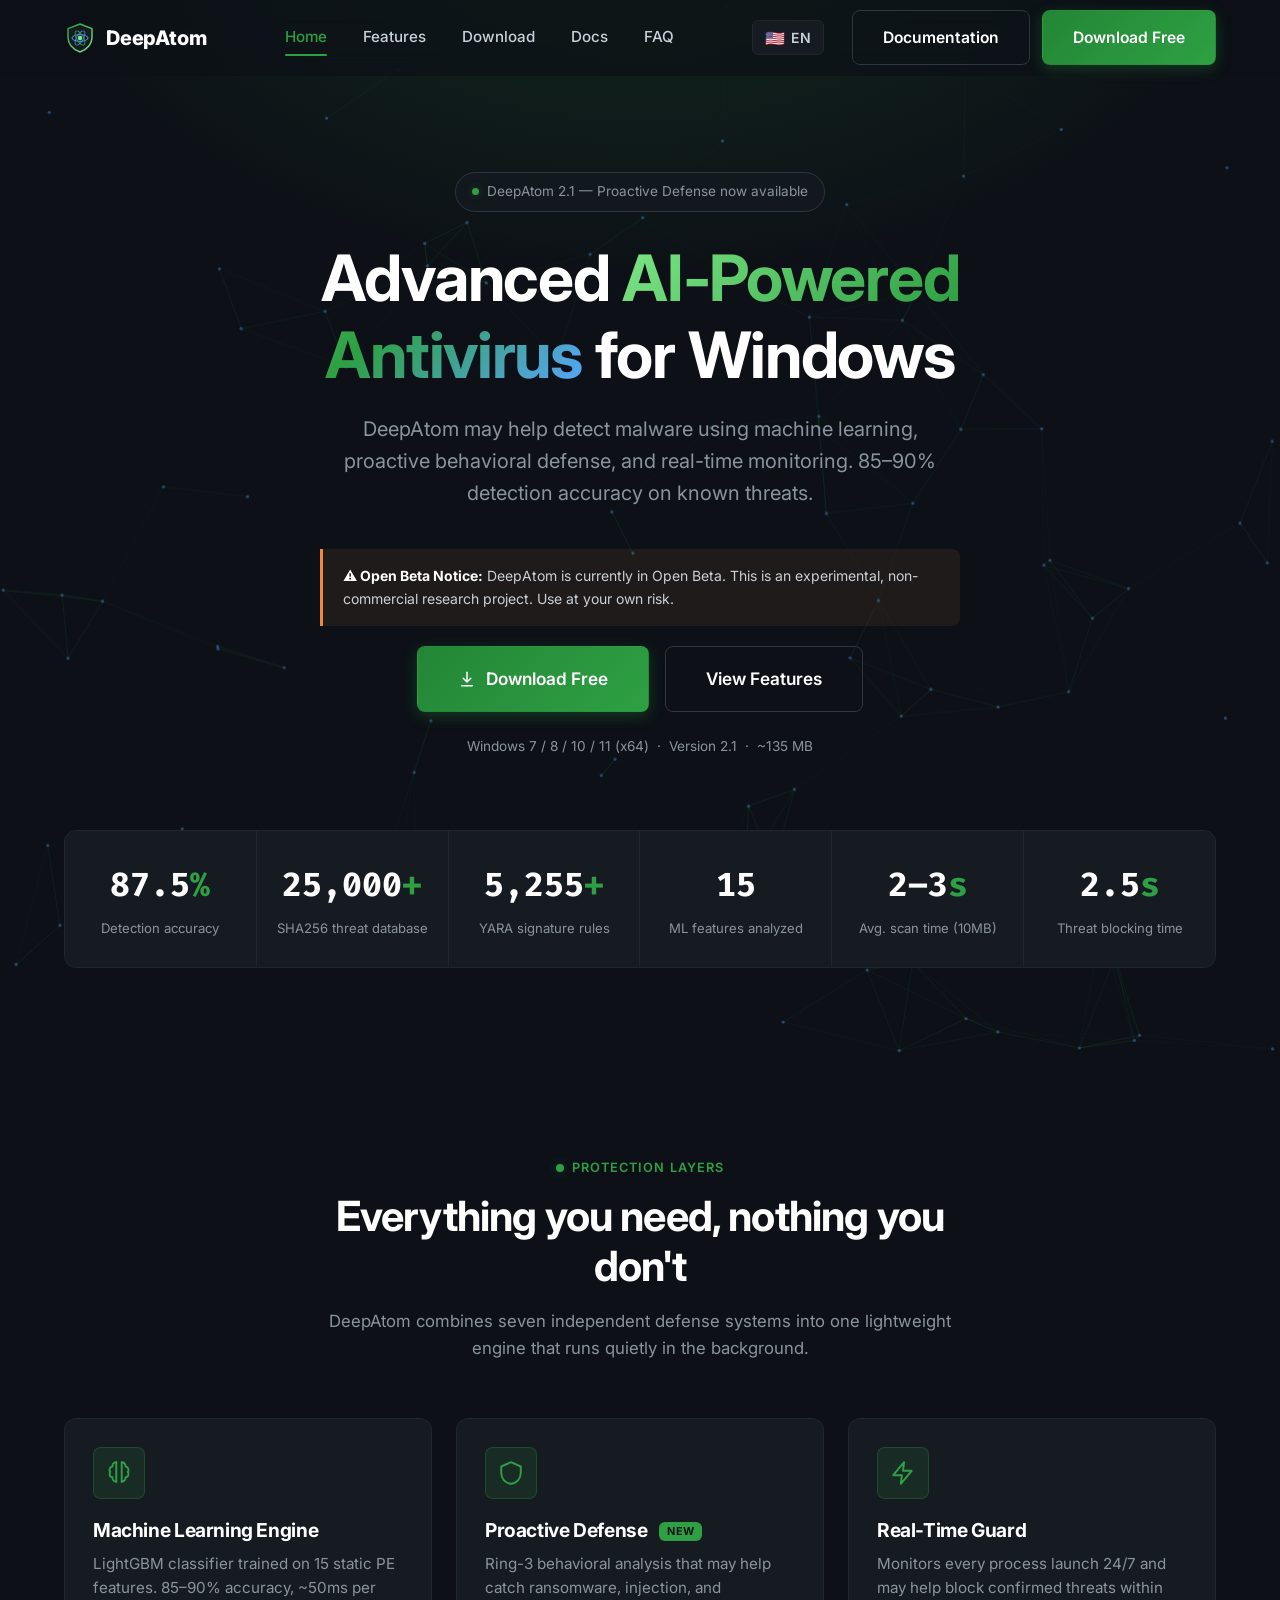
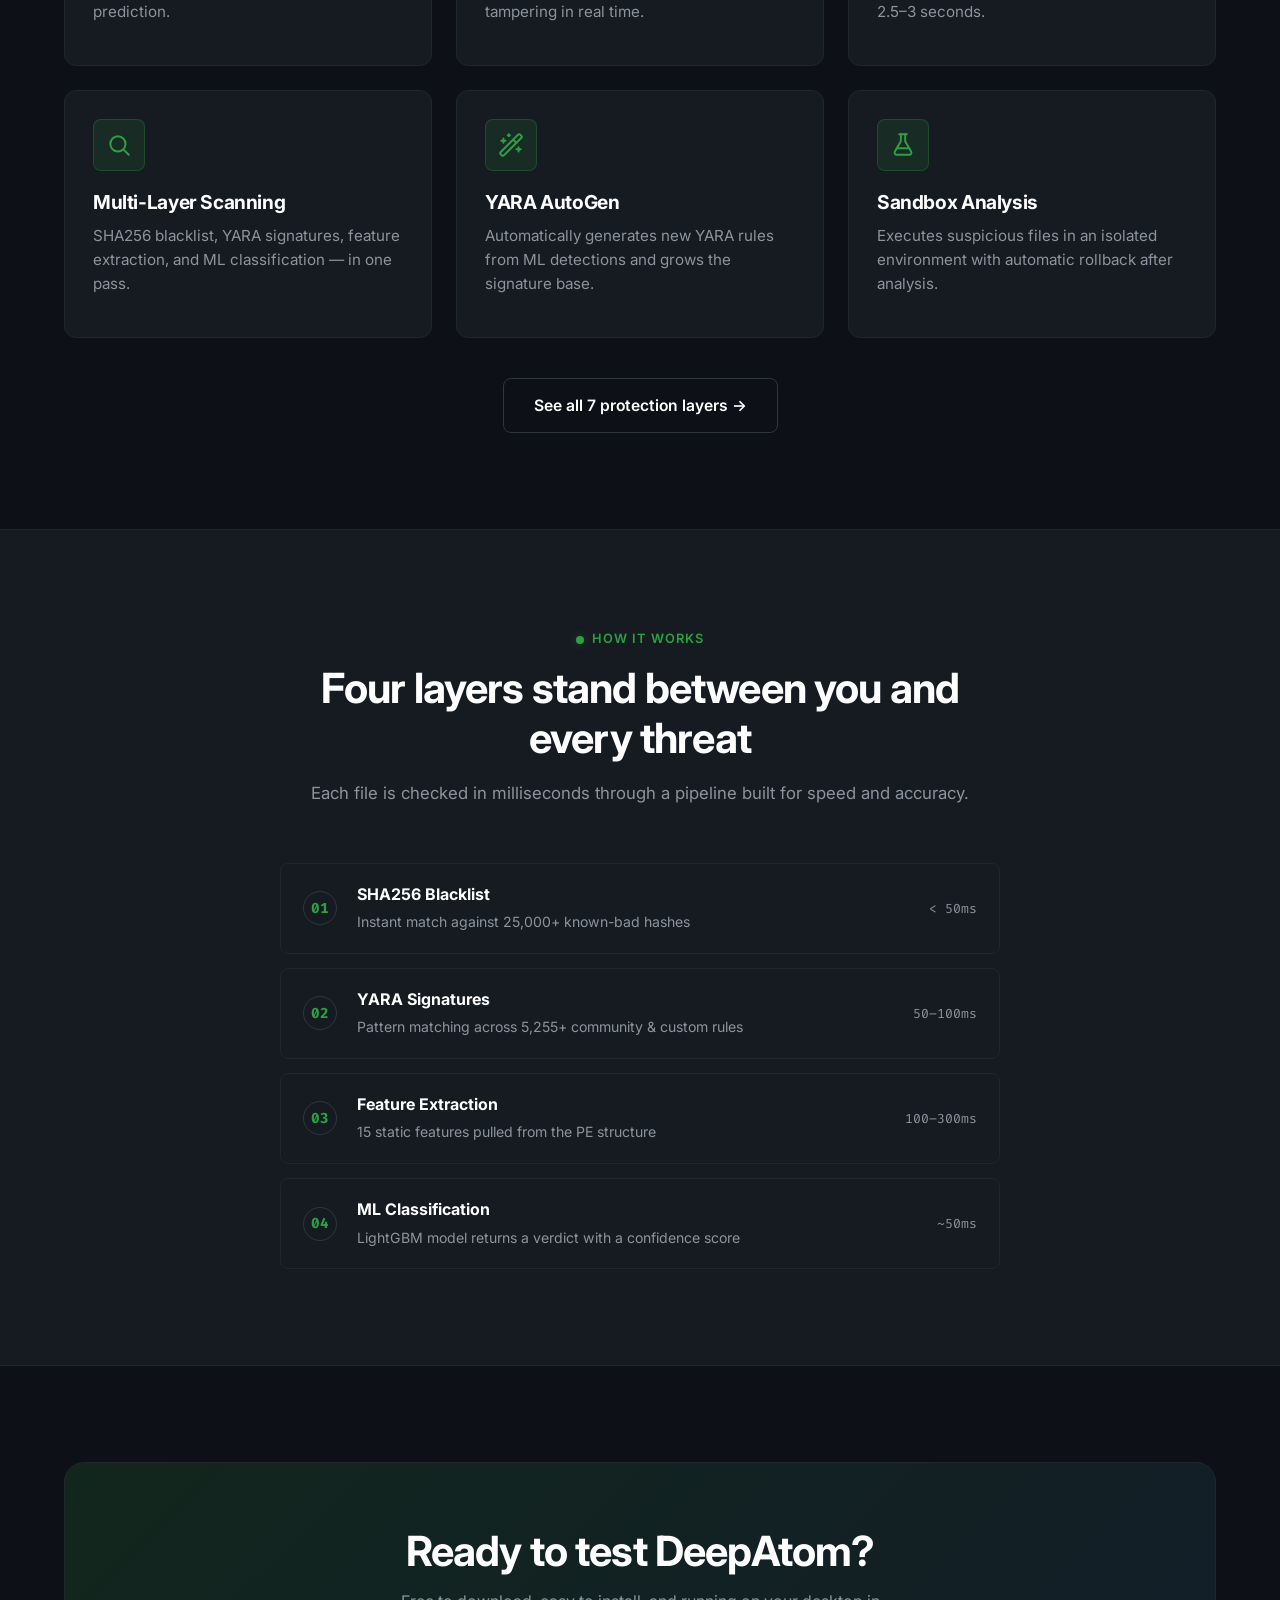
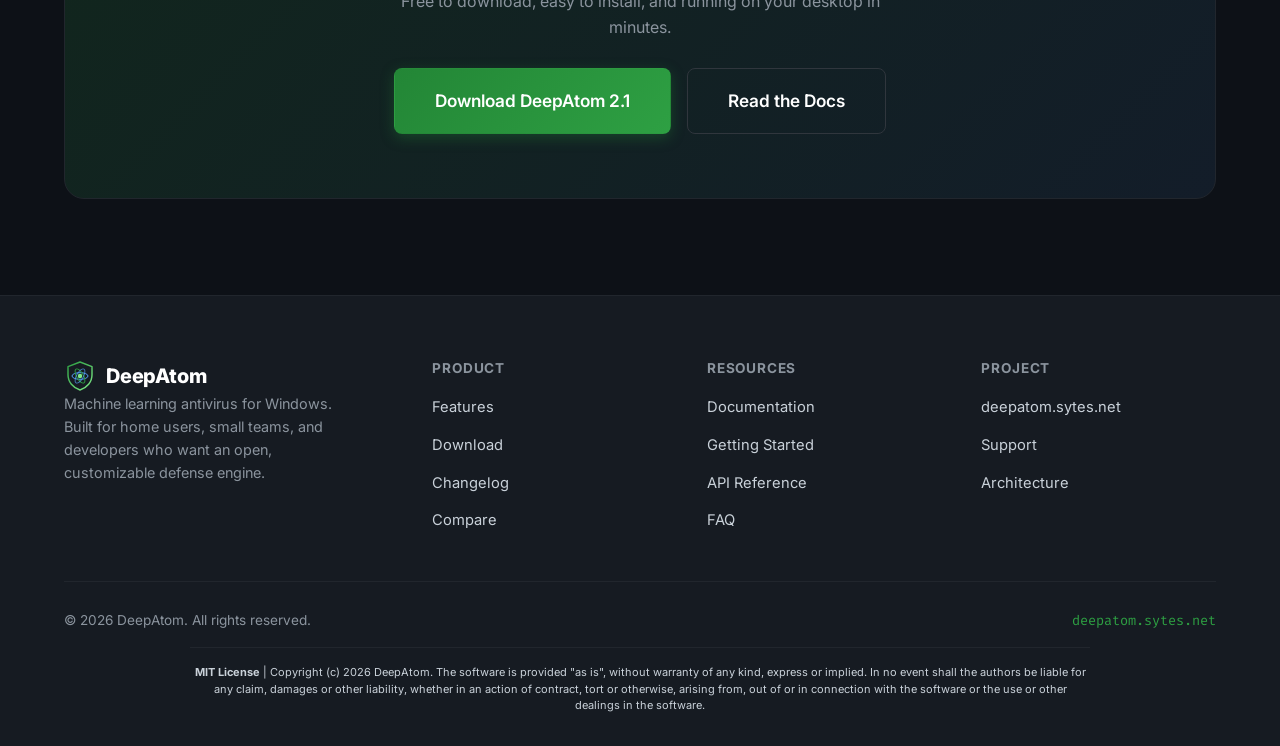
<file: index.html>
<!DOCTYPE html>
<html lang="en">
<head>
  <meta charset="UTF-8">
  <meta name="viewport" content="width=device-width, initial-scale=1.0">
  <title>DeepAtom — AI-Powered Antivirus for Windows</title>
  <meta name="description" content="DeepAtom is a machine learning-powered antivirus for Windows combining static analysis, proactive behavioral defense, and real-time monitoring.">
  <link rel="canonical" href="https://deepatom.sytes.net/">
  <meta property="og:title" content="DeepAtom — AI-Powered Antivirus for Windows">
  <meta property="og:description" content="Machine learning detection, proactive defense, and real-time monitoring for Windows.">
  <meta property="og:type" content="website">
  <meta property="og:url" content="https://deepatom.sytes.net/">
  <link rel="icon" type="image/svg+xml" href="images/favicon.svg">

  <link rel="preconnect" href="https://fonts.googleapis.com">
  <link rel="preconnect" href="https://fonts.gstatic.com" crossorigin>
  <link href="https://fonts.googleapis.com/css2?family=Inter:wght@400;500;600;700;800&family=Fira+Code:wght@400;500&display=swap" rel="stylesheet">

  <link rel="stylesheet" href="css/style.css">
  <link rel="stylesheet" href="css/animations.css">
  <link rel="stylesheet" href="css/lang-switcher.css">
</head>
<body>

  <header class="site-header">
    <div class="container nav-wrap">
      <a href="index.html" class="logo">
        <img src="images/logo.svg" alt="DeepAtom" class="logo-mark">
        DeepAtom
      </a>

      <nav class="main-nav">
        <a href="index.html" class="active">Home</a>
        <a href="features.html">Features</a>
        <a href="download.html">Download</a>
        <a href="docs.html">Docs</a>
        <a href="faq.html">FAQ</a>
      </nav>

      <div class="header-actions">
        <a href="docs.html" class="btn btn-ghost">Documentation</a>
        <a href="download.html" class="btn btn-primary">Download Free</a>
        <button class="nav-toggle" aria-label="Toggle navigation" aria-expanded="false">
          <span></span><span></span><span></span>
        </button>
      </div>
    </div>
  </header>

  <main>
    <!-- ================= HERO ================= -->
    <section class="hero">
      <canvas class="hero-canvas"></canvas>
      <div class="container hero-inner">
        <div class="hero-badge">
          <span class="dot"></span>
          DeepAtom 2.1 — Proactive Defense now available
        </div>

        <h1>Advanced <span class="highlight">AI-Powered Antivirus</span> for Windows</h1>

        <p class="hero-sub">
          DeepAtom may help detect malware using machine learning, proactive behavioral defense,
          and real-time monitoring. 85–90% detection accuracy on known threats.
        </p>

        <div class="callout warn" style="max-width:640px; margin:20px auto; text-align:left; font-size:14px;">
          <strong>⚠️ Open Beta Notice:</strong> DeepAtom is currently in Open Beta. This is an experimental, non-commercial research project. Use at your own risk.
        </div>

        <div class="hero-cta">
          <a href="download.html" class="btn btn-primary btn-lg">
            <svg class="dl-icon" viewBox="0 0 24 24" fill="none" stroke="currentColor" stroke-width="2" stroke-linecap="round" stroke-linejoin="round"><path d="M12 3v12"/><path d="M7 11l5 5 5-5"/><path d="M5 21h14"/></svg>
            Download Free
          </a>
          <a href="features.html" class="btn btn-ghost btn-lg">View Features</a>
        </div>

        <p class="hero-meta">Windows 7 / 8 / 10 / 11 (x64) &nbsp;·&nbsp; Version 2.1 &nbsp;·&nbsp; ~135 MB</p>
      </div>

      <div class="container">
        <div class="stats-strip">
          <div class="stat-item">
            <div class="stat-number"><span data-count="87.5" data-decimals="1">0</span><span class="suffix">%</span></div>
            <div class="stat-label">Detection accuracy</div>
          </div>
          <div class="stat-item">
            <div class="stat-number"><span data-count="25000">0</span><span class="suffix">+</span></div>
            <div class="stat-label">SHA256 threat database</div>
          </div>
          <div class="stat-item">
            <div class="stat-number"><span data-count="5255">0</span><span class="suffix">+</span></div>
            <div class="stat-label">YARA signature rules</div>
          </div>
          <div class="stat-item">
            <div class="stat-number"><span data-count="15">0</span></div>
            <div class="stat-label">ML features analyzed</div>
          </div>
          <div class="stat-item">
            <div class="stat-number">2–3<span class="suffix">s</span></div>
            <div class="stat-label">Avg. scan time (10MB)</div>
          </div>
          <div class="stat-item">
            <div class="stat-number">2.5<span class="suffix">s</span></div>
            <div class="stat-label">Threat blocking time</div>
          </div>
        </div>
      </div>
    </section>

    <!-- ================= FEATURES PREVIEW ================= -->
    <section class="section-pad" id="features">
      <div class="container">
        <div class="section-head reveal">
          <div class="eyebrow">Protection layers</div>
          <h2>Everything you need, nothing you don't</h2>
          <p>DeepAtom combines seven independent defense systems into one lightweight engine that runs quietly in the background.</p>
        </div>

        <div class="grid grid-3">
          <div class="card card-accent reveal d1">
            <div class="card-icon">
              <svg viewBox="0 0 24 24" fill="none" stroke="currentColor" stroke-width="1.8" stroke-linecap="round" stroke-linejoin="round"><path d="M9.5 2a3.5 3.5 0 0 0-3.5 3.5V6a3 3 0 0 0-2 5 3 3 0 0 0 2 5v.5A3.5 3.5 0 0 0 9.5 20"/><path d="M14.5 2A3.5 3.5 0 0 1 18 5.5V6a3 3 0 0 1 2 5 3 3 0 0 1-2 5v.5a3.5 3.5 0 0 1-3.5 3.5"/><path d="M9.5 2v18M14.5 2v18"/></svg>
            </div>
            <h3>Machine Learning Engine</h3>
            <p>LightGBM classifier trained on 15 static PE features. 85–90% accuracy, ~50ms per prediction.</p>
          </div>

          <div class="card card-accent reveal d2">
            <div class="card-icon">
              <svg viewBox="0 0 24 24" fill="none" stroke="currentColor" stroke-width="1.8" stroke-linecap="round" stroke-linejoin="round"><path d="M12 2 3 6v6c0 5.2 3.8 9.4 9 10 5.2-.6 9-4.8 9-10V6l-9-4Z"/></svg>
            </div>
            <h3>Proactive Defense <span class="tag-new">New</span></h3>
            <p>Ring-3 behavioral analysis that may help catch ransomware, injection, and tampering in real time.</p>
          </div>

          <div class="card card-accent reveal d3">
            <div class="card-icon">
              <svg viewBox="0 0 24 24" fill="none" stroke="currentColor" stroke-width="1.8" stroke-linecap="round" stroke-linejoin="round"><path d="M13 2 3 14h8l-1 8 10-12h-8l1-8Z"/></svg>
            </div>
            <h3>Real-Time Guard</h3>
            <p>Monitors every process launch 24/7 and may help block confirmed threats within 2.5–3 seconds.</p>
          </div>

          <div class="card card-accent reveal d4">
            <div class="card-icon">
              <svg viewBox="0 0 24 24" fill="none" stroke="currentColor" stroke-width="1.8" stroke-linecap="round" stroke-linejoin="round"><circle cx="11" cy="11" r="7"/><path d="m21 21-4.3-4.3"/></svg>
            </div>
            <h3>Multi-Layer Scanning</h3>
            <p>SHA256 blacklist, YARA signatures, feature extraction, and ML classification — in one pass.</p>
          </div>

          <div class="card card-accent reveal d5">
            <div class="card-icon">
              <svg viewBox="0 0 24 24" fill="none" stroke="currentColor" stroke-width="1.8" stroke-linecap="round" stroke-linejoin="round"><path d="m21.64 3.64-1.28-1.28a1.21 1.21 0 0 0-1.72 0L2.36 18.64a1.21 1.21 0 0 0 0 1.72l1.28 1.28a1.2 1.2 0 0 0 1.72 0L21.64 5.36a1.2 1.2 0 0 0 0-1.72Z"/><path d="m14 7 3 3"/><path d="M5 6v4M19 14v4M10 2v2M7 8H3M21 16h-4M11 3H9"/></svg>
            </div>
            <h3>YARA AutoGen</h3>
            <p>Automatically generates new YARA rules from ML detections and grows the signature base.</p>
          </div>

          <div class="card card-accent reveal d6">
            <div class="card-icon">
              <svg viewBox="0 0 24 24" fill="none" stroke="currentColor" stroke-width="1.8" stroke-linecap="round" stroke-linejoin="round"><path d="M10 2v6.5L4.5 18a2 2 0 0 0 1.7 3h11.6a2 2 0 0 0 1.7-3L14 8.5V2"/><path d="M8.5 2h7"/><path d="M7 15h10"/></svg>
            </div>
            <h3>Sandbox Analysis</h3>
            <p>Executes suspicious files in an isolated environment with automatic rollback after analysis.</p>
          </div>
        </div>

        <div class="text-center reveal" style="margin-top:40px;">
          <a href="features.html" class="btn btn-ghost">See all 7 protection layers →</a>
        </div>
      </div>
    </section>

    <!-- ================= HOW IT WORKS ================= -->
    <section class="section-pad" style="background: var(--bg-secondary); border-top: 1px solid var(--border); border-bottom: 1px solid var(--border);">
      <div class="container">
        <div class="section-head reveal">
          <div class="eyebrow">How it works</div>
          <h2>Four layers stand between you and every threat</h2>
          <p>Each file is checked in milliseconds through a pipeline built for speed and accuracy.</p>
        </div>

        <div class="layers reveal">
          <div class="layer-row">
            <div class="layer-num">01</div>
            <div class="layer-body"><strong>SHA256 Blacklist</strong><span>Instant match against 25,000+ known-bad hashes</span></div>
            <div class="layer-time">&lt; 50ms</div>
          </div>
          <div class="layer-row">
            <div class="layer-num">02</div>
            <div class="layer-body"><strong>YARA Signatures</strong><span>Pattern matching across 5,255+ community & custom rules</span></div>
            <div class="layer-time">50–100ms</div>
          </div>
          <div class="layer-row">
            <div class="layer-num">03</div>
            <div class="layer-body"><strong>Feature Extraction</strong><span>15 static features pulled from the PE structure</span></div>
            <div class="layer-time">100–300ms</div>
          </div>
          <div class="layer-row">
            <div class="layer-num">04</div>
            <div class="layer-body"><strong>ML Classification</strong><span>LightGBM model returns a verdict with a confidence score</span></div>
            <div class="layer-time">~50ms</div>
          </div>
        </div>
      </div>
    </section>

    <!-- ================= CTA ================= -->
    <section class="section-pad">
      <div class="container">
        <div class="cta-banner reveal">
          <h2>Ready to test DeepAtom?</h2>
          <p>Free to download, easy to install, and running on your desktop in minutes.</p>
          <div class="hero-cta" style="margin-bottom:0;">
            <a href="download.html" class="btn btn-primary btn-lg">Download DeepAtom 2.1</a>
            <a href="docs.html" class="btn btn-ghost btn-lg">Read the Docs</a>
          </div>
        </div>
      </div>
    </section>
  </main>

  <footer class="site-footer">
    <div class="container">
      <div class="footer-grid">
        <div class="footer-brand">
          <a href="index.html" class="logo">
            <img src="images/logo.svg" alt="DeepAtom" class="logo-mark">
            DeepAtom
          </a>
          <p>Machine learning antivirus for Windows. Built for home users, small teams, and developers who want an open, customizable defense engine.</p>
        </div>
        <div class="footer-col">
          <h4>Product</h4>
          <ul>
            <li><a href="features.html">Features</a></li>
            <li><a href="download.html">Download</a></li>
            <li><a href="download.html#changelog">Changelog</a></li>
            <li><a href="features.html#comparison">Compare</a></li>
          </ul>
        </div>
        <div class="footer-col">
          <h4>Resources</h4>
          <ul>
            <li><a href="docs.html">Documentation</a></li>
            <li><a href="docs.html#getting-started">Getting Started</a></li>
            <li><a href="docs.html#api-reference">API Reference</a></li>
            <li><a href="faq.html">FAQ</a></li>
          </ul>
        </div>
        <div class="footer-col">
          <h4>Project</h4>
          <ul>
            <li><a href="https://deepatom.sytes.net">deepatom.sytes.net</a></li>
            <li><a href="faq.html">Support</a></li>
            <li><a href="docs.html#architecture">Architecture</a></li>
          </ul>
        </div>
      </div>
      <div class="footer-bottom">
        <span>© <span data-year>2026</span> DeepAtom. All rights reserved.</span>
        <span class="footer-domain">deepatom.sytes.net</span>
      </div>
      <div style="max-width:900px; margin:16px auto 0; padding-top:16px; border-top:1px solid var(--border); font-size:11px; line-height:1.5; color:var(--text-tertiary); text-align:center;">
        <strong>MIT License</strong> | Copyright (c) 2026 DeepAtom. The software is provided "as is", without warranty of any kind, express or implied. In no event shall the authors be liable for any claim, damages or other liability, whether in an action of contract, tort or otherwise, arising from, out of or in connection with the software or the use or other dealings in the software.
      </div>
    </div>
  </footer>

  <button class="back-to-top" aria-label="Back to top">
    <svg viewBox="0 0 24 24" width="20" height="20" fill="none" stroke="currentColor" stroke-width="2" stroke-linecap="round" stroke-linejoin="round"><path d="M12 19V5"/><path d="m5 12 7-7 7 7"/></svg>
  </button>

  <script src="js/main.js"></script>
  <script src="js/animations.js"></script>
  <script src="js/lang-switcher.js"></script>
</body>
</html>
</file>
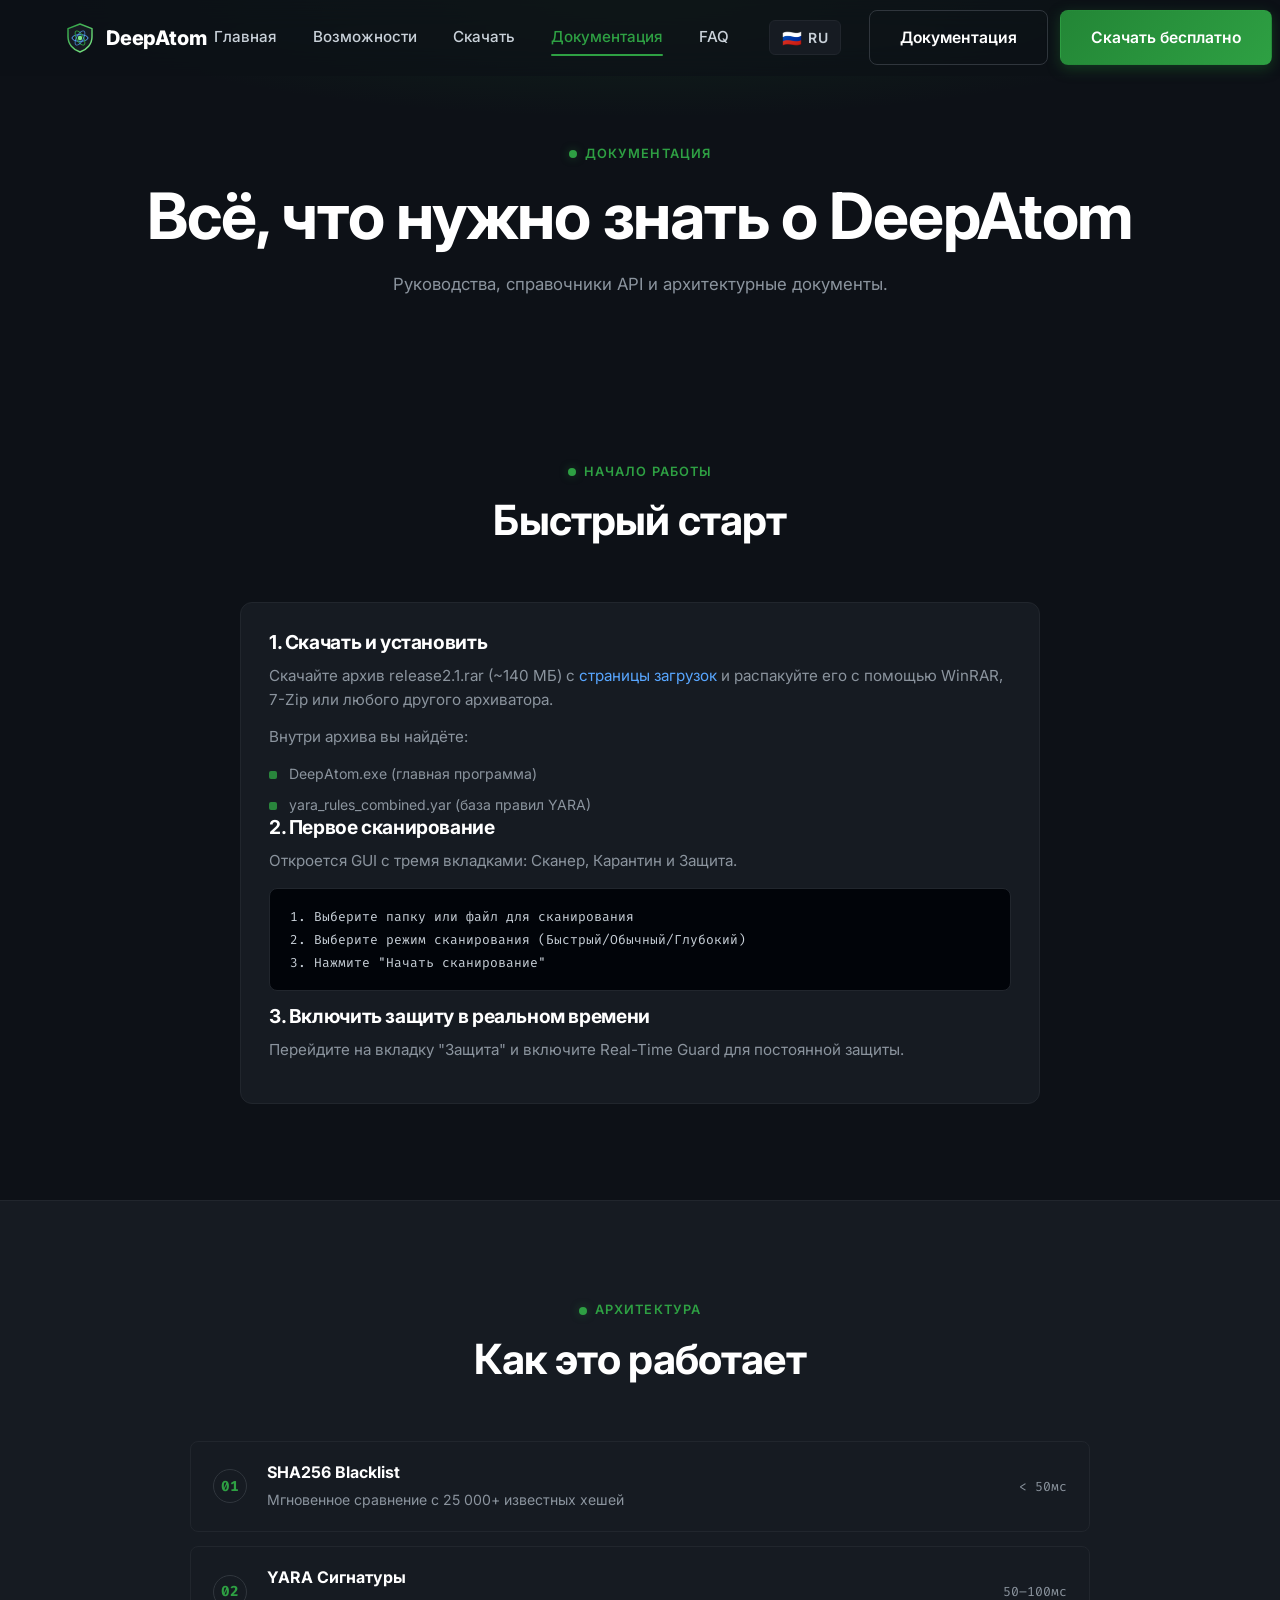
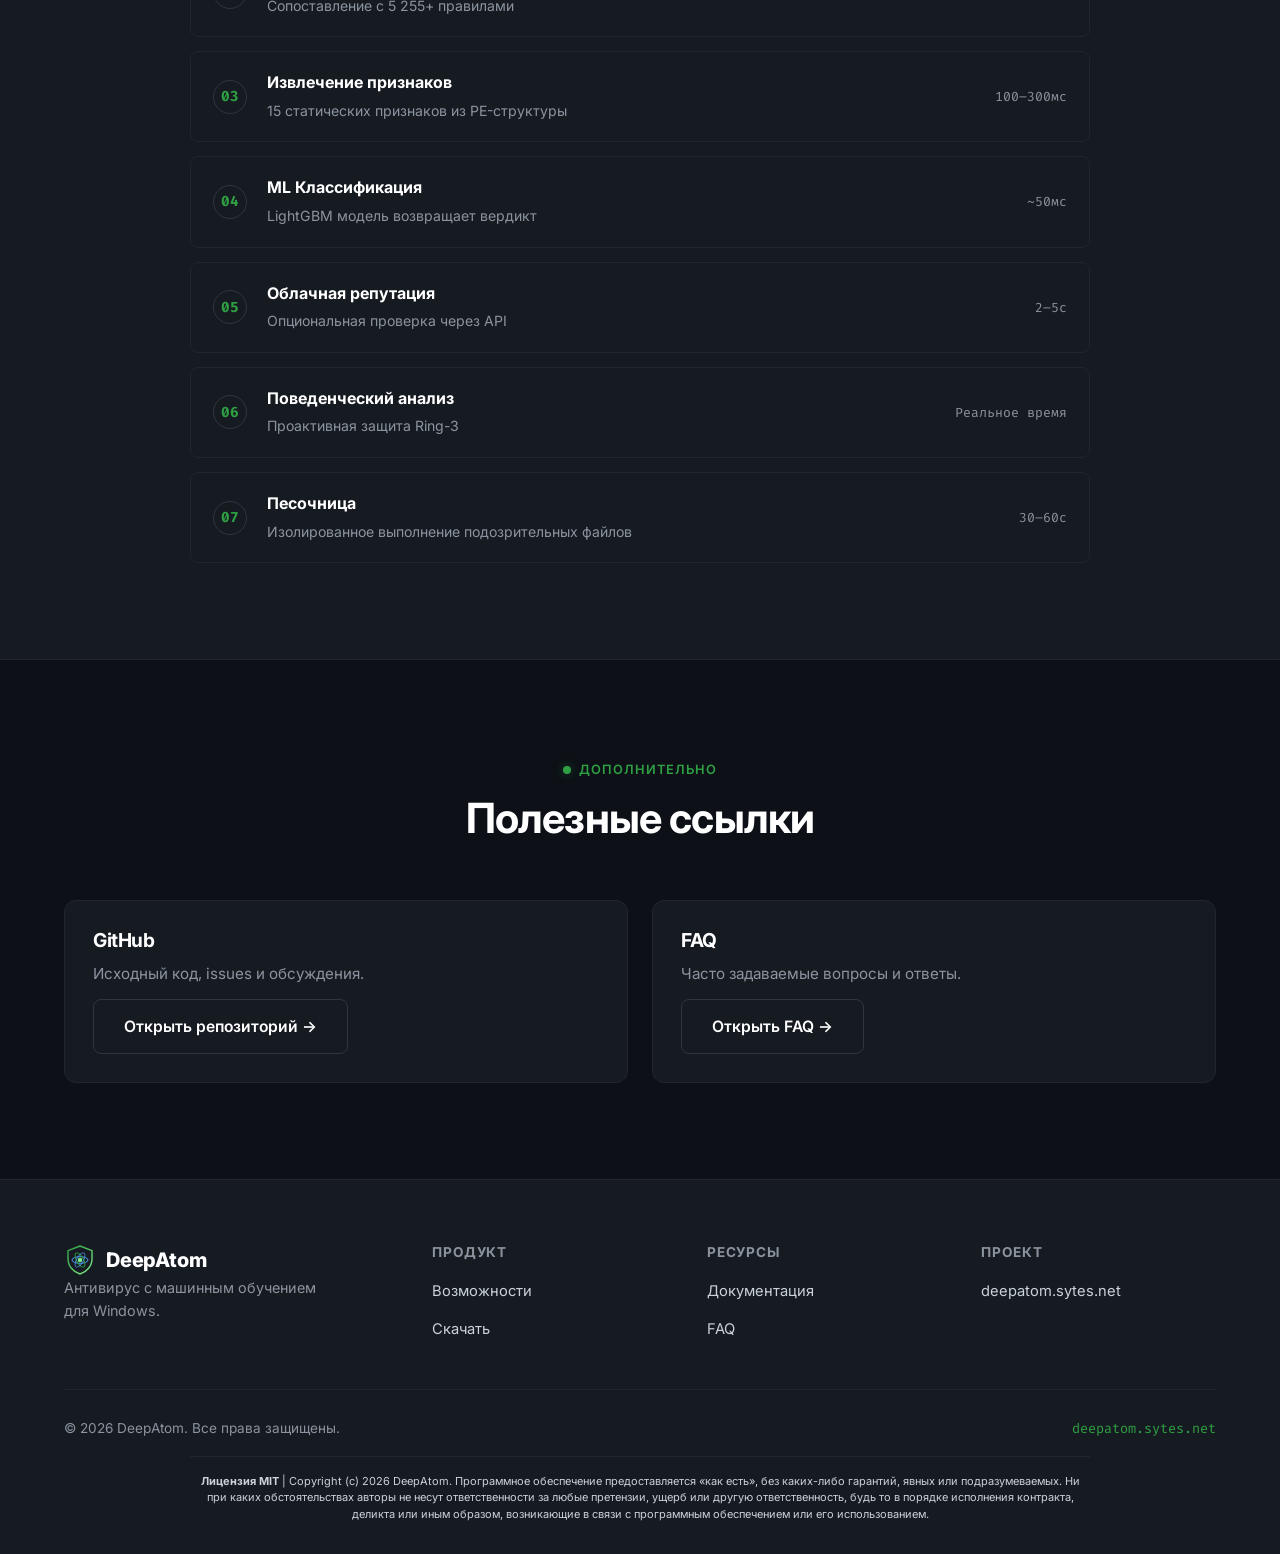
<file: docs-ru.html>
<!DOCTYPE html>
<html lang="ru">
<head>
  <meta charset="UTF-8">
  <meta name="viewport" content="width=device-width, initial-scale=1.0">
  <title>Документация — DeepAtom Антивирус</title>
  <meta name="description" content="Документация DeepAtom: начало работы, архитектура, API и руководства.">
  <link rel="canonical" href="https://deepatom.sytes.net/docs-ru.html">
  <link rel="icon" type="image/svg+xml" href="images/favicon.svg">

  <link rel="preconnect" href="https://fonts.googleapis.com">
  <link rel="preconnect" href="https://fonts.gstatic.com" crossorigin>
  <link href="https://fonts.googleapis.com/css2?family=Inter:wght@400;500;600;700;800&family=Fira+Code:wght@400;500&display=swap" rel="stylesheet">

  <link rel="stylesheet" href="css/style.css">
  <link rel="stylesheet" href="css/animations.css">
  <link rel="stylesheet" href="css/lang-switcher.css">
</head>
<body>

  <header class="site-header">
    <div class="container nav-wrap">
      <a href="index-ru.html" class="logo">
        <img src="images/logo.svg" alt="DeepAtom" class="logo-mark">
        DeepAtom
      </a>
      <nav class="main-nav">
        <a href="index-ru.html">Главная</a>
        <a href="features-ru.html">Возможности</a>
        <a href="download-ru.html">Скачать</a>
        <a href="docs-ru.html" class="active">Документация</a>
        <a href="faq-ru.html">FAQ</a>
      </nav>
      <div class="header-actions">
        <a href="docs-ru.html" class="btn btn-ghost">Документация</a>
        <a href="download-ru.html" class="btn btn-primary">Скачать бесплатно</a>
        <button class="nav-toggle" aria-label="Переключить навигацию" aria-expanded="false">
          <span></span><span></span><span></span>
        </button>
      </div>
    </div>
  </header>

  <main>
    <section class="page-hero">
      <div class="container">
        <div class="eyebrow">Документация</div>
        <h1>Всё, что нужно знать о DeepAtom</h1>
        <p>Руководства, справочники API и архитектурные документы.</p>
      </div>
    </section>

    <section class="section-pad" id="getting-started">
      <div class="container">
        <div class="section-head reveal">
          <div class="eyebrow">Начало работы</div>
          <h2>Быстрый старт</h2>
        </div>

        <div class="card reveal" style="max-width:800px; margin:0 auto;">
          <h3>1. Скачать и установить</h3>
          <p>Скачайте архив release2.1.rar (~140 МБ) с <a href="download-ru.html">страницы загрузок</a> и распакуйте его с помощью WinRAR, 7-Zip или любого другого архиватора.</p>
          <p>Внутри архива вы найдёте:</p>
          <ul>
            <li>DeepAtom.exe (главная программа)</li>
            <li>yara_rules_combined.yar (база правил YARA)</li>
          </ul>

          <h3>2. Первое сканирование</h3>
          <p>Откроется GUI с тремя вкладками: Сканер, Карантин и Защита.</p>
          <pre><code>1. Выберите папку или файл для сканирования
2. Выберите режим сканирования (Быстрый/Обычный/Глубокий)
3. Нажмите "Начать сканирование"</code></pre>

          <h3>3. Включить защиту в реальном времени</h3>
          <p>Перейдите на вкладку "Защита" и включите Real-Time Guard для постоянной защиты.</p>
        </div>
      </div>
    </section>

    <section class="section-pad" style="background: var(--bg-secondary); border-top: 1px solid var(--border); border-bottom: 1px solid var(--border);" id="architecture">
      <div class="container">
        <div class="section-head reveal">
          <div class="eyebrow">Архитектура</div>
          <h2>Как это работает</h2>
        </div>

        <div class="layers reveal" style="max-width:900px; margin:0 auto;">
          <div class="layer-row">
            <div class="layer-num">01</div>
            <div class="layer-body"><strong>SHA256 Blacklist</strong><span>Мгновенное сравнение с 25 000+ известных хешей</span></div>
            <div class="layer-time">&lt; 50мс</div>
          </div>
          <div class="layer-row">
            <div class="layer-num">02</div>
            <div class="layer-body"><strong>YARA Сигнатуры</strong><span>Сопоставление с 5 255+ правилами</span></div>
            <div class="layer-time">50–100мс</div>
          </div>
          <div class="layer-row">
            <div class="layer-num">03</div>
            <div class="layer-body"><strong>Извлечение признаков</strong><span>15 статических признаков из PE-структуры</span></div>
            <div class="layer-time">100–300мс</div>
          </div>
          <div class="layer-row">
            <div class="layer-num">04</div>
            <div class="layer-body"><strong>ML Классификация</strong><span>LightGBM модель возвращает вердикт</span></div>
            <div class="layer-time">~50мс</div>
          </div>
          <div class="layer-row">
            <div class="layer-num">05</div>
            <div class="layer-body"><strong>Облачная репутация</strong><span>Опциональная проверка через API</span></div>
            <div class="layer-time">2–5с</div>
          </div>
          <div class="layer-row">
            <div class="layer-num">06</div>
            <div class="layer-body"><strong>Поведенческий анализ</strong><span>Проактивная защита Ring-3</span></div>
            <div class="layer-time">Реальное время</div>
          </div>
          <div class="layer-row">
            <div class="layer-num">07</div>
            <div class="layer-body"><strong>Песочница</strong><span>Изолированное выполнение подозрительных файлов</span></div>
            <div class="layer-time">30–60с</div>
          </div>
        </div>
      </div>
    </section>

    <section class="section-pad">
      <div class="container">
        <div class="section-head reveal">
          <div class="eyebrow">Дополнительно</div>
          <h2>Полезные ссылки</h2>
        </div>

        <div class="grid grid-2 reveal">
          <div class="card">
            <h3>GitHub</h3>
            <p>Исходный код, issues и обсуждения.</p>
            <a href="https://github.com/t0629971-cmd/DeepAtomCloudV2" class="btn btn-ghost">Открыть репозиторий →</a>
          </div>

          <div class="card">
            <h3>FAQ</h3>
            <p>Часто задаваемые вопросы и ответы.</p>
            <a href="faq-ru.html" class="btn btn-ghost">Открыть FAQ →</a>
          </div>
        </div>
      </div>
    </section>
  </main>

  <footer class="site-footer">
    <div class="container">
      <div class="footer-grid">
        <div class="footer-brand">
          <a href="index-ru.html" class="logo">
            <img src="images/logo.svg" alt="DeepAtom" class="logo-mark">
            DeepAtom
          </a>
          <p>Антивирус с машинным обучением для Windows.</p>
        </div>
        <div class="footer-col">
          <h4>Продукт</h4>
          <ul>
            <li><a href="features-ru.html">Возможности</a></li>
            <li><a href="download-ru.html">Скачать</a></li>
          </ul>
        </div>
        <div class="footer-col">
          <h4>Ресурсы</h4>
          <ul>
            <li><a href="docs-ru.html">Документация</a></li>
            <li><a href="faq-ru.html">FAQ</a></li>
          </ul>
        </div>
        <div class="footer-col">
          <h4>Проект</h4>
          <ul>
            <li><a href="https://deepatom.sytes.net">deepatom.sytes.net</a></li>
          </ul>
        </div>
      </div>
      <div class="footer-bottom">
        <span>© <span data-year>2026</span> DeepAtom. Все права защищены.</span>
        <span class="footer-domain">deepatom.sytes.net</span>
      </div>
      <div style="max-width:900px; margin:16px auto 0; padding-top:16px; border-top:1px solid var(--border); font-size:11px; line-height:1.5; color:var(--text-tertiary); text-align:center;">
        <strong>Лицензия MIT</strong> | Copyright (c) 2026 DeepAtom. Программное обеспечение предоставляется «как есть», без каких-либо гарантий, явных или подразумеваемых. Ни при каких обстоятельствах авторы не несут ответственности за любые претензии, ущерб или другую ответственность, будь то в порядке исполнения контракта, деликта или иным образом, возникающие в связи с программным обеспечением или его использованием.
      </div>
    </div>
  </footer>

  <button class="back-to-top" aria-label="Вверх">
    <svg viewBox="0 0 24 24" width="20" height="20" fill="none" stroke="currentColor" stroke-width="2" stroke-linecap="round" stroke-linejoin="round"><path d="M12 19V5"/><path d="m5 12 7-7 7 7"/></svg>
  </button>

  <script src="js/main.js"></script>
  <script src="js/animations.js"></script>
  <script src="js/lang-switcher.js"></script>
</body>
</html>
</file>
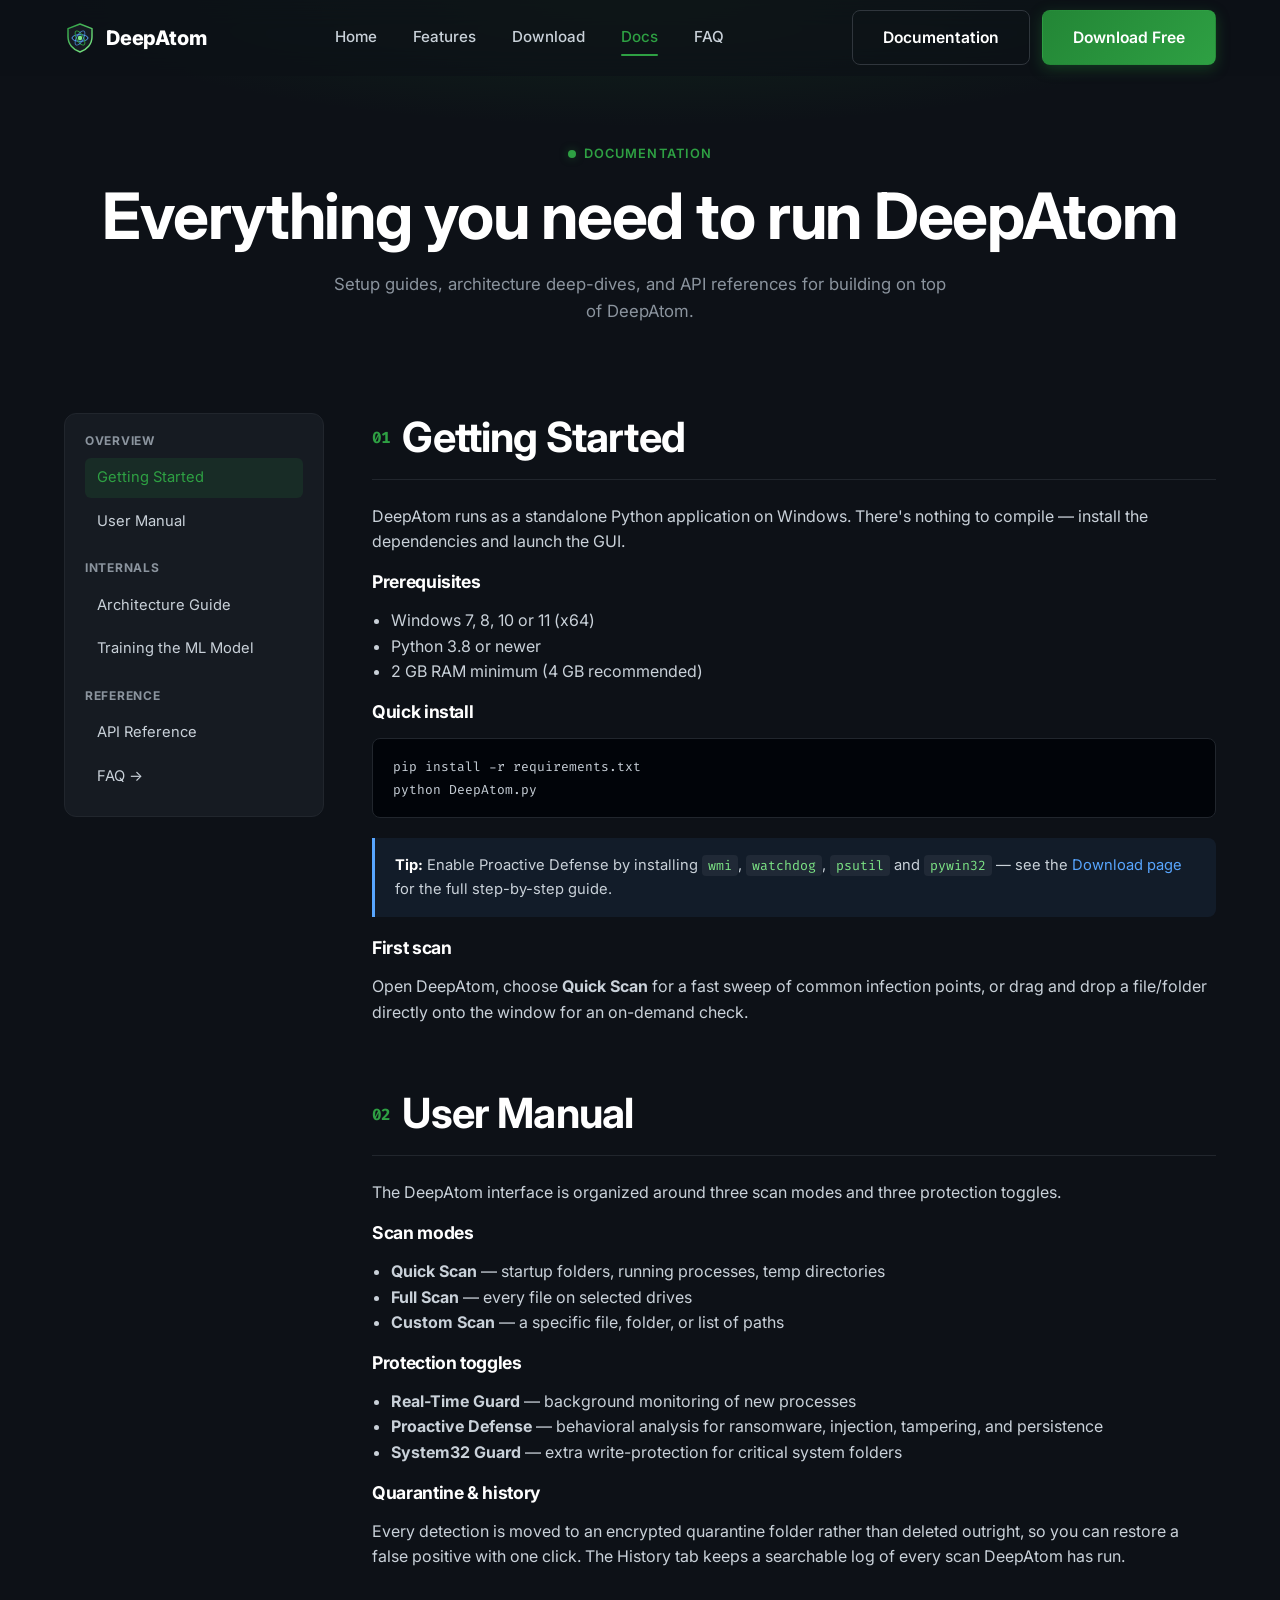
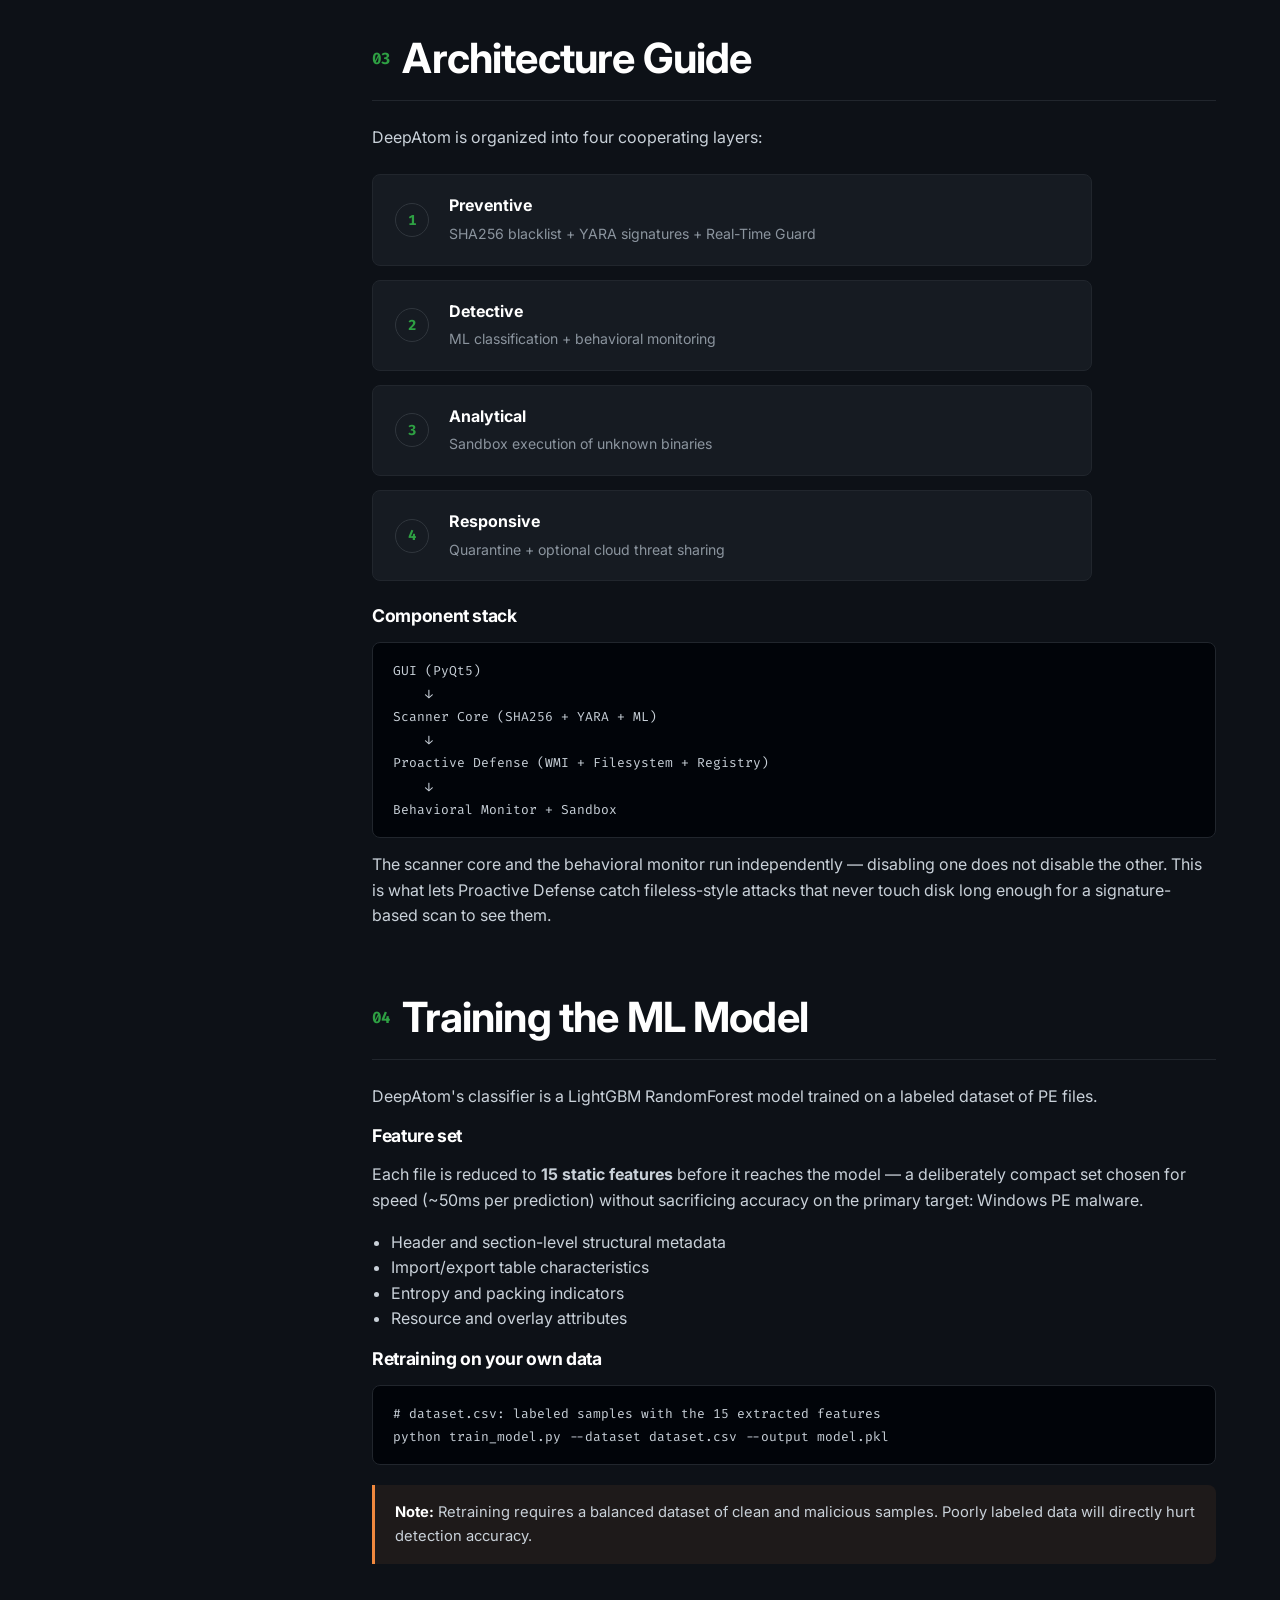
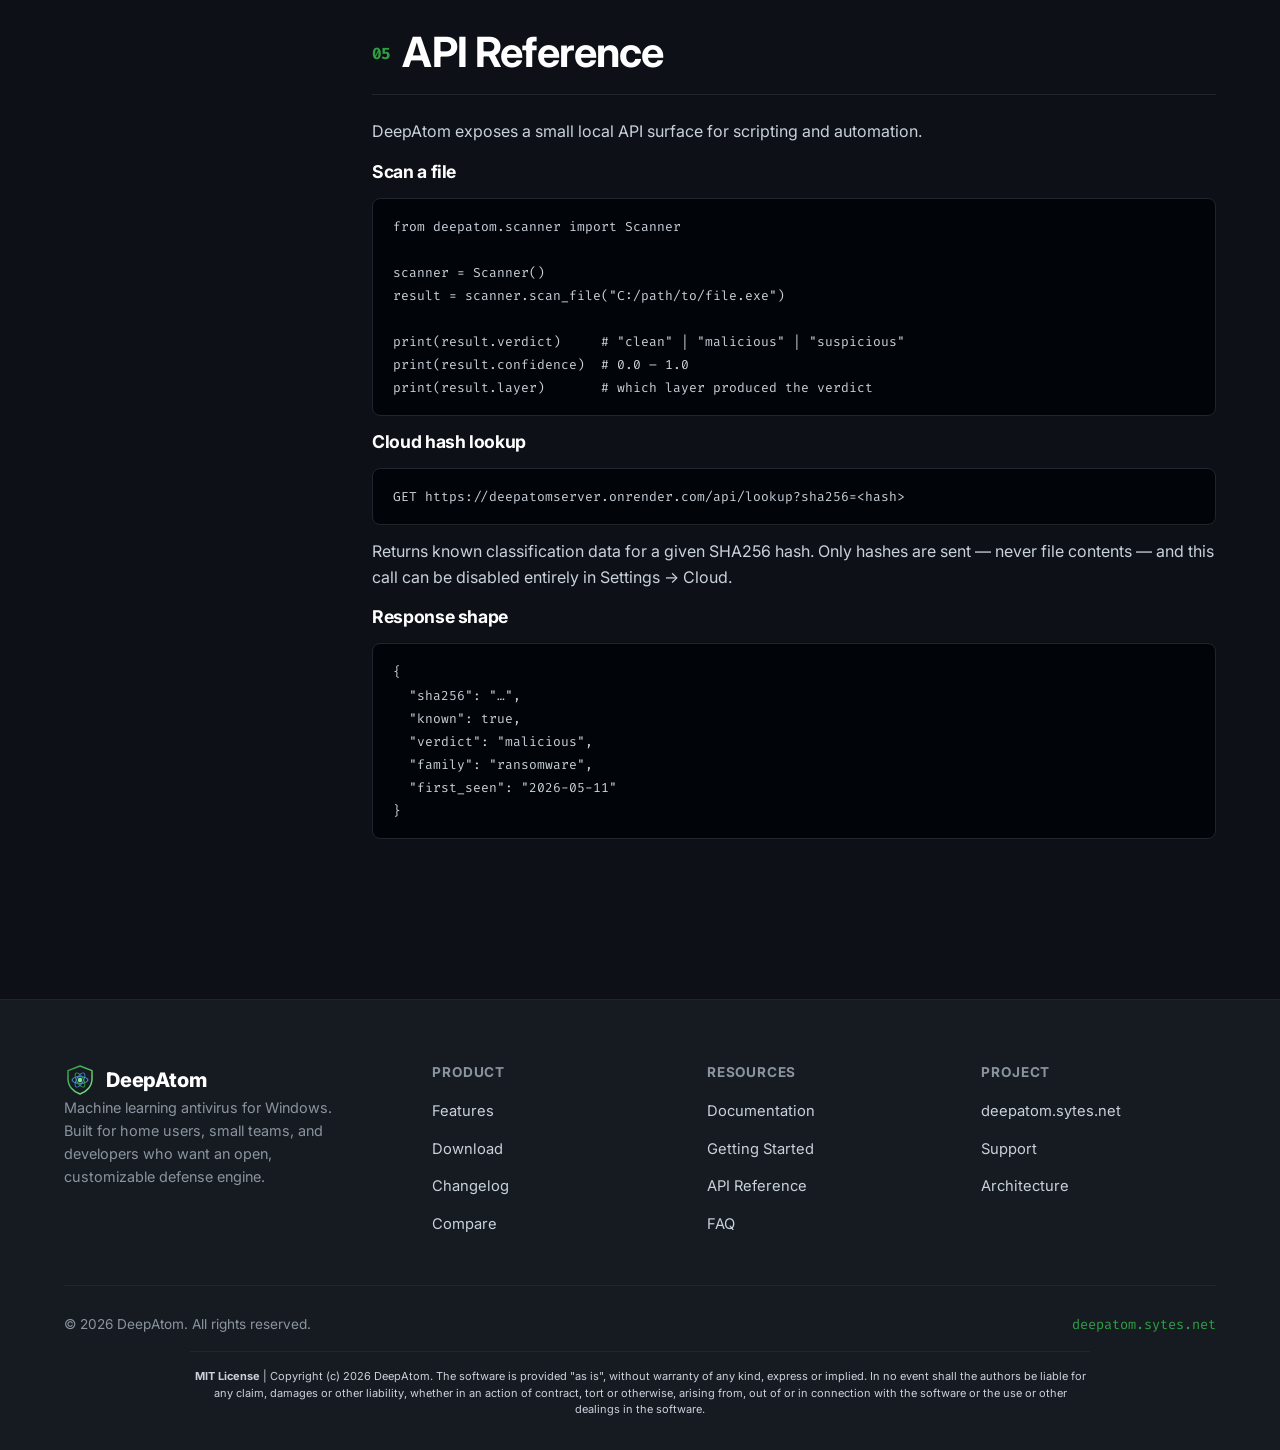
<file: docs.html>
<!DOCTYPE html>
<html lang="en">
<head>
  <meta charset="UTF-8">
  <meta name="viewport" content="width=device-width, initial-scale=1.0">
  <title>Documentation — DeepAtom Antivirus</title>
  <meta name="description" content="DeepAtom documentation: getting started, user manual, architecture guide, API reference, and ML model training.">
  <link rel="canonical" href="https://deepatom.sytes.net/docs.html">
  <link rel="icon" type="image/svg+xml" href="images/favicon.svg">

  <link rel="preconnect" href="https://fonts.googleapis.com">
  <link rel="preconnect" href="https://fonts.gstatic.com" crossorigin>
  <link href="https://fonts.googleapis.com/css2?family=Inter:wght@400;500;600;700;800&family=Fira+Code:wght@400;500&display=swap" rel="stylesheet">

  <link rel="stylesheet" href="css/style.css">
  <link rel="stylesheet" href="css/animations.css">
</head>
<body>

  <header class="site-header">
    <div class="container nav-wrap">
      <a href="index.html" class="logo">
        <img src="images/logo.svg" alt="DeepAtom" class="logo-mark">
        DeepAtom
      </a>
      <nav class="main-nav">
        <a href="index.html">Home</a>
        <a href="features.html">Features</a>
        <a href="download.html">Download</a>
        <a href="docs.html" class="active">Docs</a>
        <a href="faq.html">FAQ</a>
      </nav>
      <div class="header-actions">
        <a href="docs.html" class="btn btn-ghost">Documentation</a>
        <a href="download.html" class="btn btn-primary">Download Free</a>
        <button class="nav-toggle" aria-label="Toggle navigation" aria-expanded="false">
          <span></span><span></span><span></span>
        </button>
      </div>
    </div>
  </header>

  <main>
    <section class="page-hero">
      <div class="container">
        <div class="eyebrow">Documentation</div>
        <h1>Everything you need to run DeepAtom</h1>
        <p>Setup guides, architecture deep-dives, and API references for building on top of DeepAtom.</p>
      </div>
    </section>

    <section class="section-pad" style="padding-top:24px;">
      <div class="container docs-layout">

        <aside class="docs-sidebar">
          <h4>Overview</h4>
          <ul>
            <li><a href="#getting-started" class="active">Getting Started</a></li>
            <li><a href="#user-manual">User Manual</a></li>
          </ul>
          <h4>Internals</h4>
          <ul>
            <li><a href="#architecture">Architecture Guide</a></li>
            <li><a href="#training-ml">Training the ML Model</a></li>
          </ul>
          <h4>Reference</h4>
          <ul>
            <li><a href="#api-reference">API Reference</a></li>
            <li><a href="faq.html">FAQ →</a></li>
          </ul>
        </aside>

        <div class="docs-content">

          <section id="getting-started">
            <h2><span class="doc-num">01</span> Getting Started</h2>
            <p>DeepAtom runs as a standalone Python application on Windows. There's nothing to compile — install the dependencies and launch the GUI.</p>

            <h4>Prerequisites</h4>
            <ul>
              <li>Windows 7, 8, 10 or 11 (x64)</li>
              <li>Python 3.8 or newer</li>
              <li>2 GB RAM minimum (4 GB recommended)</li>
            </ul>

            <h4>Quick install</h4>
            <pre><code>pip install -r requirements.txt
python DeepAtom.py</code></pre>

            <div class="callout">
              <strong>Tip:</strong> Enable Proactive Defense by installing <code>wmi</code>, <code>watchdog</code>, <code>psutil</code> and <code>pywin32</code> — see the <a href="download.html">Download page</a> for the full step-by-step guide.
            </div>

            <h4>First scan</h4>
            <p>Open DeepAtom, choose <strong>Quick Scan</strong> for a fast sweep of common infection points, or drag and drop a file/folder directly onto the window for an on-demand check.</p>
          </section>

          <section id="user-manual">
            <h2><span class="doc-num">02</span> User Manual</h2>
            <p>The DeepAtom interface is organized around three scan modes and three protection toggles.</p>

            <h4>Scan modes</h4>
            <ul>
              <li><strong>Quick Scan</strong> — startup folders, running processes, temp directories</li>
              <li><strong>Full Scan</strong> — every file on selected drives</li>
              <li><strong>Custom Scan</strong> — a specific file, folder, or list of paths</li>
            </ul>

            <h4>Protection toggles</h4>
            <ul>
              <li><strong>Real-Time Guard</strong> — background monitoring of new processes</li>
              <li><strong>Proactive Defense</strong> — behavioral analysis for ransomware, injection, tampering, and persistence</li>
              <li><strong>System32 Guard</strong> — extra write-protection for critical system folders</li>
            </ul>

            <h4>Quarantine &amp; history</h4>
            <p>Every detection is moved to an encrypted quarantine folder rather than deleted outright, so you can restore a false positive with one click. The History tab keeps a searchable log of every scan DeepAtom has run.</p>
          </section>

          <section id="architecture">
            <h2><span class="doc-num">03</span> Architecture Guide</h2>
            <p>DeepAtom is organized into four cooperating layers:</p>

            <div class="layers" style="margin: 24px 0;">
              <div class="layer-row">
                <div class="layer-num">1</div>
                <div class="layer-body"><strong>Preventive</strong><span>SHA256 blacklist + YARA signatures + Real-Time Guard</span></div>
              </div>
              <div class="layer-row">
                <div class="layer-num">2</div>
                <div class="layer-body"><strong>Detective</strong><span>ML classification + behavioral monitoring</span></div>
              </div>
              <div class="layer-row">
                <div class="layer-num">3</div>
                <div class="layer-body"><strong>Analytical</strong><span>Sandbox execution of unknown binaries</span></div>
              </div>
              <div class="layer-row">
                <div class="layer-num">4</div>
                <div class="layer-body"><strong>Responsive</strong><span>Quarantine + optional cloud threat sharing</span></div>
              </div>
            </div>

            <h4>Component stack</h4>
            <pre><code>GUI (PyQt5)
    ↓
Scanner Core (SHA256 + YARA + ML)
    ↓
Proactive Defense (WMI + Filesystem + Registry)
    ↓
Behavioral Monitor + Sandbox</code></pre>

            <p>The scanner core and the behavioral monitor run independently — disabling one does not disable the other. This is what lets Proactive Defense catch fileless-style attacks that never touch disk long enough for a signature-based scan to see them.</p>
          </section>

          <section id="training-ml">
            <h2><span class="doc-num">04</span> Training the ML Model</h2>
            <p>DeepAtom's classifier is a LightGBM RandomForest model trained on a labeled dataset of PE files.</p>

            <h4>Feature set</h4>
            <p>Each file is reduced to <strong>15 static features</strong> before it reaches the model — a deliberately compact set chosen for speed (~50ms per prediction) without sacrificing accuracy on the primary target: Windows PE malware.</p>
            <ul>
              <li>Header and section-level structural metadata</li>
              <li>Import/export table characteristics</li>
              <li>Entropy and packing indicators</li>
              <li>Resource and overlay attributes</li>
            </ul>

            <h4>Retraining on your own data</h4>
            <pre><code># dataset.csv: labeled samples with the 15 extracted features
python train_model.py --dataset dataset.csv --output model.pkl</code></pre>

            <div class="callout warn">
              <strong>Note:</strong> Retraining requires a balanced dataset of clean and malicious samples. Poorly labeled data will directly hurt detection accuracy.
            </div>
          </section>

          <section id="api-reference">
            <h2><span class="doc-num">05</span> API Reference</h2>
            <p>DeepAtom exposes a small local API surface for scripting and automation.</p>

            <h4>Scan a file</h4>
            <pre><code>from deepatom.scanner import Scanner

scanner = Scanner()
result = scanner.scan_file("C:/path/to/file.exe")

print(result.verdict)     # "clean" | "malicious" | "suspicious"
print(result.confidence)  # 0.0 – 1.0
print(result.layer)       # which layer produced the verdict</code></pre>

            <h4>Cloud hash lookup</h4>
            <pre><code>GET https://deepatomserver.onrender.com/api/lookup?sha256=&lt;hash&gt;</code></pre>
            <p>Returns known classification data for a given SHA256 hash. Only hashes are sent — never file contents — and this call can be disabled entirely in Settings → Cloud.</p>

            <h4>Response shape</h4>
            <pre><code>{
  "sha256": "…",
  "known": true,
  "verdict": "malicious",
  "family": "ransomware",
  "first_seen": "2026-05-11"
}</code></pre>
          </section>

        </div>
      </div>
    </section>
  </main>

  <footer class="site-footer">
    <div class="container">
      <div class="footer-grid">
        <div class="footer-brand">
          <a href="index.html" class="logo">
            <img src="images/logo.svg" alt="DeepAtom" class="logo-mark">
            DeepAtom
          </a>
          <p>Machine learning antivirus for Windows. Built for home users, small teams, and developers who want an open, customizable defense engine.</p>
        </div>
        <div class="footer-col">
          <h4>Product</h4>
          <ul>
            <li><a href="features.html">Features</a></li>
            <li><a href="download.html">Download</a></li>
            <li><a href="download.html#changelog">Changelog</a></li>
            <li><a href="features.html#comparison">Compare</a></li>
          </ul>
        </div>
        <div class="footer-col">
          <h4>Resources</h4>
          <ul>
            <li><a href="docs.html">Documentation</a></li>
            <li><a href="docs.html#getting-started">Getting Started</a></li>
            <li><a href="docs.html#api-reference">API Reference</a></li>
            <li><a href="faq.html">FAQ</a></li>
          </ul>
        </div>
        <div class="footer-col">
          <h4>Project</h4>
          <ul>
            <li><a href="https://deepatom.sytes.net">deepatom.sytes.net</a></li>
            <li><a href="faq.html">Support</a></li>
            <li><a href="docs.html#architecture">Architecture</a></li>
          </ul>
        </div>
      </div>
      <div class="footer-bottom">
        <span>© <span data-year>2026</span> DeepAtom. All rights reserved.</span>
        <span class="footer-domain">deepatom.sytes.net</span>
      </div>
      <div style="max-width:900px; margin:16px auto 0; padding-top:16px; border-top:1px solid var(--border); font-size:11px; line-height:1.5; color:var(--text-tertiary); text-align:center;">
        <strong>MIT License</strong> | Copyright (c) 2026 DeepAtom. The software is provided "as is", without warranty of any kind, express or implied. In no event shall the authors be liable for any claim, damages or other liability, whether in an action of contract, tort or otherwise, arising from, out of or in connection with the software or the use or other dealings in the software.
      </div>
    </div>
  </footer>

  <button class="back-to-top" aria-label="Back to top">
    <svg viewBox="0 0 24 24" width="20" height="20" fill="none" stroke="currentColor" stroke-width="2" stroke-linecap="round" stroke-linejoin="round"><path d="M12 19V5"/><path d="m5 12 7-7 7 7"/></svg>
  </button>

  <script src="js/main.js"></script>
  <script src="js/animations.js"></script>
</body>
</html>
</file>
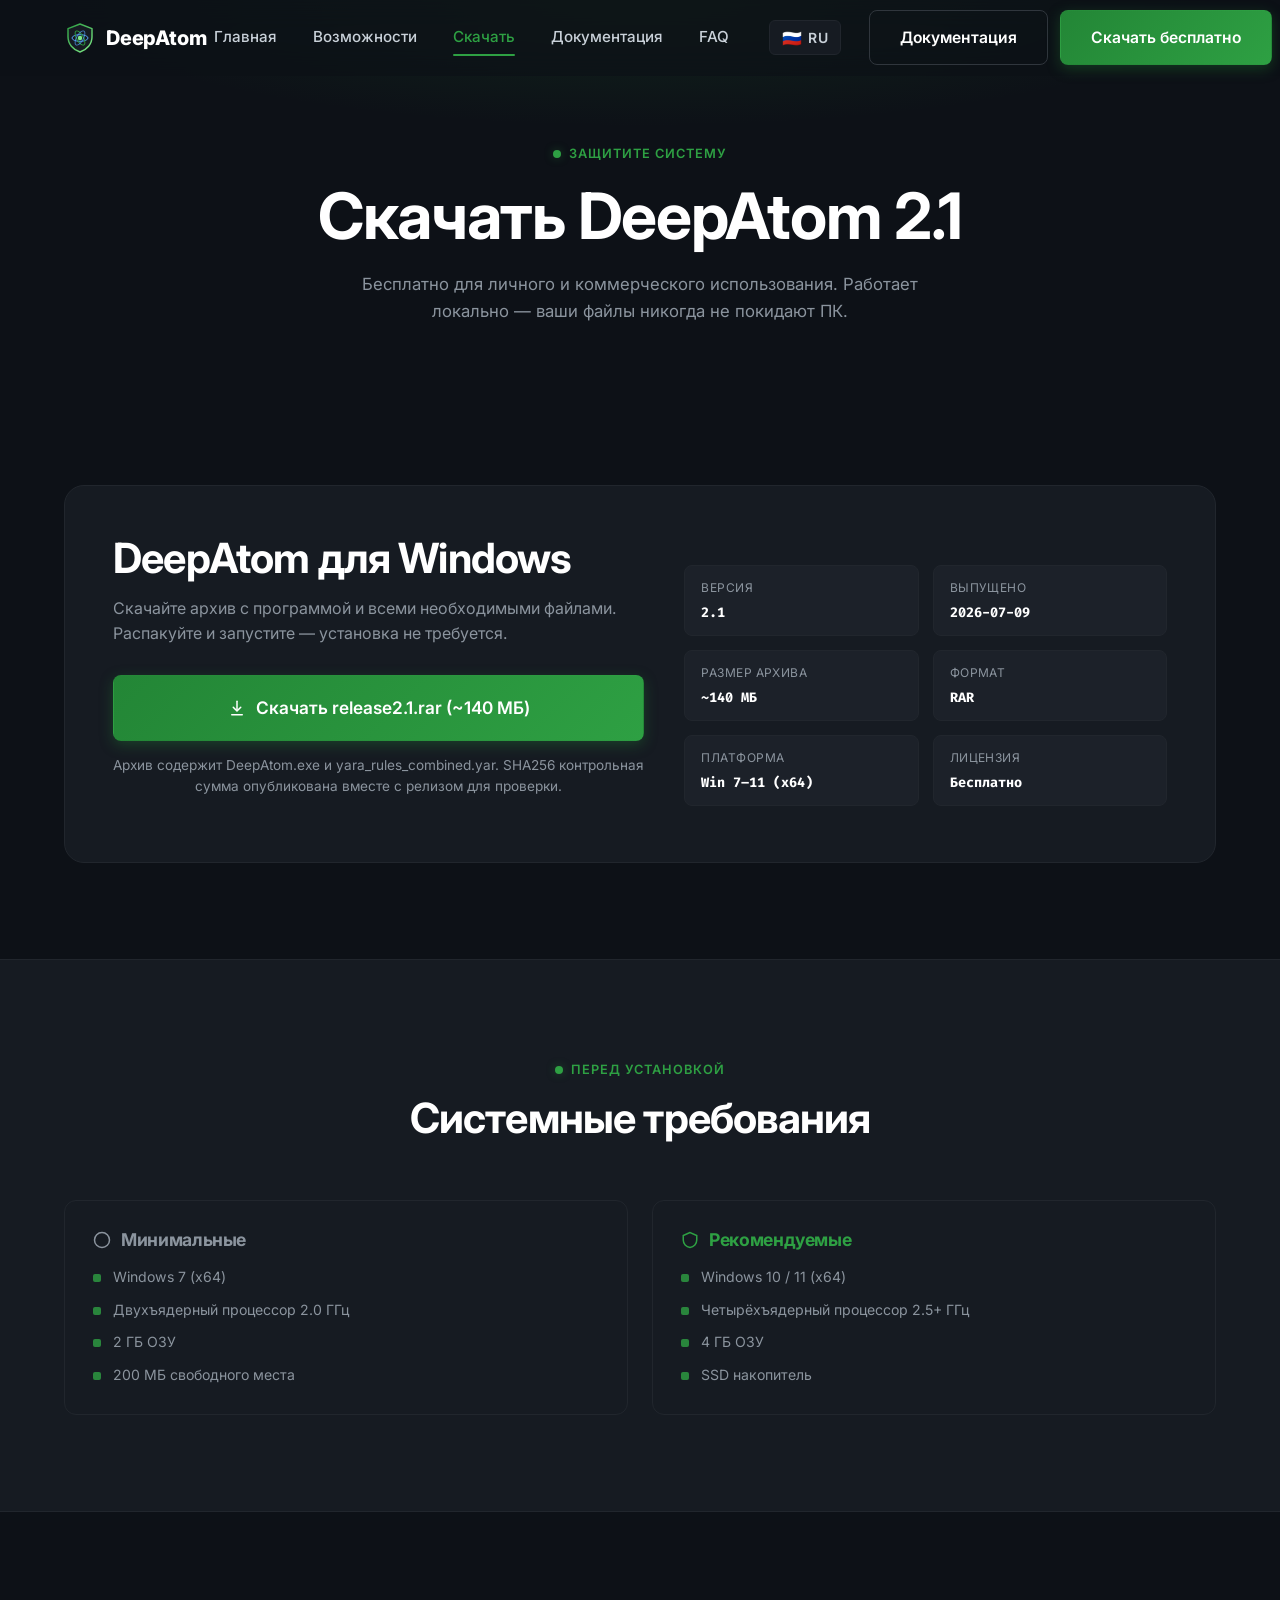
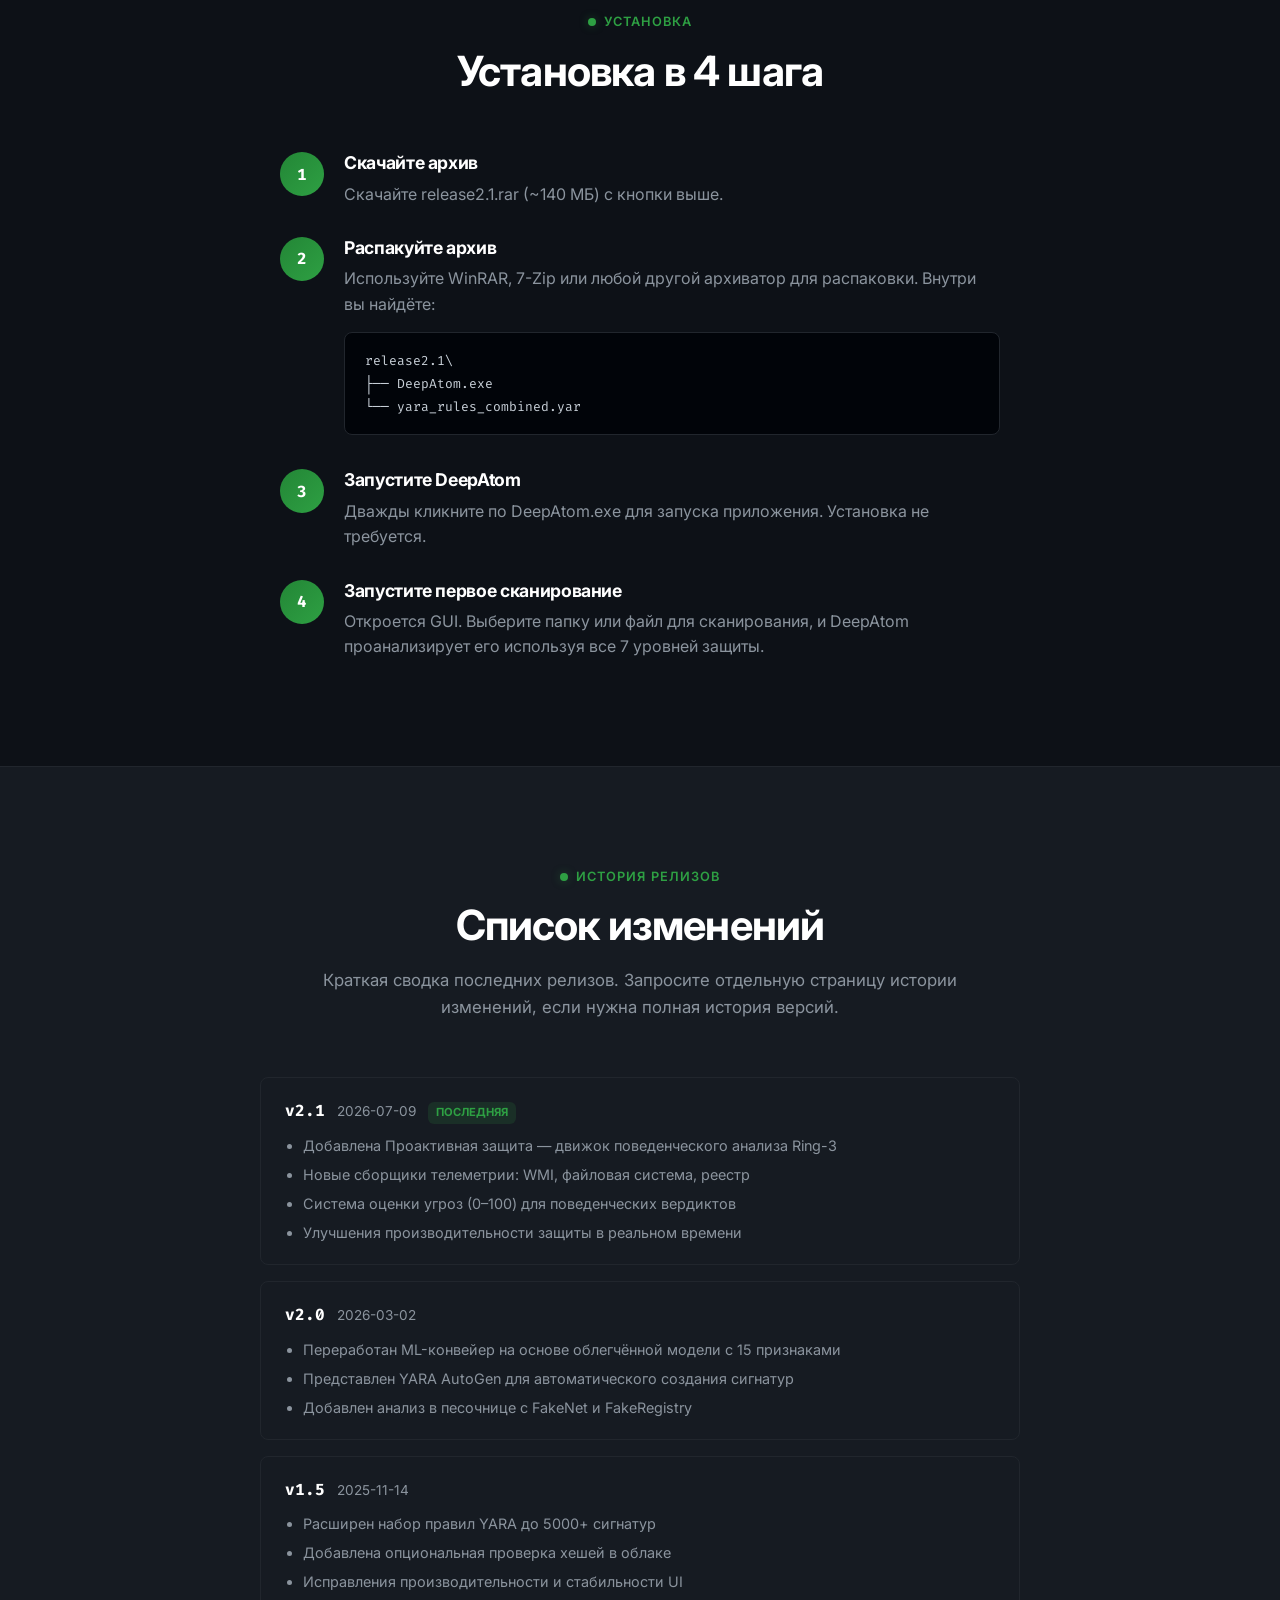
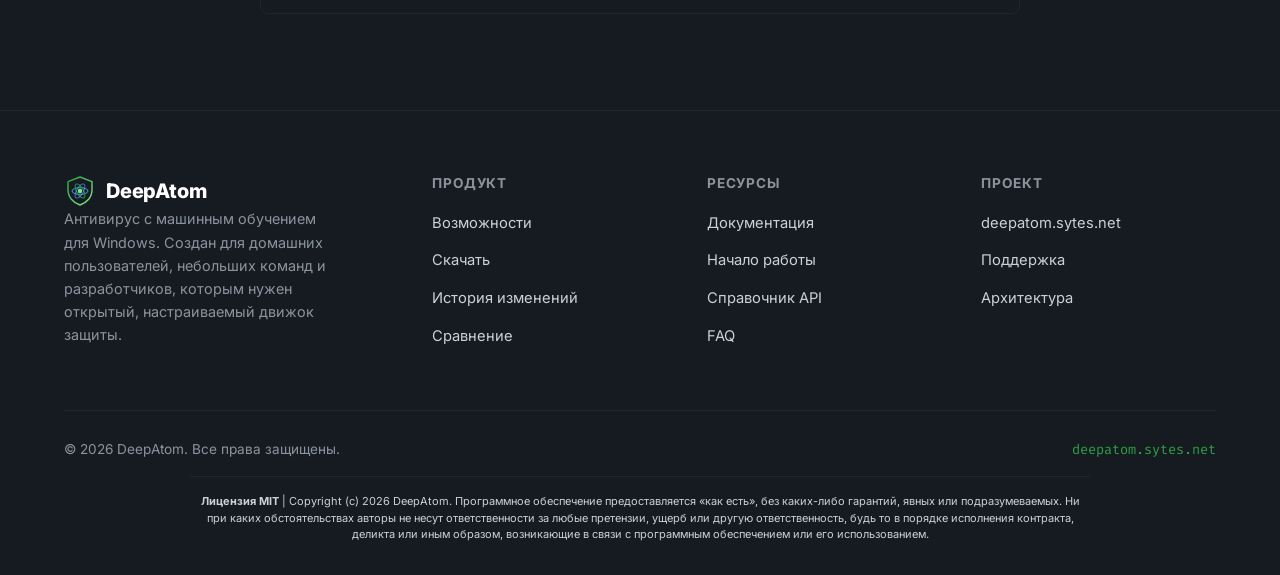
<file: download-ru.html>
<!DOCTYPE html>
<html lang="ru">
<head>
  <meta charset="UTF-8">
  <meta name="viewport" content="width=device-width, initial-scale=1.0">
  <title>Скачать — DeepAtom Антивирус</title>
  <meta name="description" content="Скачать DeepAtom 2.1 для Windows. Системные требования, инструкция по установке и полный список изменений.">
  <link rel="canonical" href="https://deepatom.sytes.net/download-ru.html">
  <link rel="icon" type="image/svg+xml" href="images/favicon.svg">

  <link rel="preconnect" href="https://fonts.googleapis.com">
  <link rel="preconnect" href="https://fonts.gstatic.com" crossorigin>
  <link href="https://fonts.googleapis.com/css2?family=Inter:wght@400;500;600;700;800&family=Fira+Code:wght@400;500&display=swap" rel="stylesheet">

  <link rel="stylesheet" href="css/style.css">
  <link rel="stylesheet" href="css/animations.css">
  <link rel="stylesheet" href="css/lang-switcher.css">
</head>
<body>

  <header class="site-header">
    <div class="container nav-wrap">
      <a href="index-ru.html" class="logo">
        <img src="images/logo.svg" alt="DeepAtom" class="logo-mark">
        DeepAtom
      </a>
      <nav class="main-nav">
        <a href="index-ru.html">Главная</a>
        <a href="features-ru.html">Возможности</a>
        <a href="download-ru.html" class="active">Скачать</a>
        <a href="docs-ru.html">Документация</a>
        <a href="faq-ru.html">FAQ</a>
      </nav>
      <div class="header-actions">
        <a href="docs-ru.html" class="btn btn-ghost">Документация</a>
        <a href="download-ru.html" class="btn btn-primary">Скачать бесплатно</a>
        <button class="nav-toggle" aria-label="Переключить навигацию" aria-expanded="false">
          <span></span><span></span><span></span>
        </button>
      </div>
    </div>
  </header>

  <main>
    <section class="page-hero">
      <div class="container">
        <div class="eyebrow">Защитите систему</div>
        <h1>Скачать DeepAtom 2.1</h1>
        <p>Бесплатно для личного и коммерческого использования. Работает локально — ваши файлы никогда не покидают ПК.</p>
      </div>
    </section>

    <!-- ================= DOWNLOAD PANEL ================= -->
    <section class="section-pad">
      <div class="container">
        <div class="download-panel reveal">
          <div>
            <h2 style="margin-bottom:12px;">DeepAtom для Windows</h2>
            <p style="color:var(--text-secondary); margin-bottom:28px;">
              Скачайте архив с программой и всеми необходимыми файлами. Распакуйте и запустите — установка не требуется.
            </p>
            <a href="https://github.com/t0629971-cmd/DeepAtomCloudV2/releases/download/DeepAtomV2.1/release2.1.rar" download class="btn btn-primary btn-lg btn-block">
              <svg class="dl-icon" viewBox="0 0 24 24" fill="none" stroke="currentColor" stroke-width="2" stroke-linecap="round" stroke-linejoin="round"><path d="M12 3v12"/><path d="M7 11l5 5 5-5"/><path d="M5 21h14"/></svg>
              Скачать release2.1.rar (~140 МБ)
            </a>
            <p class="table-note" style="text-align:center; margin-top:14px;">Архив содержит DeepAtom.exe и yara_rules_combined.yar. SHA256 контрольная сумма опубликована вместе с релизом для проверки.</p>
          </div>

          <ul class="download-info-list">
            <li><span>Версия</span><strong>2.1</strong></li>
            <li><span>Выпущено</span><strong>2026-07-09</strong></li>
            <li><span>Размер архива</span><strong>~140 МБ</strong></li>
            <li><span>Формат</span><strong>RAR</strong></li>
            <li><span>Платформа</span><strong>Win 7–11 (x64)</strong></li>
            <li><span>Лицензия</span><strong>Бесплатно</strong></li>
          </ul>
        </div>
      </div>
    </section>

    <!-- ================= SYSTEM REQUIREMENTS ================= -->
    <section class="section-pad" style="background: var(--bg-secondary); border-top: 1px solid var(--border); border-bottom: 1px solid var(--border);">
      <div class="container">
        <div class="section-head reveal">
          <div class="eyebrow">Перед установкой</div>
          <h2>Системные требования</h2>
        </div>

        <div class="req-grid reveal">
          <div class="card req-card min">
            <h4>
              <svg width="18" height="18" viewBox="0 0 24 24" fill="none" stroke="currentColor" stroke-width="2"><circle cx="12" cy="12" r="10"/></svg>
              Минимальные
            </h4>
            <ul>
              <li>Windows 7 (x64)</li>
              <li>Двухъядерный процессор 2.0 ГГц</li>
              <li>2 ГБ ОЗУ</li>
              <li>200 МБ свободного места</li>
            </ul>
          </div>
          <div class="card req-card rec">
            <h4>
              <svg width="18" height="18" viewBox="0 0 24 24" fill="none" stroke="currentColor" stroke-width="2"><path d="M12 2 3 6v6c0 5.2 3.8 9.4 9 10 5.2-.6 9-4.8 9-10V6l-9-4Z"/></svg>
              Рекомендуемые
            </h4>
            <ul>
              <li>Windows 10 / 11 (x64)</li>
              <li>Четырёхъядерный процессор 2.5+ ГГц</li>
              <li>4 ГБ ОЗУ</li>
              <li>SSD накопитель</li>
            </ul>
          </div>
        </div>
      </div>
    </section>

    <!-- ================= INSTALLATION ================= -->
    <section class="section-pad">
      <div class="container">
        <div class="section-head reveal">
          <div class="eyebrow">Установка</div>
          <h2>Установка в 4 шага</h2>
        </div>

        <div class="steps reveal" style="max-width:720px; margin:0 auto;">
          <div class="step">
            <div class="step-num">1</div>
            <div class="step-body">
              <h4>Скачайте архив</h4>
              <p>Скачайте release2.1.rar (~140 МБ) с кнопки выше.</p>
            </div>
          </div>
          <div class="step">
            <div class="step-num">2</div>
            <div class="step-body">
              <h4>Распакуйте архив</h4>
              <p>Используйте WinRAR, 7-Zip или любой другой архиватор для распаковки. Внутри вы найдёте:</p>
              <pre><code>release2.1\
├── DeepAtom.exe
└── yara_rules_combined.yar</code></pre>
            </div>
          </div>
          <div class="step">
            <div class="step-num">3</div>
            <div class="step-body">
              <h4>Запустите DeepAtom</h4>
              <p>Дважды кликните по DeepAtom.exe для запуска приложения. Установка не требуется.</p>
            </div>
          </div>
          <div class="step">
            <div class="step-num">4</div>
            <div class="step-body">
              <h4>Запустите первое сканирование</h4>
              <p>Откроется GUI. Выберите папку или файл для сканирования, и DeepAtom проанализирует его используя все 7 уровней защиты.</p>
            </div>
          </div>
        </div>
      </div>
    </section>

    <!-- ================= CHANGELOG ================= -->
    <section class="section-pad" id="changelog" style="background: var(--bg-secondary); border-top: 1px solid var(--border);">
      <div class="container">
        <div class="section-head reveal">
          <div class="eyebrow">История релизов</div>
          <h2>Список изменений</h2>
          <p>Краткая сводка последних релизов. Запросите отдельную страницу истории изменений, если нужна полная история версий.</p>
        </div>

        <div class="changelog-list reveal" style="max-width:760px; margin:0 auto;">
          <div class="changelog-entry">
            <div class="cl-head">
              <span class="cl-version">v2.1</span>
              <span class="cl-date">2026-07-09</span>
              <span class="cl-badge">Последняя</span>
            </div>
            <ul>
              <li>Добавлена Проактивная защита — движок поведенческого анализа Ring-3</li>
              <li>Новые сборщики телеметрии: WMI, файловая система, реестр</li>
              <li>Система оценки угроз (0–100) для поведенческих вердиктов</li>
              <li>Улучшения производительности защиты в реальном времени</li>
            </ul>
          </div>
          <div class="changelog-entry">
            <div class="cl-head">
              <span class="cl-version">v2.0</span>
              <span class="cl-date">2026-03-02</span>
            </div>
            <ul>
              <li>Переработан ML-конвейер на основе облегчённой модели с 15 признаками</li>
              <li>Представлен YARA AutoGen для автоматического создания сигнатур</li>
              <li>Добавлен анализ в песочнице с FakeNet и FakeRegistry</li>
            </ul>
          </div>
          <div class="changelog-entry">
            <div class="cl-head">
              <span class="cl-version">v1.5</span>
              <span class="cl-date">2025-11-14</span>
            </div>
            <ul>
              <li>Расширен набор правил YARA до 5000+ сигнатур</li>
              <li>Добавлена опциональная проверка хешей в облаке</li>
              <li>Исправления производительности и стабильности UI</li>
            </ul>
          </div>
        </div>
      </div>
    </section>
  </main>

  <footer class="site-footer">
    <div class="container">
      <div class="footer-grid">
        <div class="footer-brand">
          <a href="index-ru.html" class="logo">
            <img src="images/logo.svg" alt="DeepAtom" class="logo-mark">
            DeepAtom
          </a>
          <p>Антивирус с машинным обучением для Windows. Создан для домашних пользователей, небольших команд и разработчиков, которым нужен открытый, настраиваемый движок защиты.</p>
        </div>
        <div class="footer-col">
          <h4>Продукт</h4>
          <ul>
            <li><a href="features-ru.html">Возможности</a></li>
            <li><a href="download-ru.html">Скачать</a></li>
            <li><a href="download-ru.html#changelog">История изменений</a></li>
            <li><a href="features-ru.html#comparison">Сравнение</a></li>
          </ul>
        </div>
        <div class="footer-col">
          <h4>Ресурсы</h4>
          <ul>
            <li><a href="docs-ru.html">Документация</a></li>
            <li><a href="docs-ru.html#getting-started">Начало работы</a></li>
            <li><a href="docs-ru.html#api-reference">Справочник API</a></li>
            <li><a href="faq-ru.html">FAQ</a></li>
          </ul>
        </div>
        <div class="footer-col">
          <h4>Проект</h4>
          <ul>
            <li><a href="https://deepatom.sytes.net">deepatom.sytes.net</a></li>
            <li><a href="faq-ru.html">Поддержка</a></li>
            <li><a href="docs-ru.html#architecture">Архитектура</a></li>
          </ul>
        </div>
      </div>
      <div class="footer-bottom">
        <span>© <span data-year>2026</span> DeepAtom. Все права защищены.</span>
        <span class="footer-domain">deepatom.sytes.net</span>
      </div>
      <div style="max-width:900px; margin:16px auto 0; padding-top:16px; border-top:1px solid var(--border); font-size:11px; line-height:1.5; color:var(--text-tertiary); text-align:center;">
        <strong>Лицензия MIT</strong> | Copyright (c) 2026 DeepAtom. Программное обеспечение предоставляется «как есть», без каких-либо гарантий, явных или подразумеваемых. Ни при каких обстоятельствах авторы не несут ответственности за любые претензии, ущерб или другую ответственность, будь то в порядке исполнения контракта, деликта или иным образом, возникающие в связи с программным обеспечением или его использованием.
      </div>
    </div>
  </footer>

  <button class="back-to-top" aria-label="Вверх">
    <svg viewBox="0 0 24 24" width="20" height="20" fill="none" stroke="currentColor" stroke-width="2" stroke-linecap="round" stroke-linejoin="round"><path d="M12 19V5"/><path d="m5 12 7-7 7 7"/></svg>
  </button>

  <script src="js/main.js"></script>
  <script src="js/animations.js"></script>
  <script src="js/lang-switcher.js"></script>
</body>
</html>
</file>
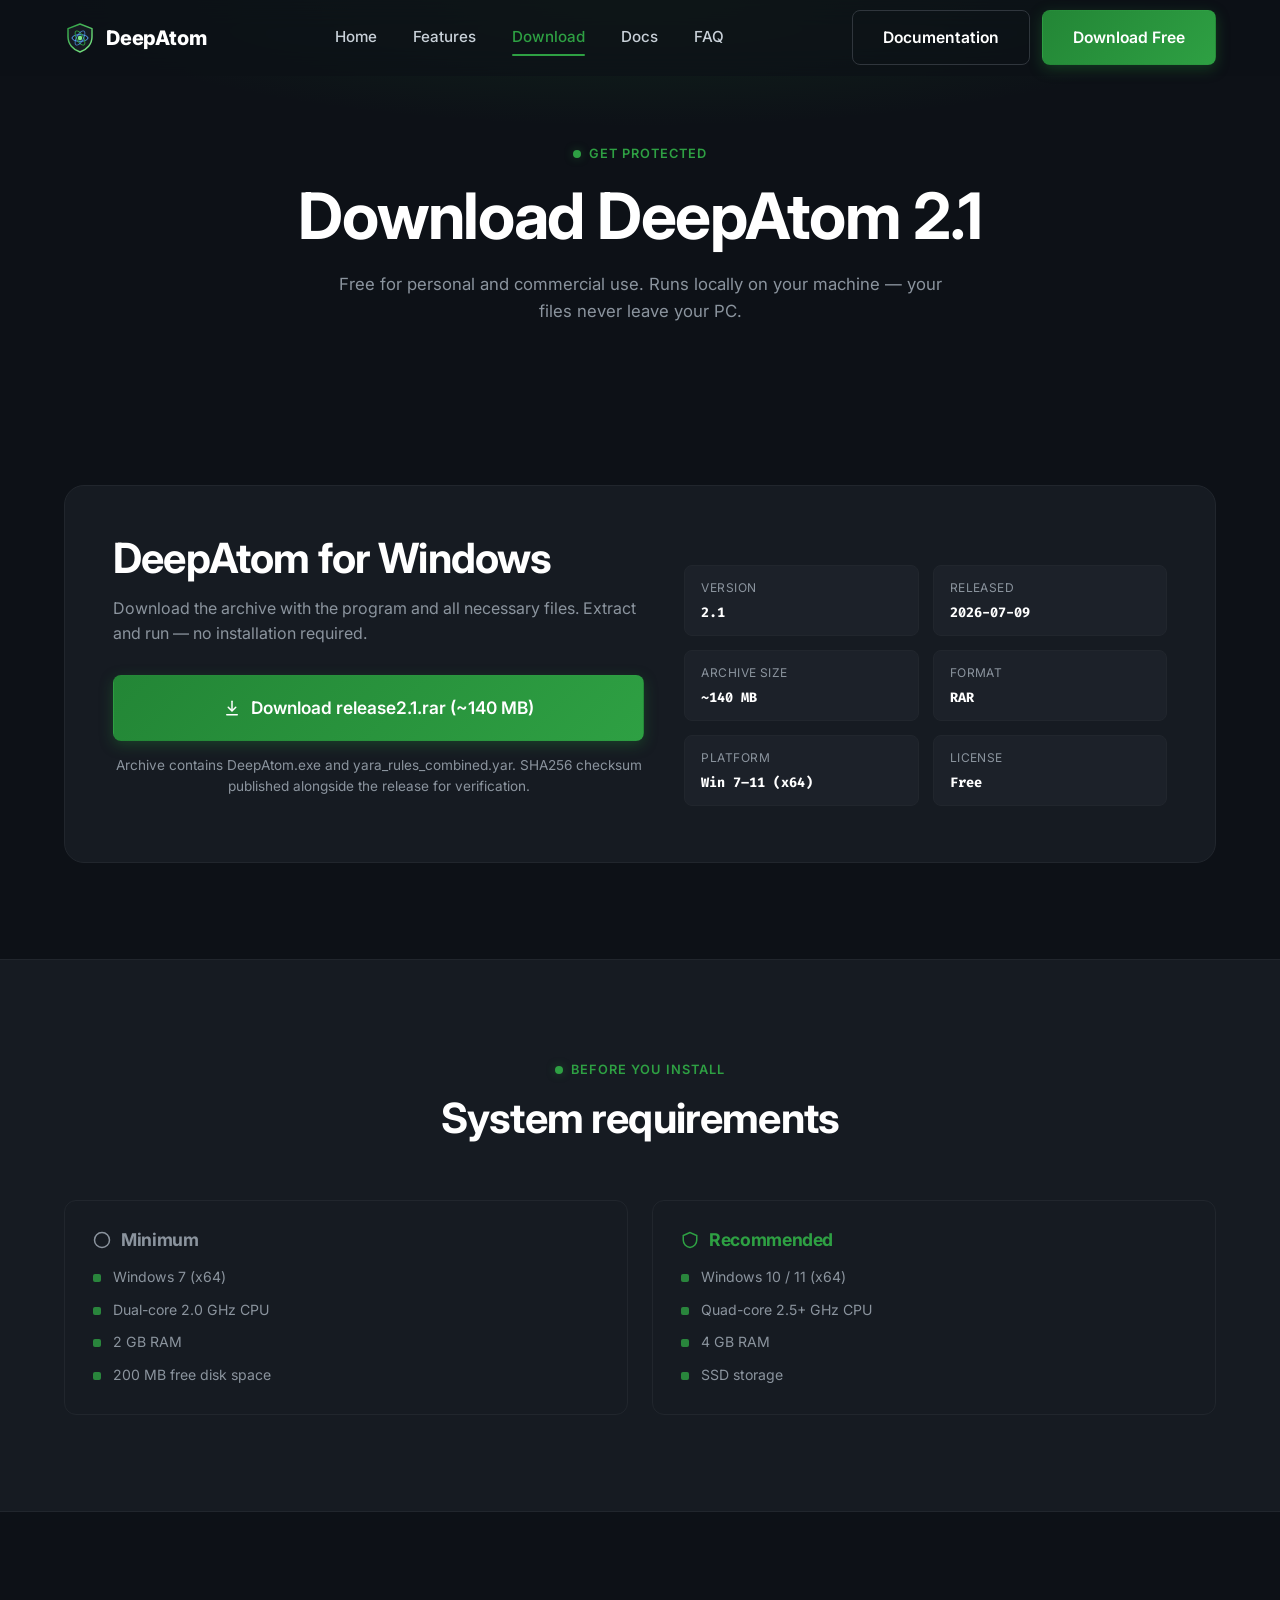
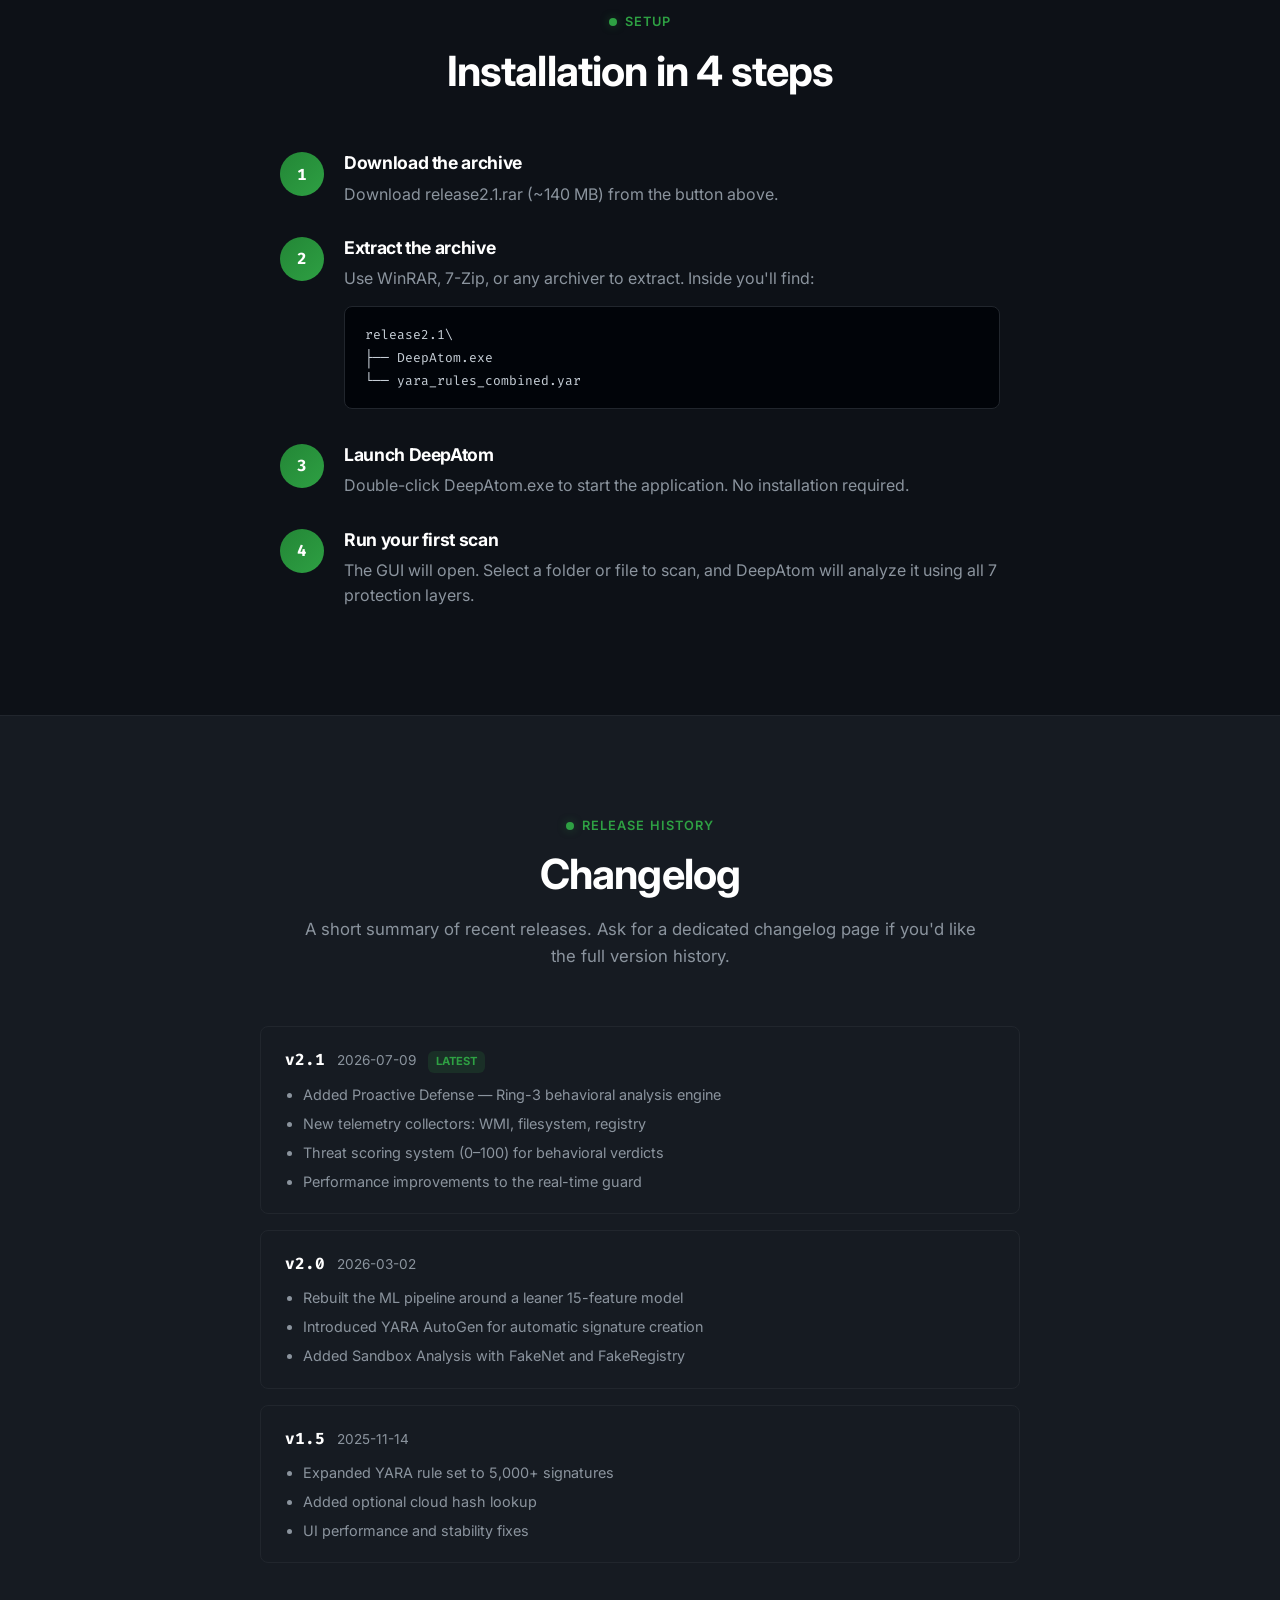
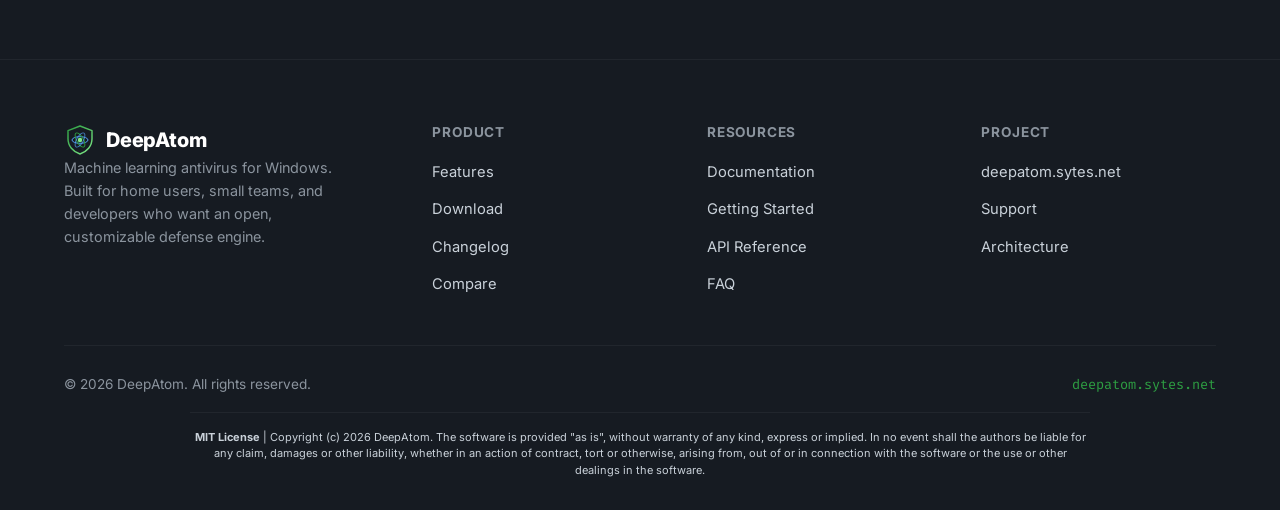
<file: download.html>
<!DOCTYPE html>
<html lang="en">
<head>
  <meta charset="UTF-8">
  <meta name="viewport" content="width=device-width, initial-scale=1.0">
  <title>Download — DeepAtom Antivirus</title>
  <meta name="description" content="Download DeepAtom 2.1 for Windows. System requirements, installation steps, and full changelog.">
  <link rel="canonical" href="https://deepatom.sytes.net/download.html">
  <link rel="icon" type="image/svg+xml" href="images/favicon.svg">

  <link rel="preconnect" href="https://fonts.googleapis.com">
  <link rel="preconnect" href="https://fonts.gstatic.com" crossorigin>
  <link href="https://fonts.googleapis.com/css2?family=Inter:wght@400;500;600;700;800&family=Fira+Code:wght@400;500&display=swap" rel="stylesheet">

  <link rel="stylesheet" href="css/style.css">
  <link rel="stylesheet" href="css/animations.css">
</head>
<body>

  <header class="site-header">
    <div class="container nav-wrap">
      <a href="index.html" class="logo">
        <img src="images/logo.svg" alt="DeepAtom" class="logo-mark">
        DeepAtom
      </a>
      <nav class="main-nav">
        <a href="index.html">Home</a>
        <a href="features.html">Features</a>
        <a href="download.html" class="active">Download</a>
        <a href="docs.html">Docs</a>
        <a href="faq.html">FAQ</a>
      </nav>
      <div class="header-actions">
        <a href="docs.html" class="btn btn-ghost">Documentation</a>
        <a href="download.html" class="btn btn-primary">Download Free</a>
        <button class="nav-toggle" aria-label="Toggle navigation" aria-expanded="false">
          <span></span><span></span><span></span>
        </button>
      </div>
    </div>
  </header>

  <main>
    <section class="page-hero">
      <div class="container">
        <div class="eyebrow">Get protected</div>
        <h1>Download DeepAtom 2.1</h1>
        <p>Free for personal and commercial use. Runs locally on your machine — your files never leave your PC.</p>
      </div>
    </section>

    <!-- ================= DOWNLOAD PANEL ================= -->
    <section class="section-pad">
      <div class="container">
        <div class="download-panel reveal">
          <div>
            <h2 style="margin-bottom:12px;">DeepAtom for Windows</h2>
            <p style="color:var(--text-secondary); margin-bottom:28px;">
              Download the archive with the program and all necessary files. Extract and run — no installation required.
            </p>
            <a href="https://github.com/t0629971-cmd/DeepAtomCloudV2/releases/download/DeepAtomV2.1/release2.1.rar" download class="btn btn-primary btn-lg btn-block">
              <svg class="dl-icon" viewBox="0 0 24 24" fill="none" stroke="currentColor" stroke-width="2" stroke-linecap="round" stroke-linejoin="round"><path d="M12 3v12"/><path d="M7 11l5 5 5-5"/><path d="M5 21h14"/></svg>
              Download release2.1.rar (~140 MB)
            </a>
            <p class="table-note" style="text-align:center; margin-top:14px;">Archive contains DeepAtom.exe and yara_rules_combined.yar. SHA256 checksum published alongside the release for verification.</p>
          </div>

          <ul class="download-info-list">
            <li><span>Version</span><strong>2.1</strong></li>
            <li><span>Released</span><strong>2026-07-09</strong></li>
            <li><span>Archive size</span><strong>~140 MB</strong></li>
            <li><span>Format</span><strong>RAR</strong></li>
            <li><span>Platform</span><strong>Win 7–11 (x64)</strong></li>
            <li><span>License</span><strong>Free</strong></li>
          </ul>
        </div>
      </div>
    </section>

    <!-- ================= SYSTEM REQUIREMENTS ================= -->
    <section class="section-pad" style="background: var(--bg-secondary); border-top: 1px solid var(--border); border-bottom: 1px solid var(--border);">
      <div class="container">
        <div class="section-head reveal">
          <div class="eyebrow">Before you install</div>
          <h2>System requirements</h2>
        </div>

        <div class="req-grid reveal">
          <div class="card req-card min">
            <h4>
              <svg width="18" height="18" viewBox="0 0 24 24" fill="none" stroke="currentColor" stroke-width="2"><circle cx="12" cy="12" r="10"/></svg>
              Minimum
            </h4>
            <ul>
              <li>Windows 7 (x64)</li>
              <li>Dual-core 2.0 GHz CPU</li>
              <li>2 GB RAM</li>
              <li>200 MB free disk space</li>
            </ul>
          </div>
          <div class="card req-card rec">
            <h4>
              <svg width="18" height="18" viewBox="0 0 24 24" fill="none" stroke="currentColor" stroke-width="2"><path d="M12 2 3 6v6c0 5.2 3.8 9.4 9 10 5.2-.6 9-4.8 9-10V6l-9-4Z"/></svg>
              Recommended
            </h4>
            <ul>
              <li>Windows 10 / 11 (x64)</li>
              <li>Quad-core 2.5+ GHz CPU</li>
              <li>4 GB RAM</li>
              <li>SSD storage</li>
            </ul>
          </div>
        </div>
      </div>
    </section>

    <!-- ================= INSTALLATION ================= -->
    <section class="section-pad">
      <div class="container">
        <div class="section-head reveal">
          <div class="eyebrow">Setup</div>
          <h2>Installation in 4 steps</h2>
        </div>

        <div class="steps reveal" style="max-width:720px; margin:0 auto;">
          <div class="step">
            <div class="step-num">1</div>
            <div class="step-body">
              <h4>Download the archive</h4>
              <p>Download release2.1.rar (~140 MB) from the button above.</p>
            </div>
          </div>
          <div class="step">
            <div class="step-num">2</div>
            <div class="step-body">
              <h4>Extract the archive</h4>
              <p>Use WinRAR, 7-Zip, or any archiver to extract. Inside you'll find:</p>
              <pre><code>release2.1\
├── DeepAtom.exe
└── yara_rules_combined.yar</code></pre>
            </div>
          </div>
          <div class="step">
            <div class="step-num">3</div>
            <div class="step-body">
              <h4>Launch DeepAtom</h4>
              <p>Double-click DeepAtom.exe to start the application. No installation required.</p>
            </div>
          </div>
          <div class="step">
            <div class="step-num">4</div>
            <div class="step-body">
              <h4>Run your first scan</h4>
              <p>The GUI will open. Select a folder or file to scan, and DeepAtom will analyze it using all 7 protection layers.</p>
            </div>
          </div>
        </div>
      </div>
    </section>

    <!-- ================= CHANGELOG ================= -->
    <section class="section-pad" id="changelog" style="background: var(--bg-secondary); border-top: 1px solid var(--border);">
      <div class="container">
        <div class="section-head reveal">
          <div class="eyebrow">Release history</div>
          <h2>Changelog</h2>
          <p>A short summary of recent releases. Ask for a dedicated changelog page if you'd like the full version history.</p>
        </div>

        <div class="changelog-list reveal" style="max-width:760px; margin:0 auto;">
          <div class="changelog-entry">
            <div class="cl-head">
              <span class="cl-version">v2.1</span>
              <span class="cl-date">2026-07-09</span>
              <span class="cl-badge">Latest</span>
            </div>
            <ul>
              <li>Added Proactive Defense — Ring-3 behavioral analysis engine</li>
              <li>New telemetry collectors: WMI, filesystem, registry</li>
              <li>Threat scoring system (0–100) for behavioral verdicts</li>
              <li>Performance improvements to the real-time guard</li>
            </ul>
          </div>
          <div class="changelog-entry">
            <div class="cl-head">
              <span class="cl-version">v2.0</span>
              <span class="cl-date">2026-03-02</span>
            </div>
            <ul>
              <li>Rebuilt the ML pipeline around a leaner 15-feature model</li>
              <li>Introduced YARA AutoGen for automatic signature creation</li>
              <li>Added Sandbox Analysis with FakeNet and FakeRegistry</li>
            </ul>
          </div>
          <div class="changelog-entry">
            <div class="cl-head">
              <span class="cl-version">v1.5</span>
              <span class="cl-date">2025-11-14</span>
            </div>
            <ul>
              <li>Expanded YARA rule set to 5,000+ signatures</li>
              <li>Added optional cloud hash lookup</li>
              <li>UI performance and stability fixes</li>
            </ul>
          </div>
        </div>
      </div>
    </section>
  </main>

  <footer class="site-footer">
    <div class="container">
      <div class="footer-grid">
        <div class="footer-brand">
          <a href="index.html" class="logo">
            <img src="images/logo.svg" alt="DeepAtom" class="logo-mark">
            DeepAtom
          </a>
          <p>Machine learning antivirus for Windows. Built for home users, small teams, and developers who want an open, customizable defense engine.</p>
        </div>
        <div class="footer-col">
          <h4>Product</h4>
          <ul>
            <li><a href="features.html">Features</a></li>
            <li><a href="download.html">Download</a></li>
            <li><a href="download.html#changelog">Changelog</a></li>
            <li><a href="features.html#comparison">Compare</a></li>
          </ul>
        </div>
        <div class="footer-col">
          <h4>Resources</h4>
          <ul>
            <li><a href="docs.html">Documentation</a></li>
            <li><a href="docs.html#getting-started">Getting Started</a></li>
            <li><a href="docs.html#api-reference">API Reference</a></li>
            <li><a href="faq.html">FAQ</a></li>
          </ul>
        </div>
        <div class="footer-col">
          <h4>Project</h4>
          <ul>
            <li><a href="https://deepatom.sytes.net">deepatom.sytes.net</a></li>
            <li><a href="faq.html">Support</a></li>
            <li><a href="docs.html#architecture">Architecture</a></li>
          </ul>
        </div>
      </div>
      <div class="footer-bottom">
        <span>© <span data-year>2026</span> DeepAtom. All rights reserved.</span>
        <span class="footer-domain">deepatom.sytes.net</span>
      </div>
      <div style="max-width:900px; margin:16px auto 0; padding-top:16px; border-top:1px solid var(--border); font-size:11px; line-height:1.5; color:var(--text-tertiary); text-align:center;">
        <strong>MIT License</strong> | Copyright (c) 2026 DeepAtom. The software is provided "as is", without warranty of any kind, express or implied. In no event shall the authors be liable for any claim, damages or other liability, whether in an action of contract, tort or otherwise, arising from, out of or in connection with the software or the use or other dealings in the software.
      </div>
    </div>
  </footer>

  <button class="back-to-top" aria-label="Back to top">
    <svg viewBox="0 0 24 24" width="20" height="20" fill="none" stroke="currentColor" stroke-width="2" stroke-linecap="round" stroke-linejoin="round"><path d="M12 19V5"/><path d="m5 12 7-7 7 7"/></svg>
  </button>

  <script src="js/main.js"></script>
  <script src="js/animations.js"></script>
</body>
</html>
</file>
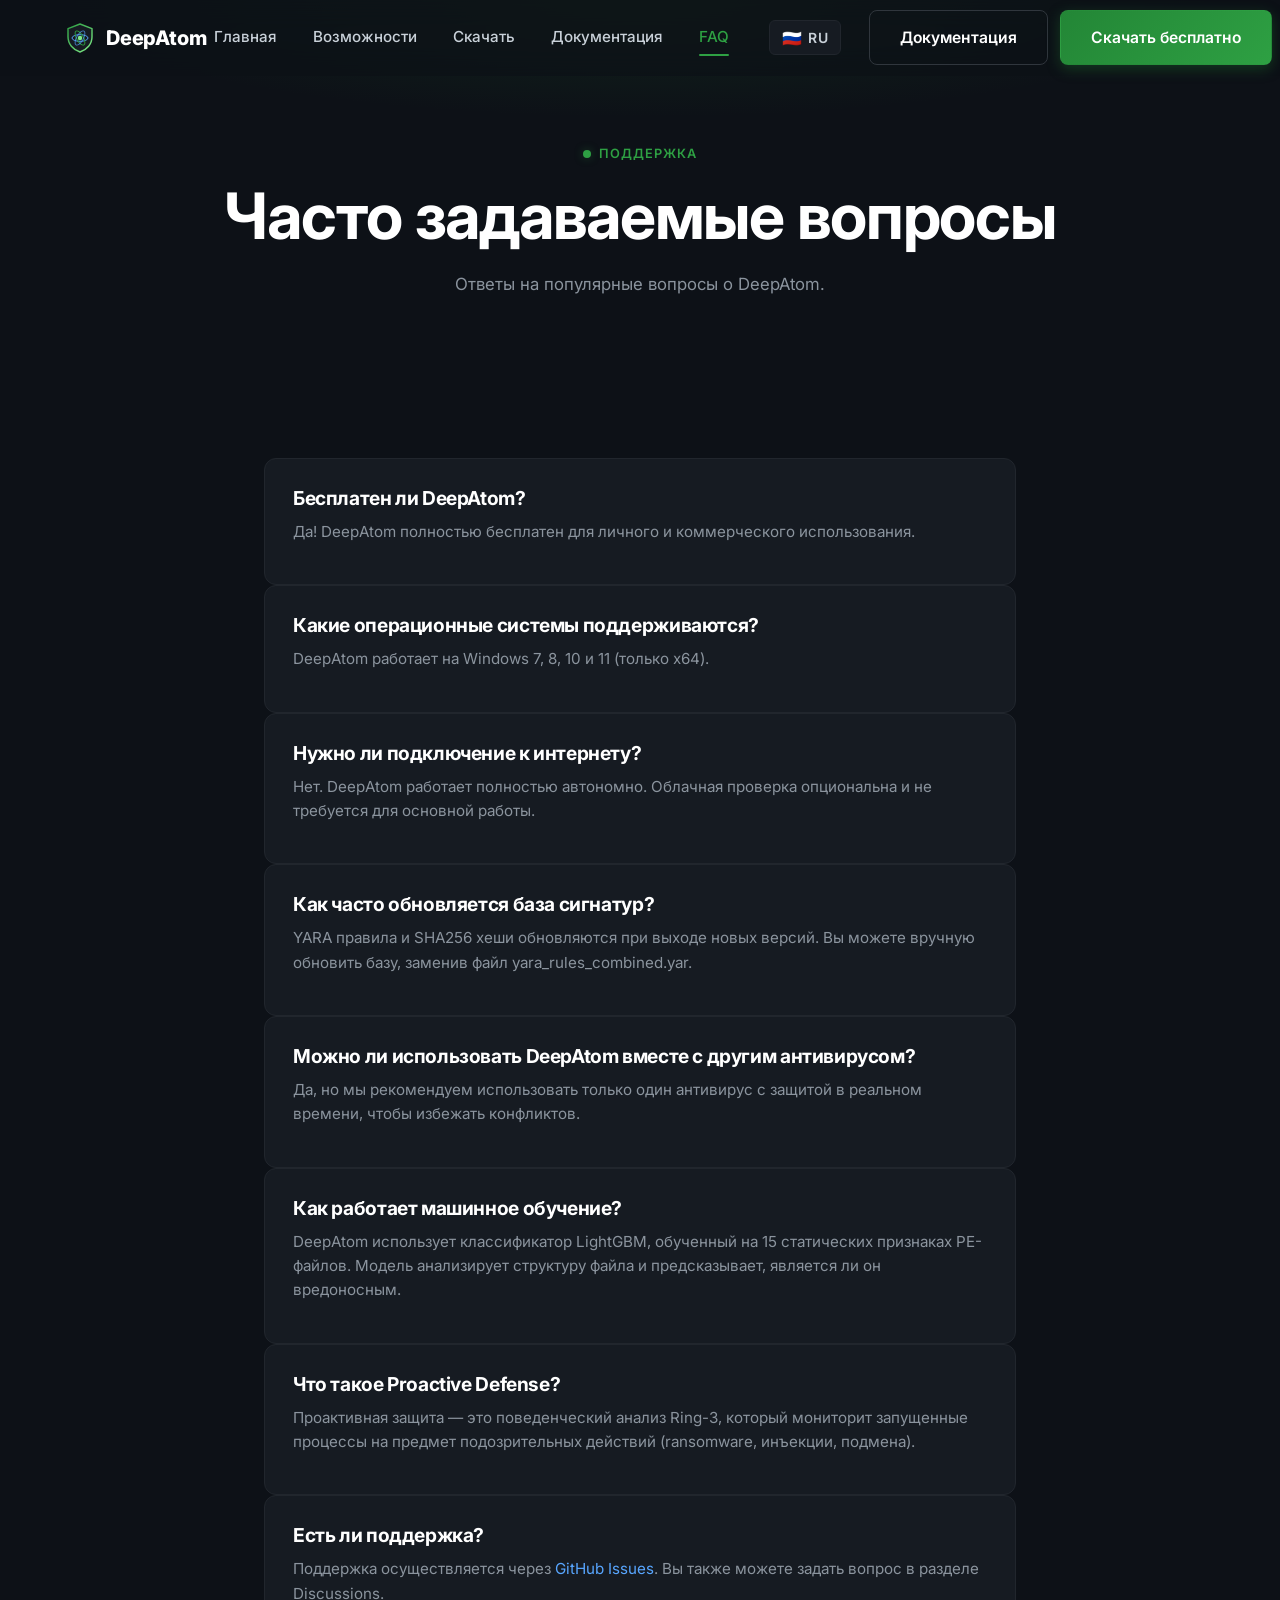
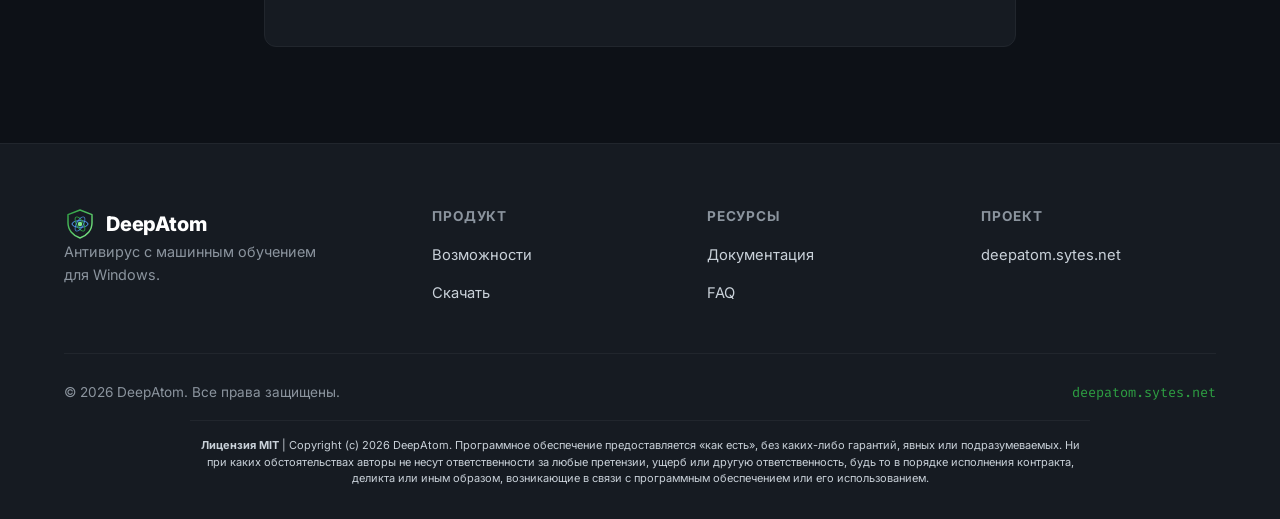
<file: faq-ru.html>
<!DOCTYPE html>
<html lang="ru">
<head>
  <meta charset="UTF-8">
  <meta name="viewport" content="width=device-width, initial-scale=1.0">
  <title>FAQ — DeepAtom Антивирус</title>
  <meta name="description" content="Часто задаваемые вопросы о DeepAtom Antivirus.">
  <link rel="canonical" href="https://deepatom.sytes.net/faq-ru.html">
  <link rel="icon" type="image/svg+xml" href="images/favicon.svg">

  <link rel="preconnect" href="https://fonts.googleapis.com">
  <link rel="preconnect" href="https://fonts.gstatic.com" crossorigin>
  <link href="https://fonts.googleapis.com/css2?family=Inter:wght@400;500;600;700;800&family=Fira+Code:wght@400;500&display=swap" rel="stylesheet">

  <link rel="stylesheet" href="css/style.css">
  <link rel="stylesheet" href="css/animations.css">
  <link rel="stylesheet" href="css/lang-switcher.css">
</head>
<body>

  <header class="site-header">
    <div class="container nav-wrap">
      <a href="index-ru.html" class="logo">
        <img src="images/logo.svg" alt="DeepAtom" class="logo-mark">
        DeepAtom
      </a>
      <nav class="main-nav">
        <a href="index-ru.html">Главная</a>
        <a href="features-ru.html">Возможности</a>
        <a href="download-ru.html">Скачать</a>
        <a href="docs-ru.html">Документация</a>
        <a href="faq-ru.html" class="active">FAQ</a>
      </nav>
      <div class="header-actions">
        <a href="docs-ru.html" class="btn btn-ghost">Документация</a>
        <a href="download-ru.html" class="btn btn-primary">Скачать бесплатно</a>
        <button class="nav-toggle" aria-label="Переключить навигацию" aria-expanded="false">
          <span></span><span></span><span></span>
        </button>
      </div>
    </div>
  </header>

  <main>
    <section class="page-hero">
      <div class="container">
        <div class="eyebrow">Поддержка</div>
        <h1>Часто задаваемые вопросы</h1>
        <p>Ответы на популярные вопросы о DeepAtom.</p>
      </div>
    </section>

    <section class="section-pad">
      <div class="container" style="max-width:800px;">
        
        <div class="card reveal">
          <h3>Бесплатен ли DeepAtom?</h3>
          <p>Да! DeepAtom полностью бесплатен для личного и коммерческого использования.</p>
        </div>

        <div class="card reveal">
          <h3>Какие операционные системы поддерживаются?</h3>
          <p>DeepAtom работает на Windows 7, 8, 10 и 11 (только x64).</p>
        </div>

        <div class="card reveal">
          <h3>Нужно ли подключение к интернету?</h3>
          <p>Нет. DeepAtom работает полностью автономно. Облачная проверка опциональна и не требуется для основной работы.</p>
        </div>

        <div class="card reveal">
          <h3>Как часто обновляется база сигнатур?</h3>
          <p>YARA правила и SHA256 хеши обновляются при выходе новых версий. Вы можете вручную обновить базу, заменив файл yara_rules_combined.yar.</p>
        </div>

        <div class="card reveal">
          <h3>Можно ли использовать DeepAtom вместе с другим антивирусом?</h3>
          <p>Да, но мы рекомендуем использовать только один антивирус с защитой в реальном времени, чтобы избежать конфликтов.</p>
        </div>

        <div class="card reveal">
          <h3>Как работает машинное обучение?</h3>
          <p>DeepAtom использует классификатор LightGBM, обученный на 15 статических признаках PE-файлов. Модель анализирует структуру файла и предсказывает, является ли он вредоносным.</p>
        </div>

        <div class="card reveal">
          <h3>Что такое Proactive Defense?</h3>
          <p>Проактивная защита — это поведенческий анализ Ring-3, который мониторит запущенные процессы на предмет подозрительных действий (ransomware, инъекции, подмена).</p>
        </div>

        <div class="card reveal">
          <h3>Есть ли поддержка?</h3>
          <p>Поддержка осуществляется через <a href="https://github.com/t0629971-cmd/DeepAtomCloudV2">GitHub Issues</a>. Вы также можете задать вопрос в разделе Discussions.</p>
        </div>

      </div>
    </section>

  </main>

  <footer class="site-footer">
    <div class="container">
      <div class="footer-grid">
        <div class="footer-brand">
          <a href="index-ru.html" class="logo">
            <img src="images/logo.svg" alt="DeepAtom" class="logo-mark">
            DeepAtom
          </a>
          <p>Антивирус с машинным обучением для Windows.</p>
        </div>
        <div class="footer-col">
          <h4>Продукт</h4>
          <ul>
            <li><a href="features-ru.html">Возможности</a></li>
            <li><a href="download-ru.html">Скачать</a></li>
          </ul>
        </div>
        <div class="footer-col">
          <h4>Ресурсы</h4>
          <ul>
            <li><a href="docs-ru.html">Документация</a></li>
            <li><a href="faq-ru.html">FAQ</a></li>
          </ul>
        </div>
        <div class="footer-col">
          <h4>Проект</h4>
          <ul>
            <li><a href="https://deepatom.sytes.net">deepatom.sytes.net</a></li>
          </ul>
        </div>
      </div>
      <div class="footer-bottom">
        <span>© <span data-year>2026</span> DeepAtom. Все права защищены.</span>
        <span class="footer-domain">deepatom.sytes.net</span>
      </div>
      <div style="max-width:900px; margin:16px auto 0; padding-top:16px; border-top:1px solid var(--border); font-size:11px; line-height:1.5; color:var(--text-tertiary); text-align:center;">
        <strong>Лицензия MIT</strong> | Copyright (c) 2026 DeepAtom. Программное обеспечение предоставляется «как есть», без каких-либо гарантий, явных или подразумеваемых. Ни при каких обстоятельствах авторы не несут ответственности за любые претензии, ущерб или другую ответственность, будь то в порядке исполнения контракта, деликта или иным образом, возникающие в связи с программным обеспечением или его использованием.
      </div>
    </div>
  </footer>

  <button class="back-to-top" aria-label="Вверх">
    <svg viewBox="0 0 24 24" width="20" height="20" fill="none" stroke="currentColor" stroke-width="2" stroke-linecap="round" stroke-linejoin="round"><path d="M12 19V5"/><path d="m5 12 7-7 7 7"/></svg>
  </button>

  <script src="js/main.js"></script>
  <script src="js/animations.js"></script>
  <script src="js/lang-switcher.js"></script>
</body>
</html>
</file>
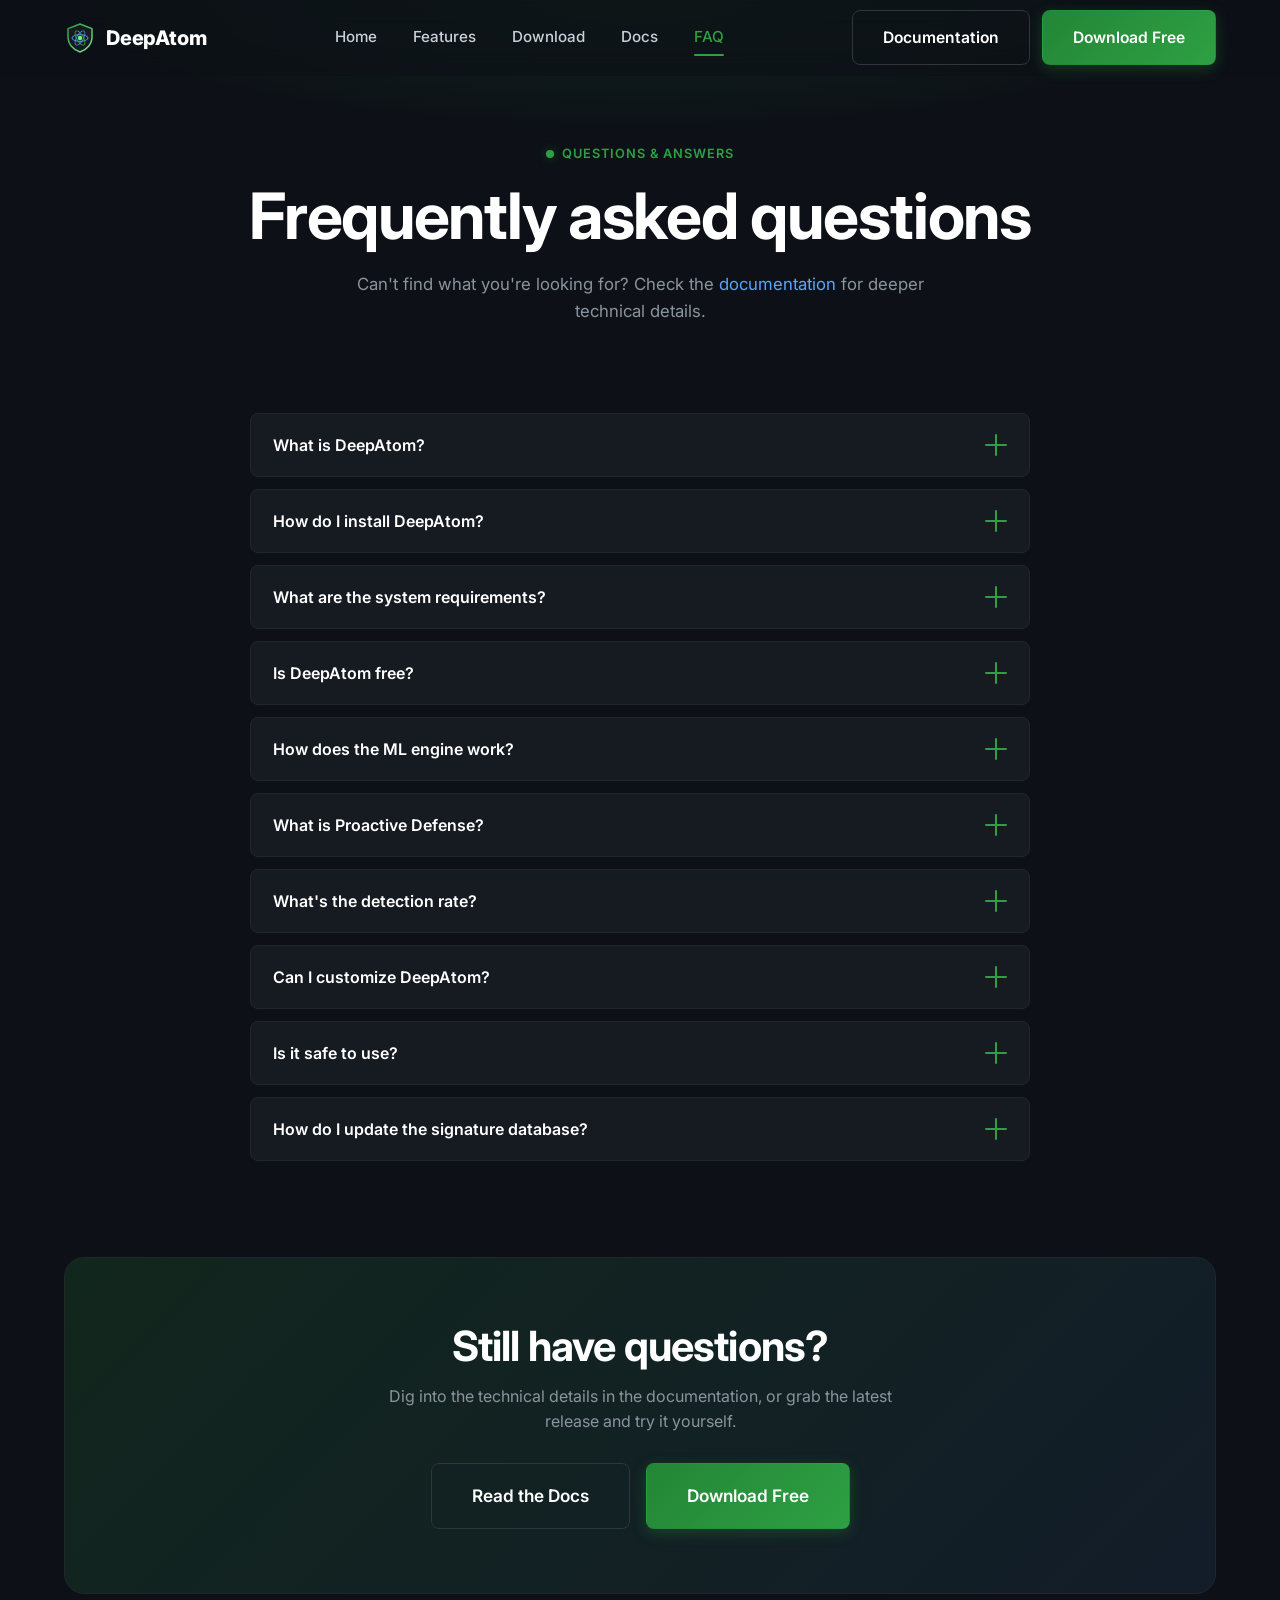
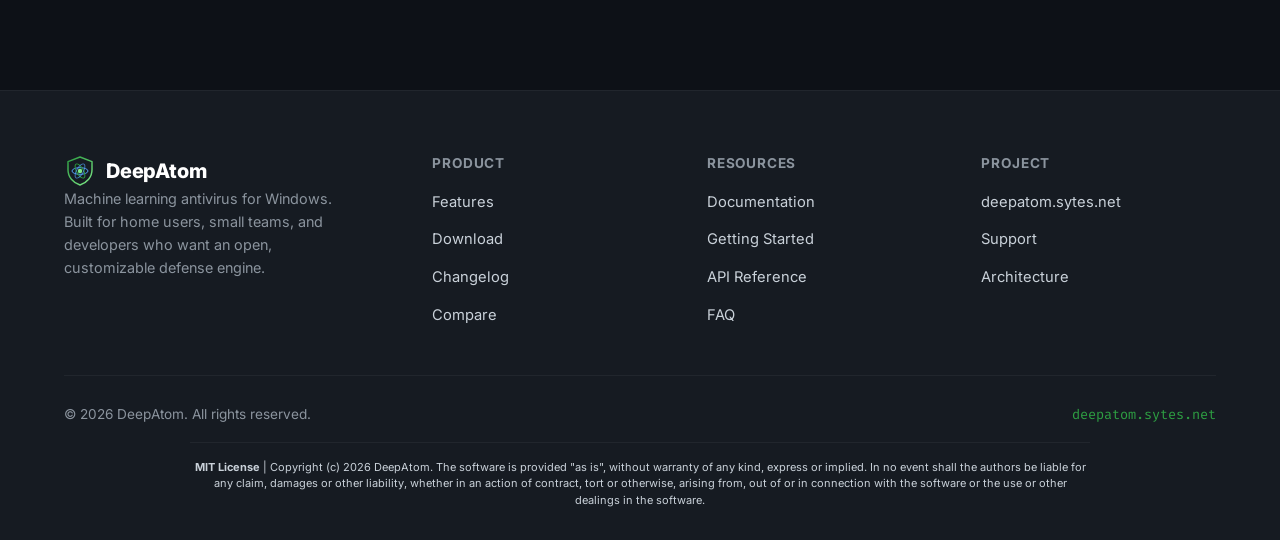
<file: faq.html>
<!DOCTYPE html>
<html lang="en">
<head>
  <meta charset="UTF-8">
  <meta name="viewport" content="width=device-width, initial-scale=1.0">
  <title>FAQ — DeepAtom Antivirus</title>
  <meta name="description" content="Frequently asked questions about DeepAtom: installation, system requirements, machine learning detection, proactive defense, and safety.">
  <link rel="canonical" href="https://deepatom.sytes.net/faq.html">
  <link rel="icon" type="image/svg+xml" href="images/favicon.svg">

  <link rel="preconnect" href="https://fonts.googleapis.com">
  <link rel="preconnect" href="https://fonts.gstatic.com" crossorigin>
  <link href="https://fonts.googleapis.com/css2?family=Inter:wght@400;500;600;700;800&family=Fira+Code:wght@400;500&display=swap" rel="stylesheet">

  <link rel="stylesheet" href="css/style.css">
  <link rel="stylesheet" href="css/animations.css">
</head>
<body>

  <header class="site-header">
    <div class="container nav-wrap">
      <a href="index.html" class="logo">
        <img src="images/logo.svg" alt="DeepAtom" class="logo-mark">
        DeepAtom
      </a>
      <nav class="main-nav">
        <a href="index.html">Home</a>
        <a href="features.html">Features</a>
        <a href="download.html">Download</a>
        <a href="docs.html">Docs</a>
        <a href="faq.html" class="active">FAQ</a>
      </nav>
      <div class="header-actions">
        <a href="docs.html" class="btn btn-ghost">Documentation</a>
        <a href="download.html" class="btn btn-primary">Download Free</a>
        <button class="nav-toggle" aria-label="Toggle navigation" aria-expanded="false">
          <span></span><span></span><span></span>
        </button>
      </div>
    </div>
  </header>

  <main>
    <section class="page-hero">
      <div class="container">
        <div class="eyebrow">Questions &amp; answers</div>
        <h1>Frequently asked questions</h1>
        <p>Can't find what you're looking for? Check the <a href="docs.html">documentation</a> for deeper technical details.</p>
      </div>
    </section>

    <section class="section-pad" style="padding-top:24px;">
      <div class="container">
        <div class="faq-list">

          <div class="faq-item reveal">
            <button class="faq-question">
              What is DeepAtom?
              <span class="plus"></span>
            </button>
            <div class="faq-answer">
              <div class="faq-answer-inner">
                DeepAtom is an advanced machine learning-powered antivirus for Windows. It combines static analysis, behavioral monitoring, and proactive defense to detect and block malware — with a particular focus on Windows PE (executable) threats.
              </div>
            </div>
          </div>

          <div class="faq-item reveal">
            <button class="faq-question">
              How do I install DeepAtom?
              <span class="plus"></span>
            </button>
            <div class="faq-answer">
              <div class="faq-answer-inner">
                Install Python 3.8+, run <code>pip install -r requirements.txt</code>, then launch <code>python DeepAtom.py</code>. See the <a href="download.html">Download page</a> for the full step-by-step guide, including the optional Proactive Defense dependencies.
              </div>
            </div>
          </div>

          <div class="faq-item reveal">
            <button class="faq-question">
              What are the system requirements?
              <span class="plus"></span>
            </button>
            <div class="faq-answer">
              <div class="faq-answer-inner">
                Minimum: Windows 7 (x64), dual-core 2.0 GHz CPU, 2 GB RAM, 500 MB free disk space. Recommended: Windows 10/11 (x64), quad-core 2.5+ GHz CPU, 4 GB RAM, and an SSD.
              </div>
            </div>
          </div>

          <div class="faq-item reveal">
            <button class="faq-question">
              Is DeepAtom free?
              <span class="plus"></span>
            </button>
            <div class="faq-answer">
              <div class="faq-answer-inner">
                Yes. DeepAtom is free for personal and commercial use.
              </div>
            </div>
          </div>

          <div class="faq-item reveal">
            <button class="faq-question">
              How does the ML engine work?
              <span class="plus"></span>
            </button>
            <div class="faq-answer">
              <div class="faq-answer-inner">
                DeepAtom extracts 15 static features from each PE file and feeds them into a LightGBM RandomForest classifier trained on thousands of labeled samples, reaching 85–90% accuracy on known malware with a prediction time of roughly 50ms per file.
              </div>
            </div>
          </div>

          <div class="faq-item reveal">
            <button class="faq-question">
              What is Proactive Defense?
              <span class="plus"></span>
            </button>
            <div class="faq-answer">
              <div class="faq-answer-inner">
                Proactive Defense is a Ring-3 behavioral analysis system that monitors processes, files, and the registry in real time to detect ransomware, code injection, antivirus tampering, and persistence mechanisms — even when no known signature exists.
              </div>
            </div>
          </div>

          <div class="faq-item reveal">
            <button class="faq-question">
              What's the detection rate?
              <span class="plus"></span>
            </button>
            <div class="faq-answer">
              <div class="faq-answer-inner">
                85–90% for known PE malware, 80–85% for packed files, and 20–50% for zero-day threats. DeepAtom specializes in PE file analysis; see the full <a href="features.html">detection breakdown</a> on the Features page.
              </div>
            </div>
          </div>

          <div class="faq-item reveal">
            <button class="faq-question">
              Can I customize DeepAtom?
              <span class="plus"></span>
            </button>
            <div class="faq-answer">
              <div class="faq-answer-inner">
                Yes — DeepAtom has an open architecture. You can retrain the ML model on your own dataset, add or edit YARA rules, adjust the behavioral rules used by Proactive Defense, and modify the codebase directly. See the <a href="docs.html#training-ml">Training the ML Model</a> guide.
              </div>
            </div>
          </div>

          <div class="faq-item reveal">
            <button class="faq-question">
              Is it safe to use?
              <span class="plus"></span>
            </button>
            <div class="faq-answer">
              <div class="faq-answer-inner">
                Yes. All scanning and analysis happens locally on your machine. The optional cloud feature only ever transmits file hashes, never files themselves, and can be disabled entirely in Settings.
              </div>
            </div>
          </div>

          <div class="faq-item reveal">
            <button class="faq-question">
              How do I update the signature database?
              <span class="plus"></span>
            </button>
            <div class="faq-answer">
              <div class="faq-answer-inner">
                YARA AutoGen automatically creates new rules from confirmed detections and reloads the scanner without a restart. You can also manually update the SHA256 blacklist and YARA rule files at any time.
              </div>
            </div>
          </div>

        </div>
      </div>
    </section>

    <section class="section-pad" style="padding-top:0;">
      <div class="container">
        <div class="cta-banner reveal">
          <h2>Still have questions?</h2>
          <p>Dig into the technical details in the documentation, or grab the latest release and try it yourself.</p>
          <div class="hero-cta" style="margin-bottom:0;">
            <a href="docs.html" class="btn btn-ghost btn-lg">Read the Docs</a>
            <a href="download.html" class="btn btn-primary btn-lg">Download Free</a>
          </div>
        </div>
      </div>
    </section>
  </main>

  <footer class="site-footer">
    <div class="container">
      <div class="footer-grid">
        <div class="footer-brand">
          <a href="index.html" class="logo">
            <img src="images/logo.svg" alt="DeepAtom" class="logo-mark">
            DeepAtom
          </a>
          <p>Machine learning antivirus for Windows. Built for home users, small teams, and developers who want an open, customizable defense engine.</p>
        </div>
        <div class="footer-col">
          <h4>Product</h4>
          <ul>
            <li><a href="features.html">Features</a></li>
            <li><a href="download.html">Download</a></li>
            <li><a href="download.html#changelog">Changelog</a></li>
            <li><a href="features.html#comparison">Compare</a></li>
          </ul>
        </div>
        <div class="footer-col">
          <h4>Resources</h4>
          <ul>
            <li><a href="docs.html">Documentation</a></li>
            <li><a href="docs.html#getting-started">Getting Started</a></li>
            <li><a href="docs.html#api-reference">API Reference</a></li>
            <li><a href="faq.html">FAQ</a></li>
          </ul>
        </div>
        <div class="footer-col">
          <h4>Project</h4>
          <ul>
            <li><a href="https://deepatom.sytes.net">deepatom.sytes.net</a></li>
            <li><a href="faq.html">Support</a></li>
            <li><a href="docs.html#architecture">Architecture</a></li>
          </ul>
        </div>
      </div>
      <div class="footer-bottom">
        <span>© <span data-year>2026</span> DeepAtom. All rights reserved.</span>
        <span class="footer-domain">deepatom.sytes.net</span>
      </div>
      <div style="max-width:900px; margin:16px auto 0; padding-top:16px; border-top:1px solid var(--border); font-size:11px; line-height:1.5; color:var(--text-tertiary); text-align:center;">
        <strong>MIT License</strong> | Copyright (c) 2026 DeepAtom. The software is provided "as is", without warranty of any kind, express or implied. In no event shall the authors be liable for any claim, damages or other liability, whether in an action of contract, tort or otherwise, arising from, out of or in connection with the software or the use or other dealings in the software.
      </div>
    </div>
  </footer>

  <button class="back-to-top" aria-label="Back to top">
    <svg viewBox="0 0 24 24" width="20" height="20" fill="none" stroke="currentColor" stroke-width="2" stroke-linecap="round" stroke-linejoin="round"><path d="M12 19V5"/><path d="m5 12 7-7 7 7"/></svg>
  </button>

  <script src="js/main.js"></script>
  <script src="js/animations.js"></script>
</body>
</html>
</file>
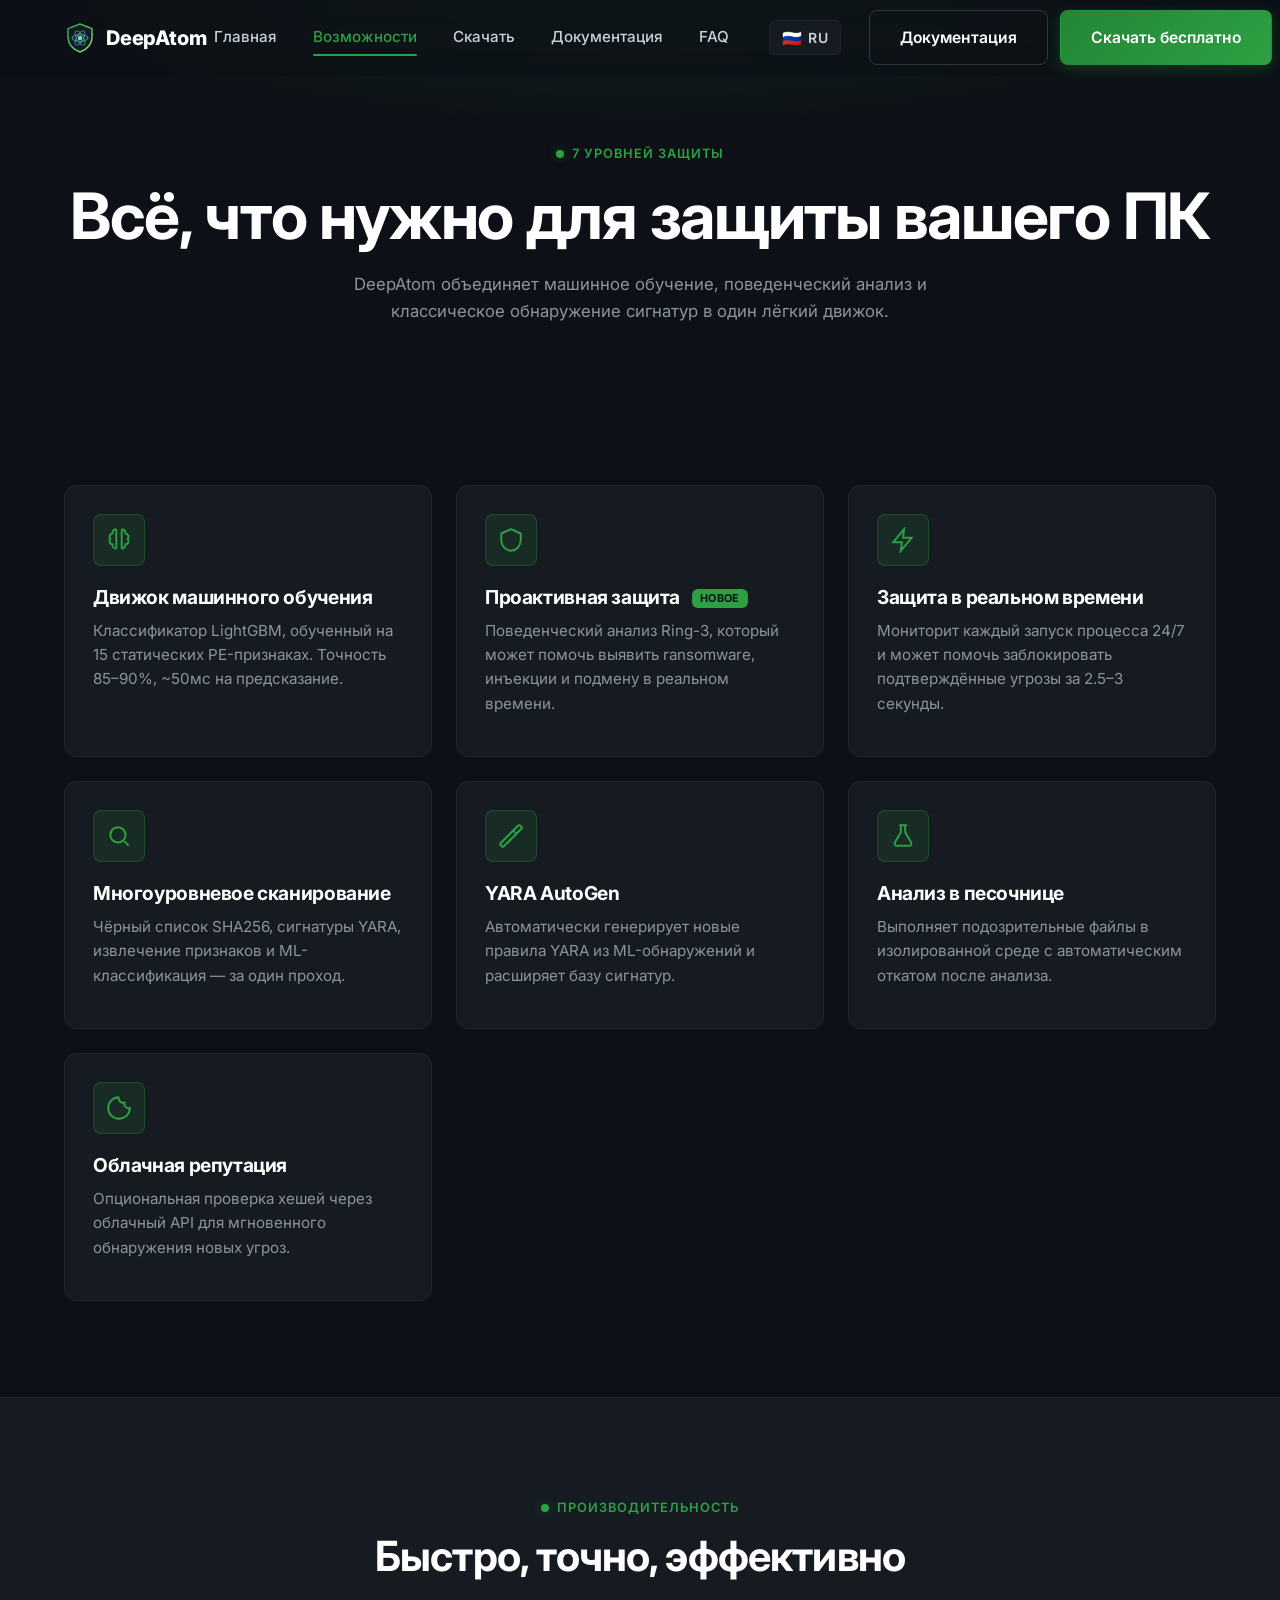
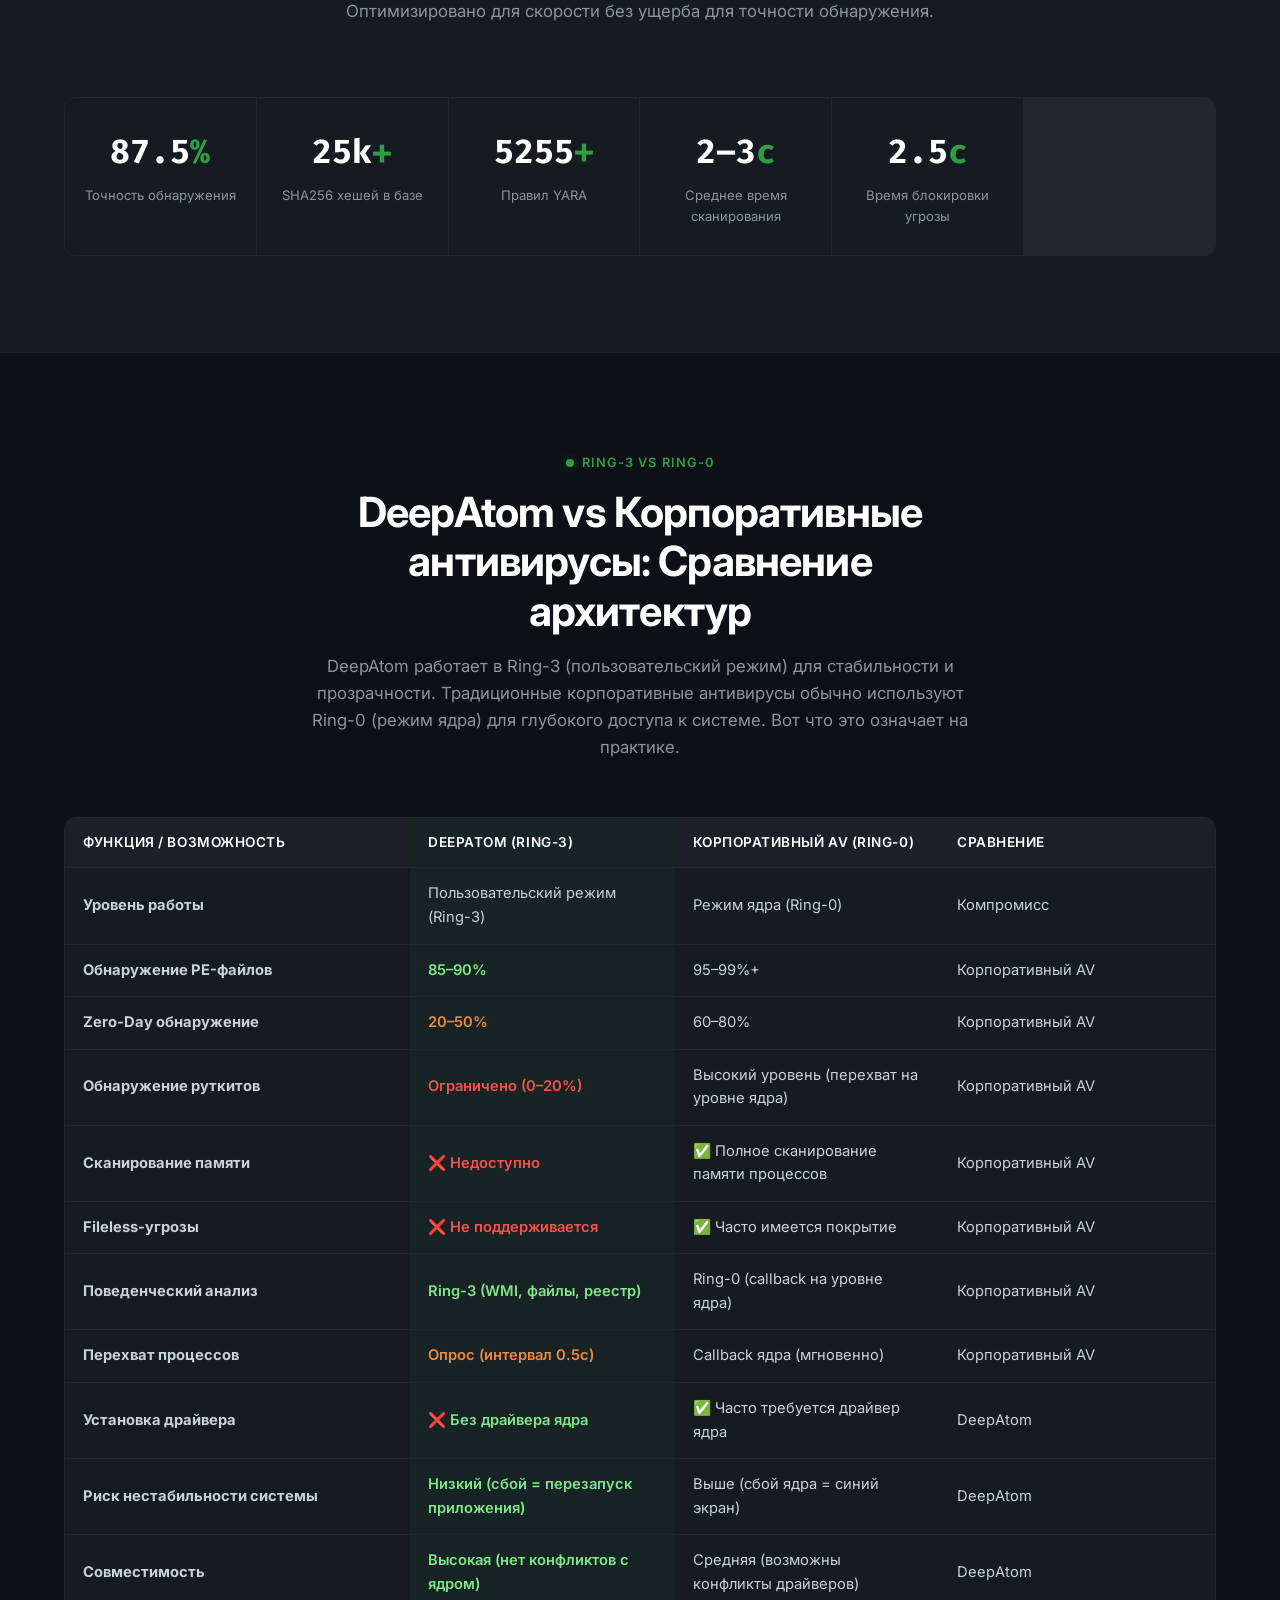
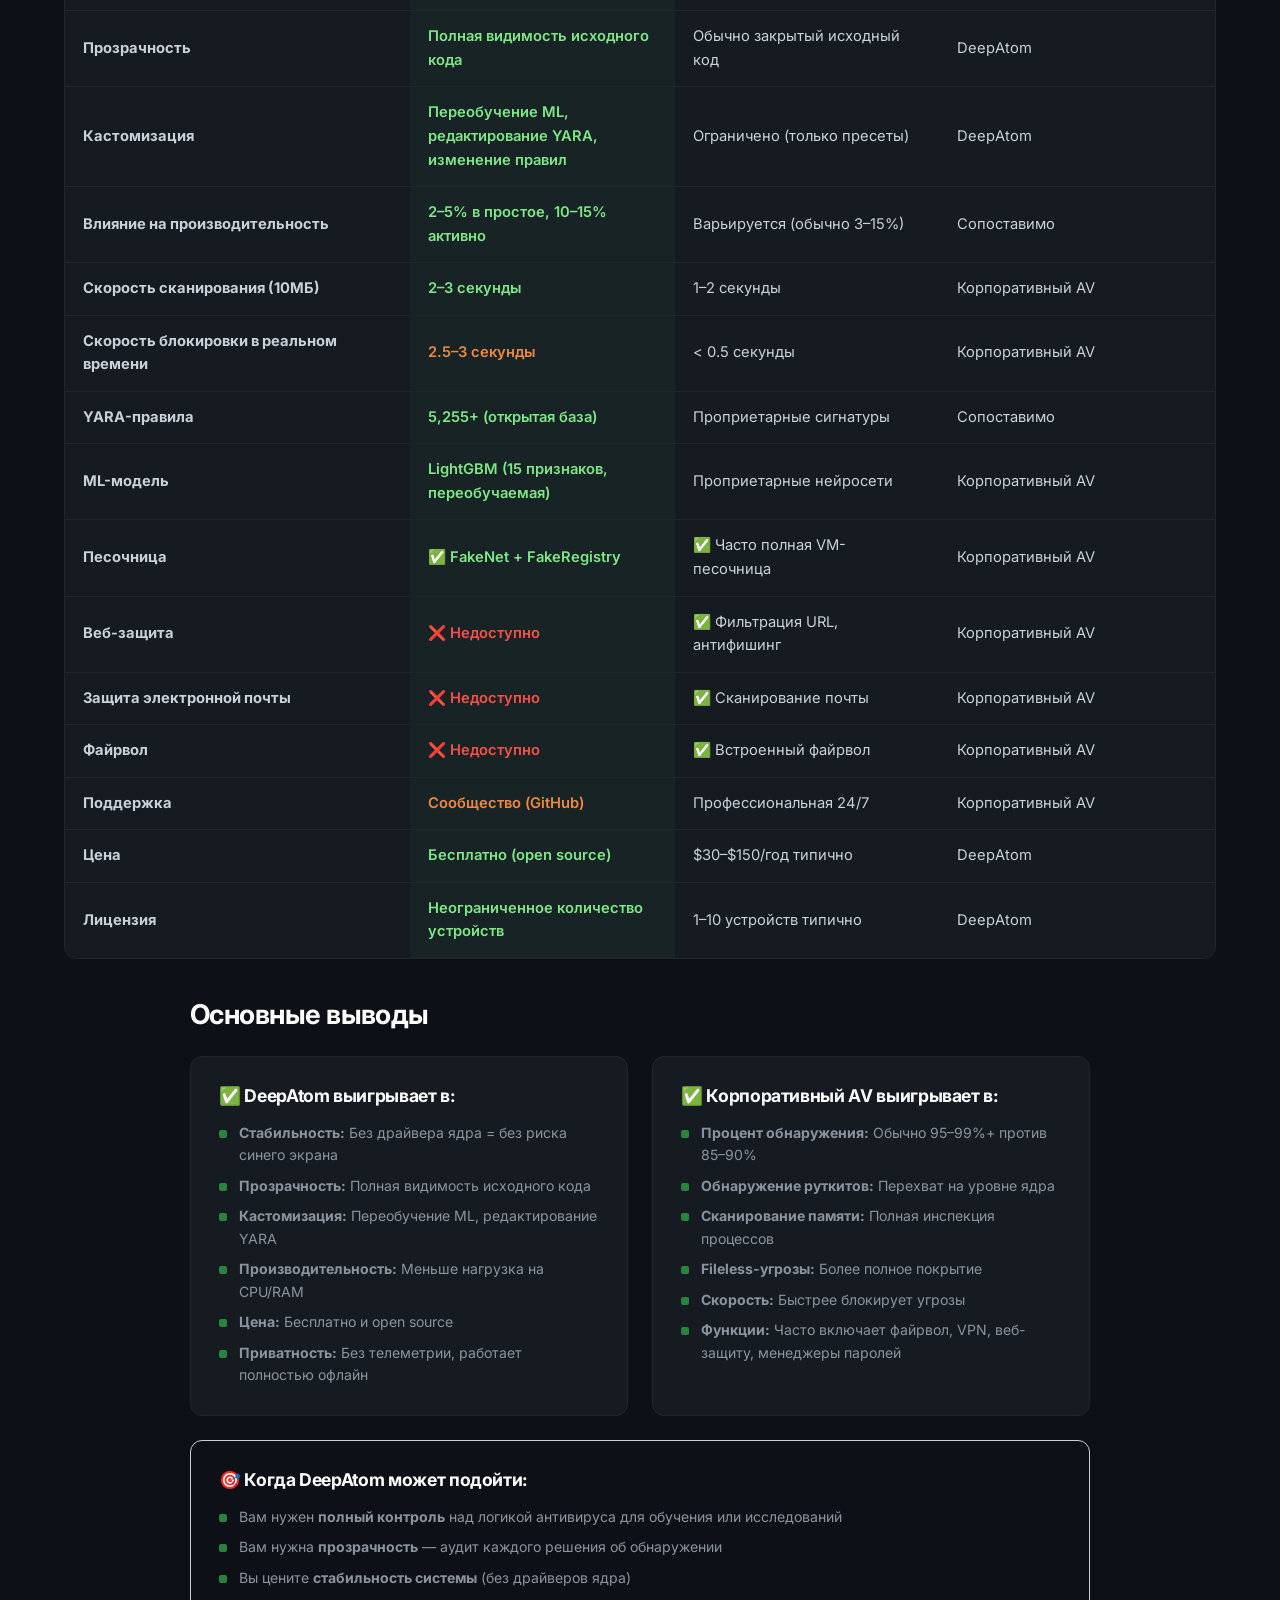
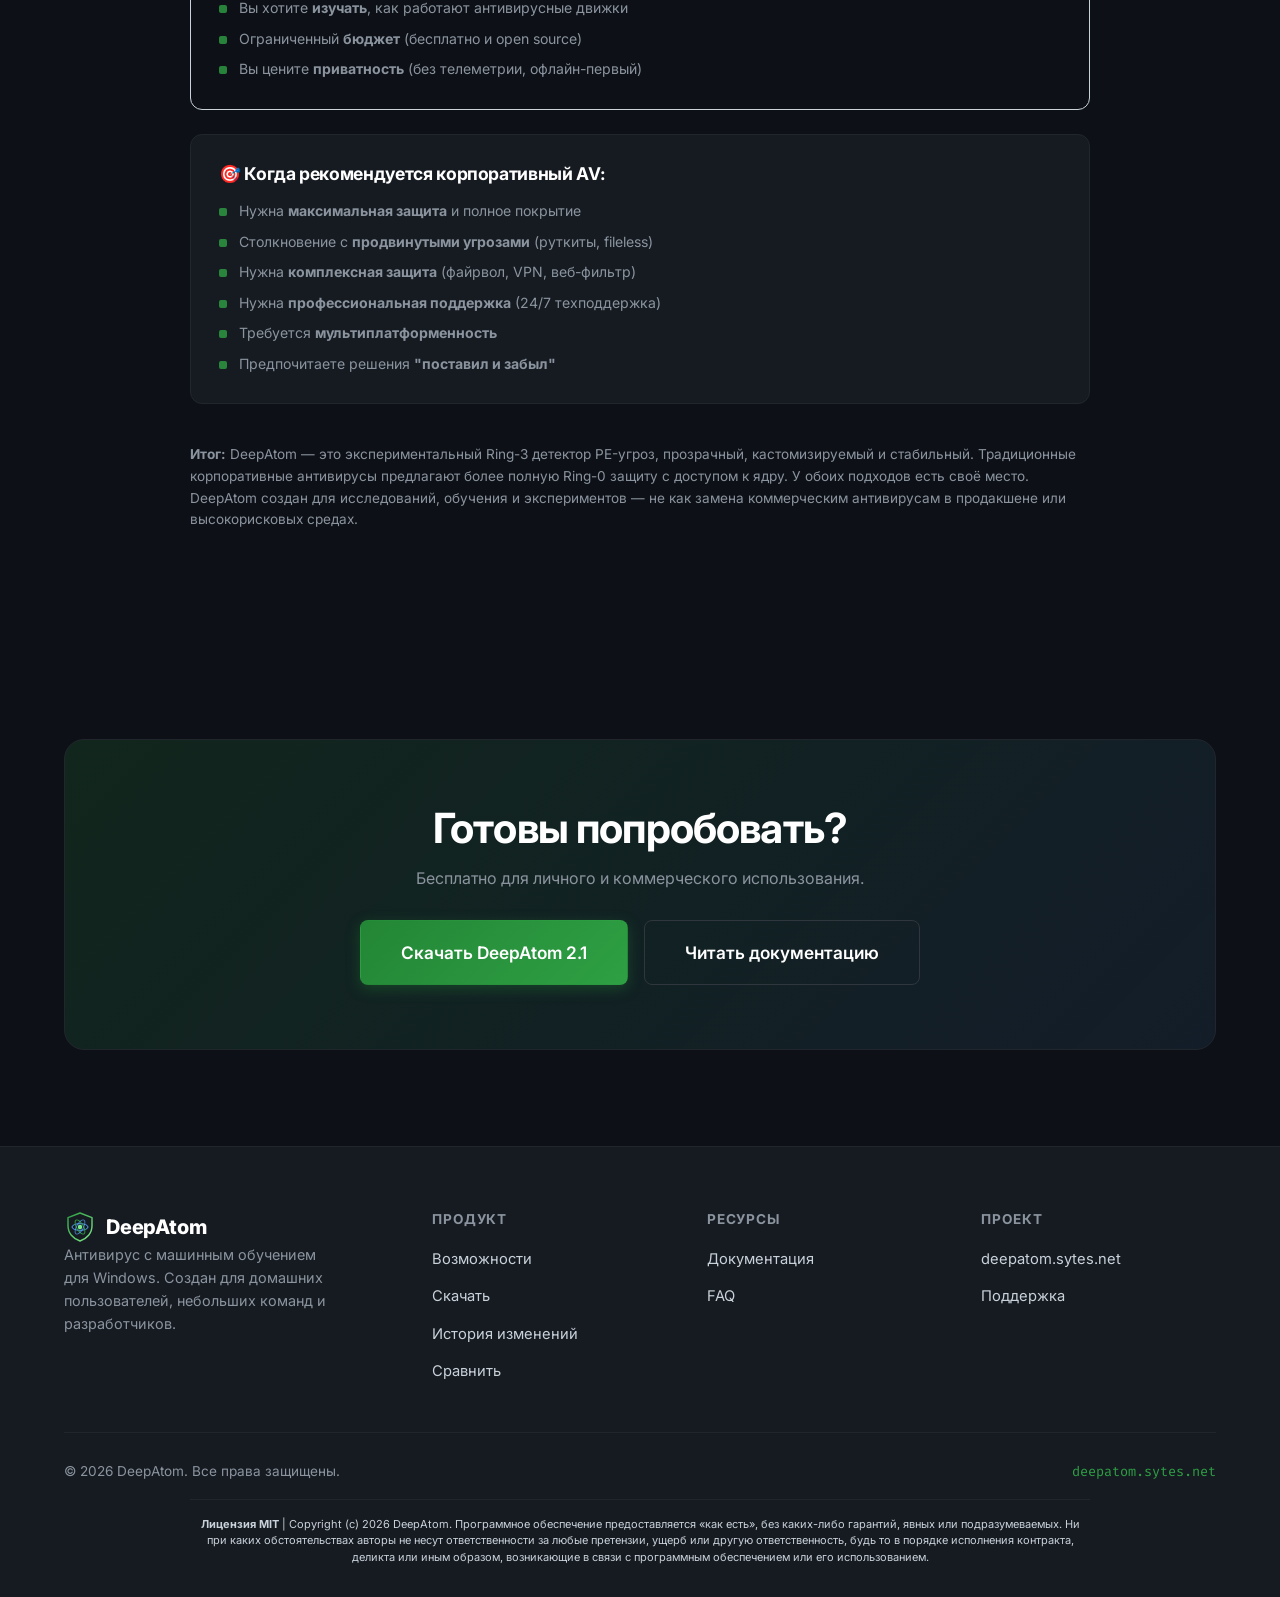
<file: features-ru.html>
<!DOCTYPE html>
<html lang="ru">
<head>
  <meta charset="UTF-8">
  <meta name="viewport" content="width=device-width, initial-scale=1.0">
  <title>Возможности — DeepAtom Антивирус</title>
  <meta name="description" content="7 уровней защиты DeepAtom: машинное обучение, проактивная защита, защита в реальном времени, YARA сканер, песочница и многое другое.">
  <link rel="canonical" href="https://deepatom.sytes.net/features-ru.html">
  <link rel="icon" type="image/svg+xml" href="images/favicon.svg">

  <link rel="preconnect" href="https://fonts.googleapis.com">
  <link rel="preconnect" href="https://fonts.gstatic.com" crossorigin>
  <link href="https://fonts.googleapis.com/css2?family=Inter:wght@400;500;600;700;800&family=Fira+Code:wght@400;500&display=swap" rel="stylesheet">

  <link rel="stylesheet" href="css/style.css">
  <link rel="stylesheet" href="css/animations.css">
  <link rel="stylesheet" href="css/lang-switcher.css">
</head>
<body>

  <header class="site-header">
    <div class="container nav-wrap">
      <a href="index-ru.html" class="logo">
        <img src="images/logo.svg" alt="DeepAtom" class="logo-mark">
        DeepAtom
      </a>
      <nav class="main-nav">
        <a href="index-ru.html">Главная</a>
        <a href="features-ru.html" class="active">Возможности</a>
        <a href="download-ru.html">Скачать</a>
        <a href="docs-ru.html">Документация</a>
        <a href="faq-ru.html">FAQ</a>
      </nav>
      <div class="header-actions">
        <a href="docs-ru.html" class="btn btn-ghost">Документация</a>
        <a href="download-ru.html" class="btn btn-primary">Скачать бесплатно</a>
        <button class="nav-toggle" aria-label="Переключить навигацию" aria-expanded="false">
          <span></span><span></span><span></span>
        </button>
      </div>
    </div>
  </header>

  <main>
    <section class="page-hero">
      <div class="container">
        <div class="eyebrow">7 уровней защиты</div>
        <h1>Всё, что нужно для защиты вашего ПК</h1>
        <p>DeepAtom объединяет машинное обучение, поведенческий анализ и классическое обнаружение сигнатур в один лёгкий движок.</p>
      </div>
    </section>

    <section class="section-pad">
      <div class="container">
        <div class="grid grid-3">
          <div class="card card-accent reveal d1">
            <div class="card-icon">
              <svg viewBox="0 0 24 24" fill="none" stroke="currentColor" stroke-width="1.8"><path d="M9.5 2a3.5 3.5 0 0 0-3.5 3.5V6a3 3 0 0 0-2 5 3 3 0 0 0 2 5v.5A3.5 3.5 0 0 0 9.5 20"/><path d="M14.5 2A3.5 3.5 0 0 1 18 5.5V6a3 3 0 0 1 2 5 3 3 0 0 1-2 5v.5a3.5 3.5 0 0 1-3.5 3.5"/><path d="M9.5 2v18M14.5 2v18"/></svg>
            </div>
            <h3>Движок машинного обучения</h3>
            <p>Классификатор LightGBM, обученный на 15 статических PE-признаках. Точность 85–90%, ~50мс на предсказание.</p>
          </div>

          <div class="card card-accent reveal d2">
            <div class="card-icon">
              <svg viewBox="0 0 24 24" fill="none" stroke="currentColor" stroke-width="1.8"><path d="M12 2 3 6v6c0 5.2 3.8 9.4 9 10 5.2-.6 9-4.8 9-10V6l-9-4Z"/></svg>
            </div>
            <h3>Проактивная защита <span class="tag-new">Новое</span></h3>
            <p>Поведенческий анализ Ring-3, который может помочь выявить ransomware, инъекции и подмену в реальном времени.</p>
          </div>

          <div class="card card-accent reveal d3">
            <div class="card-icon">
              <svg viewBox="0 0 24 24" fill="none" stroke="currentColor" stroke-width="1.8"><path d="M13 2 3 14h8l-1 8 10-12h-8l1-8Z"/></svg>
            </div>
            <h3>Защита в реальном времени</h3>
            <p>Мониторит каждый запуск процесса 24/7 и может помочь заблокировать подтверждённые угрозы за 2.5–3 секунды.</p>
          </div>

          <div class="card card-accent reveal d4">
            <div class="card-icon">
              <svg viewBox="0 0 24 24" fill="none" stroke="currentColor" stroke-width="1.8"><circle cx="11" cy="11" r="7"/><path d="m21 21-4.3-4.3"/></svg>
            </div>
            <h3>Многоуровневое сканирование</h3>
            <p>Чёрный список SHA256, сигнатуры YARA, извлечение признаков и ML-классификация — за один проход.</p>
          </div>

          <div class="card card-accent reveal d5">
            <div class="card-icon">
              <svg viewBox="0 0 24 24" fill="none" stroke="currentColor" stroke-width="1.8"><path d="m21.64 3.64-1.28-1.28a1.21 1.21 0 0 0-1.72 0L2.36 18.64a1.21 1.21 0 0 0 0 1.72l1.28 1.28a1.2 1.2 0 0 0 1.72 0L21.64 5.36a1.2 1.2 0 0 0 0-1.72Z"/><path d="m14 7 3 3"/></svg>
            </div>
            <h3>YARA AutoGen</h3>
            <p>Автоматически генерирует новые правила YARA из ML-обнаружений и расширяет базу сигнатур.</p>
          </div>

          <div class="card card-accent reveal d6">
            <div class="card-icon">
              <svg viewBox="0 0 24 24" fill="none" stroke="currentColor" stroke-width="1.8"><path d="M10 2v6.5L4.5 18a2 2 0 0 0 1.7 3h11.6a2 2 0 0 0 1.7-3L14 8.5V2"/><path d="M8.5 2h7"/></svg>
            </div>
            <h3>Анализ в песочнице</h3>
            <p>Выполняет подозрительные файлы в изолированной среде с автоматическим откатом после анализа.</p>
          </div>

          <div class="card card-accent reveal d7">
            <div class="card-icon">
              <svg viewBox="0 0 24 24" fill="none" stroke="currentColor" stroke-width="1.8"><path d="M12 2a10 10 0 1 0 10 10 4 4 0 0 1-5-5 4 4 0 0 1-5-5"/><path d="M8.5 8.5v.01"/><path d="M16 15.5v.01"/><path d="M12 12v.01"/></svg>
            </div>
            <h3>Облачная репутация</h3>
            <p>Опциональная проверка хешей через облачный API для мгновенного обнаружения новых угроз.</p>
          </div>
        </div>
      </div>
    </section>

    <section class="section-pad" style="background: var(--bg-secondary); border-top: 1px solid var(--border); border-bottom: 1px solid var(--border);">
      <div class="container">
        <div class="section-head reveal">
          <div class="eyebrow">Производительность</div>
          <h2>Быстро, точно, эффективно</h2>
          <p>Оптимизировано для скорости без ущерба для точности обнаружения.</p>
        </div>

        <div class="stats-strip reveal">
          <div class="stat-item">
            <div class="stat-number">87.5<span class="suffix">%</span></div>
            <div class="stat-label">Точность обнаружения</div>
          </div>
          <div class="stat-item">
            <div class="stat-number">25k<span class="suffix">+</span></div>
            <div class="stat-label">SHA256 хешей в базе</div>
          </div>
          <div class="stat-item">
            <div class="stat-number">5255<span class="suffix">+</span></div>
            <div class="stat-label">Правил YARA</div>
          </div>
          <div class="stat-item">
            <div class="stat-number">2–3<span class="suffix">с</span></div>
            <div class="stat-label">Среднее время сканирования</div>
          </div>
          <div class="stat-item">
            <div class="stat-number">2.5<span class="suffix">с</span></div>
            <div class="stat-label">Время блокировки угрозы</div>
          </div>
        </div>
      </div>
    </section>

    <!-- ================= СРАВНЕНИЕ RING-3 VS RING-0 ================= -->
    <section class="section-pad" id="comparison">
      <div class="container">
        <div class="section-head reveal">
          <div class="eyebrow">Ring-3 vs Ring-0</div>
          <h2>DeepAtom vs Корпоративные антивирусы: Сравнение архитектур</h2>
          <p>DeepAtom работает в Ring-3 (пользовательский режим) для стабильности и прозрачности. Традиционные корпоративные антивирусы обычно используют Ring-0 (режим ядра) для глубокого доступа к системе. Вот что это означает на практике.</p>
        </div>

        <div class="table-wrap reveal">
          <table>
            <thead>
              <tr>
                <th style="width:30%">Функция / Возможность</th>
                <th class="highlight-col" style="width:23%">DeepAtom (Ring-3)</th>
                <th style="width:23%">Корпоративный AV (Ring-0)</th>
                <th style="width:24%">Сравнение</th>
              </tr>
            </thead>
            <tbody>
              <tr>
                <td><strong>Уровень работы</strong></td>
                <td class="highlight-col">Пользовательский режим (Ring-3)</td>
                <td>Режим ядра (Ring-0)</td>
                <td>Компромисс</td>
              </tr>
              <tr>
                <td><strong>Обнаружение PE-файлов</strong></td>
                <td class="highlight-col good">85–90%</td>
                <td>95–99%+</td>
                <td>Корпоративный AV</td>
              </tr>
              <tr>
                <td><strong>Zero-Day обнаружение</strong></td>
                <td class="highlight-col mid">20–50%</td>
                <td>60–80%</td>
                <td>Корпоративный AV</td>
              </tr>
              <tr>
                <td><strong>Обнаружение руткитов</strong></td>
                <td class="highlight-col bad">Ограничено (0–20%)</td>
                <td>Высокий уровень (перехват на уровне ядра)</td>
                <td>Корпоративный AV</td>
              </tr>
              <tr>
                <td><strong>Сканирование памяти</strong></td>
                <td class="highlight-col bad">❌ Недоступно</td>
                <td>✅ Полное сканирование памяти процессов</td>
                <td>Корпоративный AV</td>
              </tr>
              <tr>
                <td><strong>Fileless-угрозы</strong></td>
                <td class="highlight-col bad">❌ Не поддерживается</td>
                <td>✅ Часто имеется покрытие</td>
                <td>Корпоративный AV</td>
              </tr>
              <tr>
                <td><strong>Поведенческий анализ</strong></td>
                <td class="highlight-col good">Ring-3 (WMI, файлы, реестр)</td>
                <td>Ring-0 (callback на уровне ядра)</td>
                <td>Корпоративный AV</td>
              </tr>
              <tr>
                <td><strong>Перехват процессов</strong></td>
                <td class="highlight-col mid">Опрос (интервал 0.5с)</td>
                <td>Callback ядра (мгновенно)</td>
                <td>Корпоративный AV</td>
              </tr>
              <tr>
                <td><strong>Установка драйвера</strong></td>
                <td class="highlight-col good">❌ Без драйвера ядра</td>
                <td>✅ Часто требуется драйвер ядра</td>
                <td>DeepAtom</td>
              </tr>
              <tr>
                <td><strong>Риск нестабильности системы</strong></td>
                <td class="highlight-col good">Низкий (сбой = перезапуск приложения)</td>
                <td>Выше (сбой ядра = синий экран)</td>
                <td>DeepAtom</td>
              </tr>
              <tr>
                <td><strong>Совместимость</strong></td>
                <td class="highlight-col good">Высокая (нет конфликтов с ядром)</td>
                <td>Средняя (возможны конфликты драйверов)</td>
                <td>DeepAtom</td>
              </tr>
              <tr>
                <td><strong>Прозрачность</strong></td>
                <td class="highlight-col good">Полная видимость исходного кода</td>
                <td>Обычно закрытый исходный код</td>
                <td>DeepAtom</td>
              </tr>
              <tr>
                <td><strong>Кастомизация</strong></td>
                <td class="highlight-col good">Переобучение ML, редактирование YARA, изменение правил</td>
                <td>Ограничено (только пресеты)</td>
                <td>DeepAtom</td>
              </tr>
              <tr>
                <td><strong>Влияние на производительность</strong></td>
                <td class="highlight-col good">2–5% в простое, 10–15% активно</td>
                <td>Варьируется (обычно 3–15%)</td>
                <td>Сопоставимо</td>
              </tr>
              <tr>
                <td><strong>Скорость сканирования (10МБ)</strong></td>
                <td class="highlight-col good">2–3 секунды</td>
                <td>1–2 секунды</td>
                <td>Корпоративный AV</td>
              </tr>
              <tr>
                <td><strong>Скорость блокировки в реальном времени</strong></td>
                <td class="highlight-col mid">2.5–3 секунды</td>
                <td>< 0.5 секунды</td>
                <td>Корпоративный AV</td>
              </tr>
              <tr>
                <td><strong>YARA-правила</strong></td>
                <td class="highlight-col good">5,255+ (открытая база)</td>
                <td>Проприетарные сигнатуры</td>
                <td>Сопоставимо</td>
              </tr>
              <tr>
                <td><strong>ML-модель</strong></td>
                <td class="highlight-col good">LightGBM (15 признаков, переобучаемая)</td>
                <td>Проприетарные нейросети</td>
                <td>Корпоративный AV</td>
              </tr>
              <tr>
                <td><strong>Песочница</strong></td>
                <td class="highlight-col good">✅ FakeNet + FakeRegistry</td>
                <td>✅ Часто полная VM-песочница</td>
                <td>Корпоративный AV</td>
              </tr>
              <tr>
                <td><strong>Веб-защита</strong></td>
                <td class="highlight-col bad">❌ Недоступно</td>
                <td>✅ Фильтрация URL, антифишинг</td>
                <td>Корпоративный AV</td>
              </tr>
              <tr>
                <td><strong>Защита электронной почты</strong></td>
                <td class="highlight-col bad">❌ Недоступно</td>
                <td>✅ Сканирование почты</td>
                <td>Корпоративный AV</td>
              </tr>
              <tr>
                <td><strong>Файрвол</strong></td>
                <td class="highlight-col bad">❌ Недоступно</td>
                <td>✅ Встроенный файрвол</td>
                <td>Корпоративный AV</td>
              </tr>
              <tr>
                <td><strong>Поддержка</strong></td>
                <td class="highlight-col mid">Сообщество (GitHub)</td>
                <td>Профессиональная 24/7</td>
                <td>Корпоративный AV</td>
              </tr>
              <tr>
                <td><strong>Цена</strong></td>
                <td class="highlight-col good">Бесплатно (open source)</td>
                <td>$30–$150/год типично</td>
                <td>DeepAtom</td>
              </tr>
              <tr>
                <td><strong>Лицензия</strong></td>
                <td class="highlight-col good">Неограниченное количество устройств</td>
                <td>1–10 устройств типично</td>
                <td>DeepAtom</td>
              </tr>
            </tbody>
          </table>
        </div>

        <div class="reveal" style="max-width:900px; margin:40px auto 0;">
          <h3>Основные выводы</h3>
          <div class="grid grid-2" style="margin-top:24px;">
            <div class="card">
              <h4>✅ DeepAtom выигрывает в:</h4>
              <ul>
                <li><strong>Стабильность:</strong> Без драйвера ядра = без риска синего экрана</li>
                <li><strong>Прозрачность:</strong> Полная видимость исходного кода</li>
                <li><strong>Кастомизация:</strong> Переобучение ML, редактирование YARA</li>
                <li><strong>Производительность:</strong> Меньше нагрузка на CPU/RAM</li>
                <li><strong>Цена:</strong> Бесплатно и open source</li>
                <li><strong>Приватность:</strong> Без телеметрии, работает полностью офлайн</li>
              </ul>
            </div>

            <div class="card">
              <h4>✅ Корпоративный AV выигрывает в:</h4>
              <ul>
                <li><strong>Процент обнаружения:</strong> Обычно 95–99%+ против 85–90%</li>
                <li><strong>Обнаружение руткитов:</strong> Перехват на уровне ядра</li>
                <li><strong>Сканирование памяти:</strong> Полная инспекция процессов</li>
                <li><strong>Fileless-угрозы:</strong> Более полное покрытие</li>
                <li><strong>Скорость:</strong> Быстрее блокирует угрозы</li>
                <li><strong>Функции:</strong> Часто включает файрвол, VPN, веб-защиту, менеджеры паролей</li>
              </ul>
            </div>
          </div>

          <div class="card" style="margin-top:24px; background: var(--bg-tertiary); border-color: var(--green-dim);">
            <h4>🎯 Когда DeepAtom может подойти:</h4>
            <ul>
              <li>Вам нужен <strong>полный контроль</strong> над логикой антивируса для обучения или исследований</li>
              <li>Вам нужна <strong>прозрачность</strong> — аудит каждого решения об обнаружении</li>
              <li>Вы цените <strong>стабильность системы</strong> (без драйверов ядра)</li>
              <li>Вы хотите <strong>изучать</strong>, как работают антивирусные движки</li>
              <li>Ограниченный <strong>бюджет</strong> (бесплатно и open source)</li>
              <li>Вы цените <strong>приватность</strong> (без телеметрии, офлайн-первый)</li>
            </ul>
          </div>

          <div class="card" style="margin-top:24px;">
            <h4>🎯 Когда рекомендуется корпоративный AV:</h4>
            <ul>
              <li>Нужна <strong>максимальная защита</strong> и полное покрытие</li>
              <li>Столкновение с <strong>продвинутыми угрозами</strong> (руткиты, fileless)</li>
              <li>Нужна <strong>комплексная защита</strong> (файрвол, VPN, веб-фильтр)</li>
              <li>Нужна <strong>профессиональная поддержка</strong> (24/7 техподдержка)</li>
              <li>Требуется <strong>мультиплатформенность</strong></li>
              <li>Предпочитаете решения <strong>"поставил и забыл"</strong></li>
            </ul>
          </div>
        </div>

        <p class="table-note reveal" style="margin-top:40px; max-width:900px; margin-left:auto; margin-right:auto;">
          <strong>Итог:</strong> DeepAtom — это экспериментальный Ring-3 детектор PE-угроз, прозрачный, кастомизируемый и стабильный. Традиционные корпоративные антивирусы предлагают более полную Ring-0 защиту с доступом к ядру. У обоих подходов есть своё место. DeepAtom создан для исследований, обучения и экспериментов — не как замена коммерческим антивирусам в продакшене или высокорисковых средах.
        </p>
      </div>
    </section>

    <section class="section-pad">
      <div class="container">
        <div class="cta-banner reveal">
          <h2>Готовы попробовать?</h2>
          <p>Бесплатно для личного и коммерческого использования.</p>
          <div class="hero-cta" style="margin-bottom:0;">
            <a href="download-ru.html" class="btn btn-primary btn-lg">Скачать DeepAtom 2.1</a>
            <a href="docs-ru.html" class="btn btn-ghost btn-lg">Читать документацию</a>
          </div>
        </div>
      </div>
    </section>
  </main>

  <footer class="site-footer">
    <div class="container">
      <div class="footer-grid">
        <div class="footer-brand">
          <a href="index-ru.html" class="logo">
            <img src="images/logo.svg" alt="DeepAtom" class="logo-mark">
            DeepAtom
          </a>
          <p>Антивирус с машинным обучением для Windows. Создан для домашних пользователей, небольших команд и разработчиков.</p>
        </div>
        <div class="footer-col">
          <h4>Продукт</h4>
          <ul>
            <li><a href="features-ru.html">Возможности</a></li>
            <li><a href="download-ru.html">Скачать</a></li>
            <li><a href="download-ru.html#changelog">История изменений</a></li>
            <li><a href="features-ru.html#comparison">Сравнить</a></li>
          </ul>
        </div>
        <div class="footer-col">
          <h4>Ресурсы</h4>
          <ul>
            <li><a href="docs-ru.html">Документация</a></li>
            <li><a href="faq-ru.html">FAQ</a></li>
          </ul>
        </div>
        <div class="footer-col">
          <h4>Проект</h4>
          <ul>
            <li><a href="https://deepatom.sytes.net">deepatom.sytes.net</a></li>
            <li><a href="faq-ru.html">Поддержка</a></li>
          </ul>
        </div>
      </div>
      <div class="footer-bottom">
        <span>© <span data-year>2026</span> DeepAtom. Все права защищены.</span>
        <span class="footer-domain">deepatom.sytes.net</span>
      </div>
      <div style="max-width:900px; margin:16px auto 0; padding-top:16px; border-top:1px solid var(--border); font-size:11px; line-height:1.5; color:var(--text-tertiary); text-align:center;">
        <strong>Лицензия MIT</strong> | Copyright (c) 2026 DeepAtom. Программное обеспечение предоставляется «как есть», без каких-либо гарантий, явных или подразумеваемых. Ни при каких обстоятельствах авторы не несут ответственности за любые претензии, ущерб или другую ответственность, будь то в порядке исполнения контракта, деликта или иным образом, возникающие в связи с программным обеспечением или его использованием.
      </div>
    </div>
  </footer>

  <button class="back-to-top" aria-label="Вверх">
    <svg viewBox="0 0 24 24" width="20" height="20" fill="none" stroke="currentColor" stroke-width="2" stroke-linecap="round" stroke-linejoin="round"><path d="M12 19V5"/><path d="m5 12 7-7 7 7"/></svg>
  </button>

  <script src="js/main.js"></script>
  <script src="js/animations.js"></script>
  <script src="js/lang-switcher.js"></script>
</body>
</html>
</file>
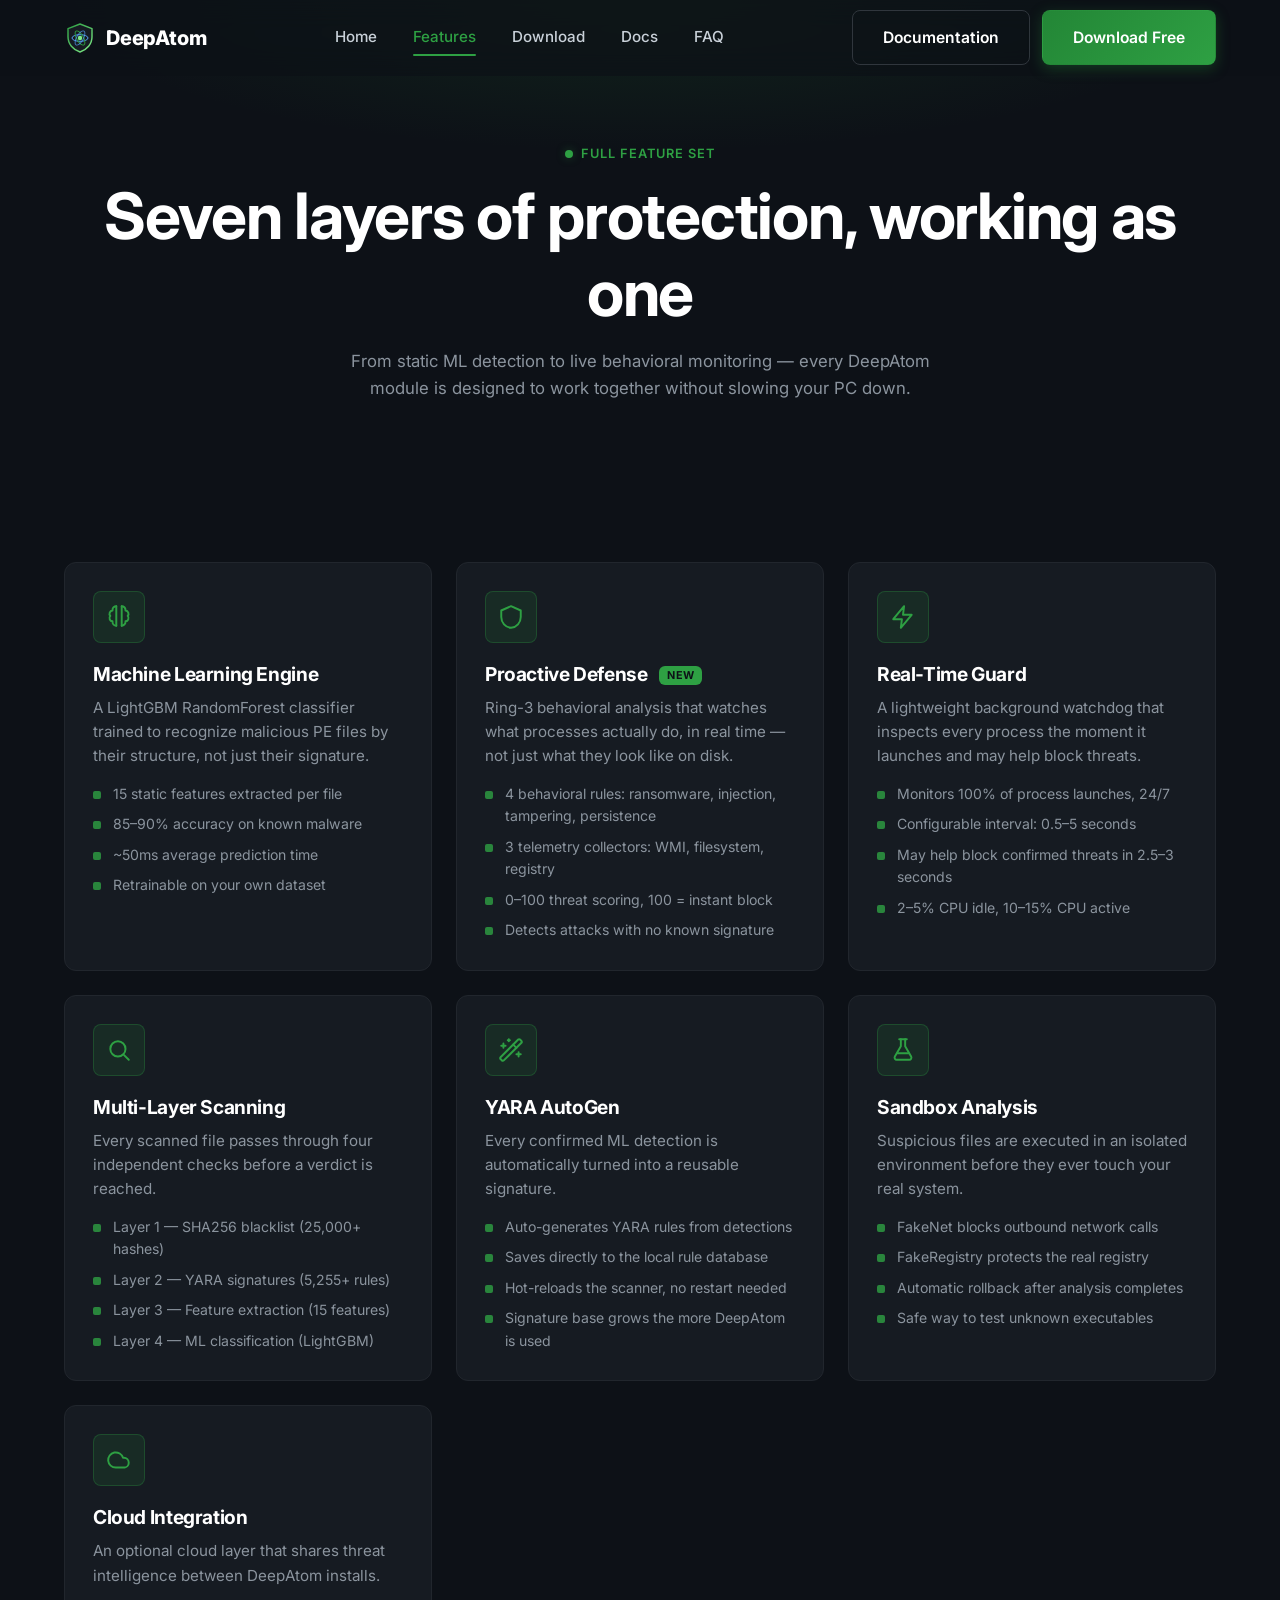
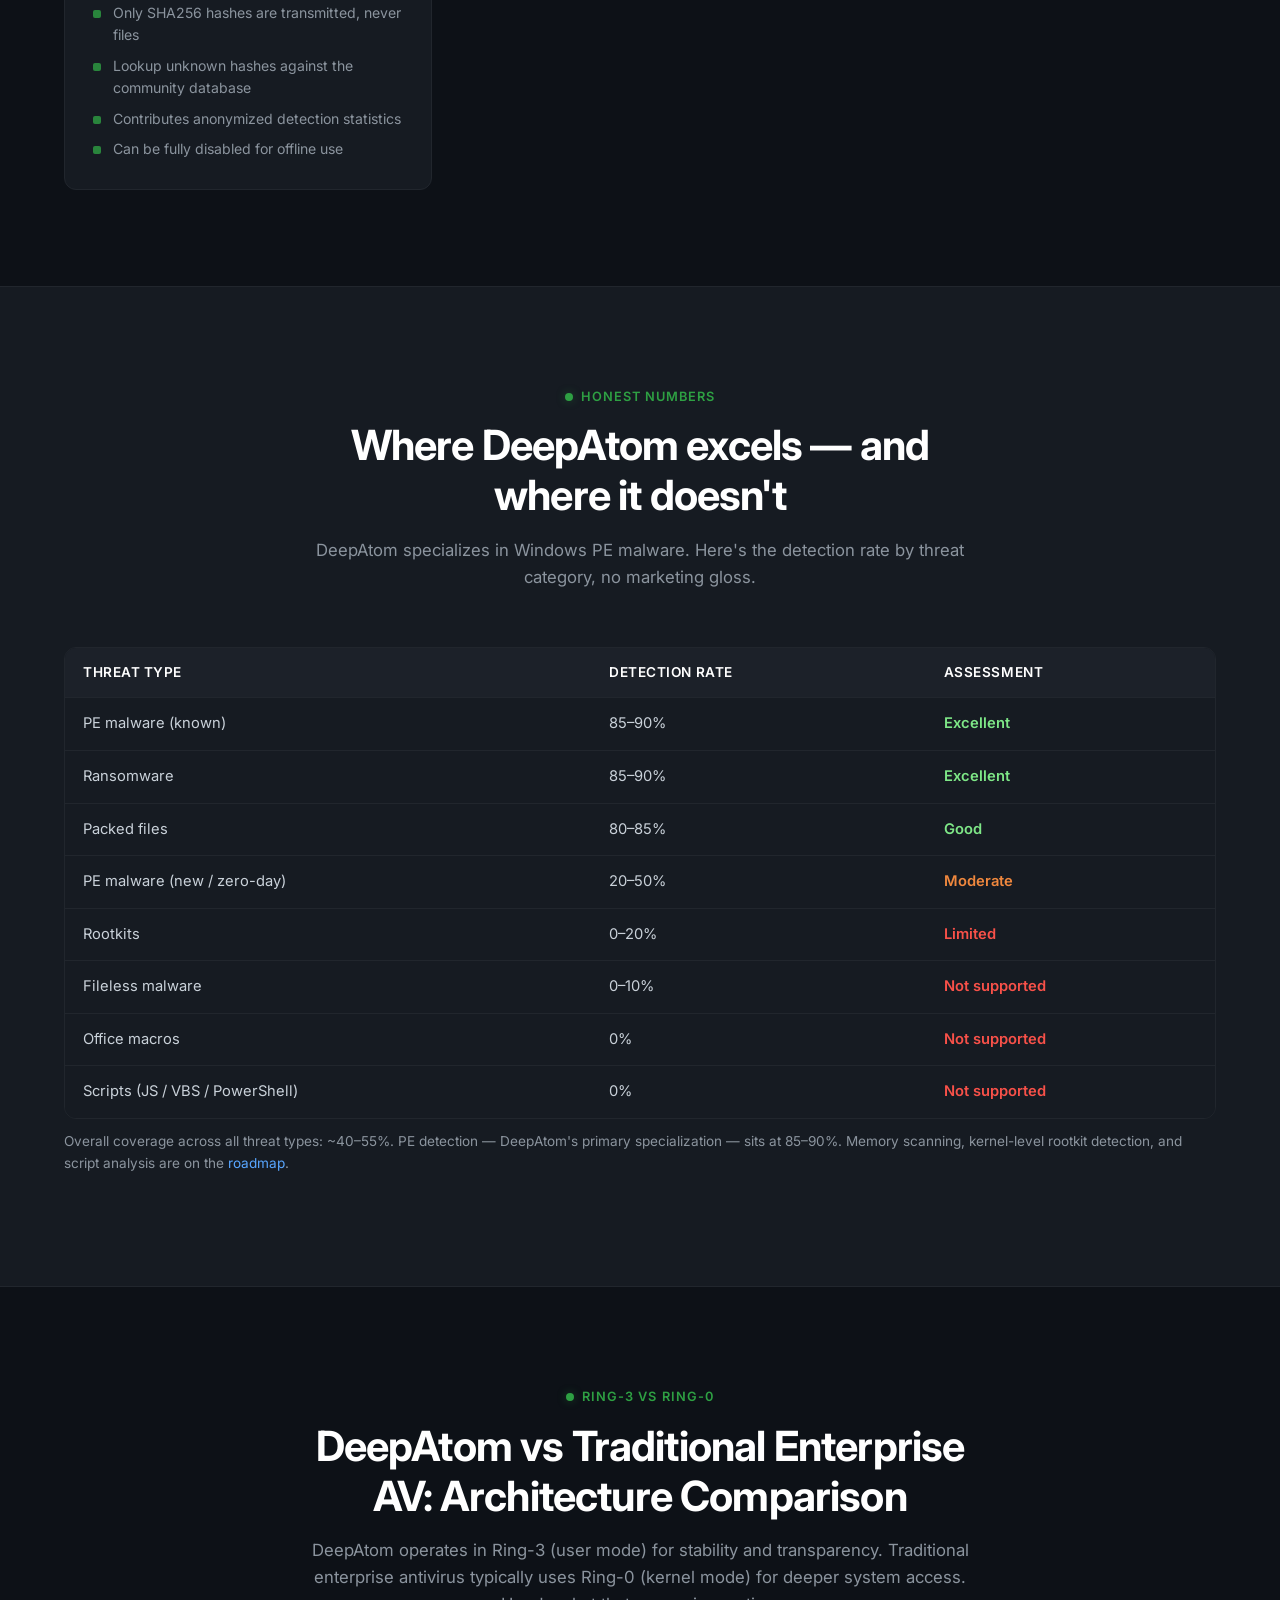
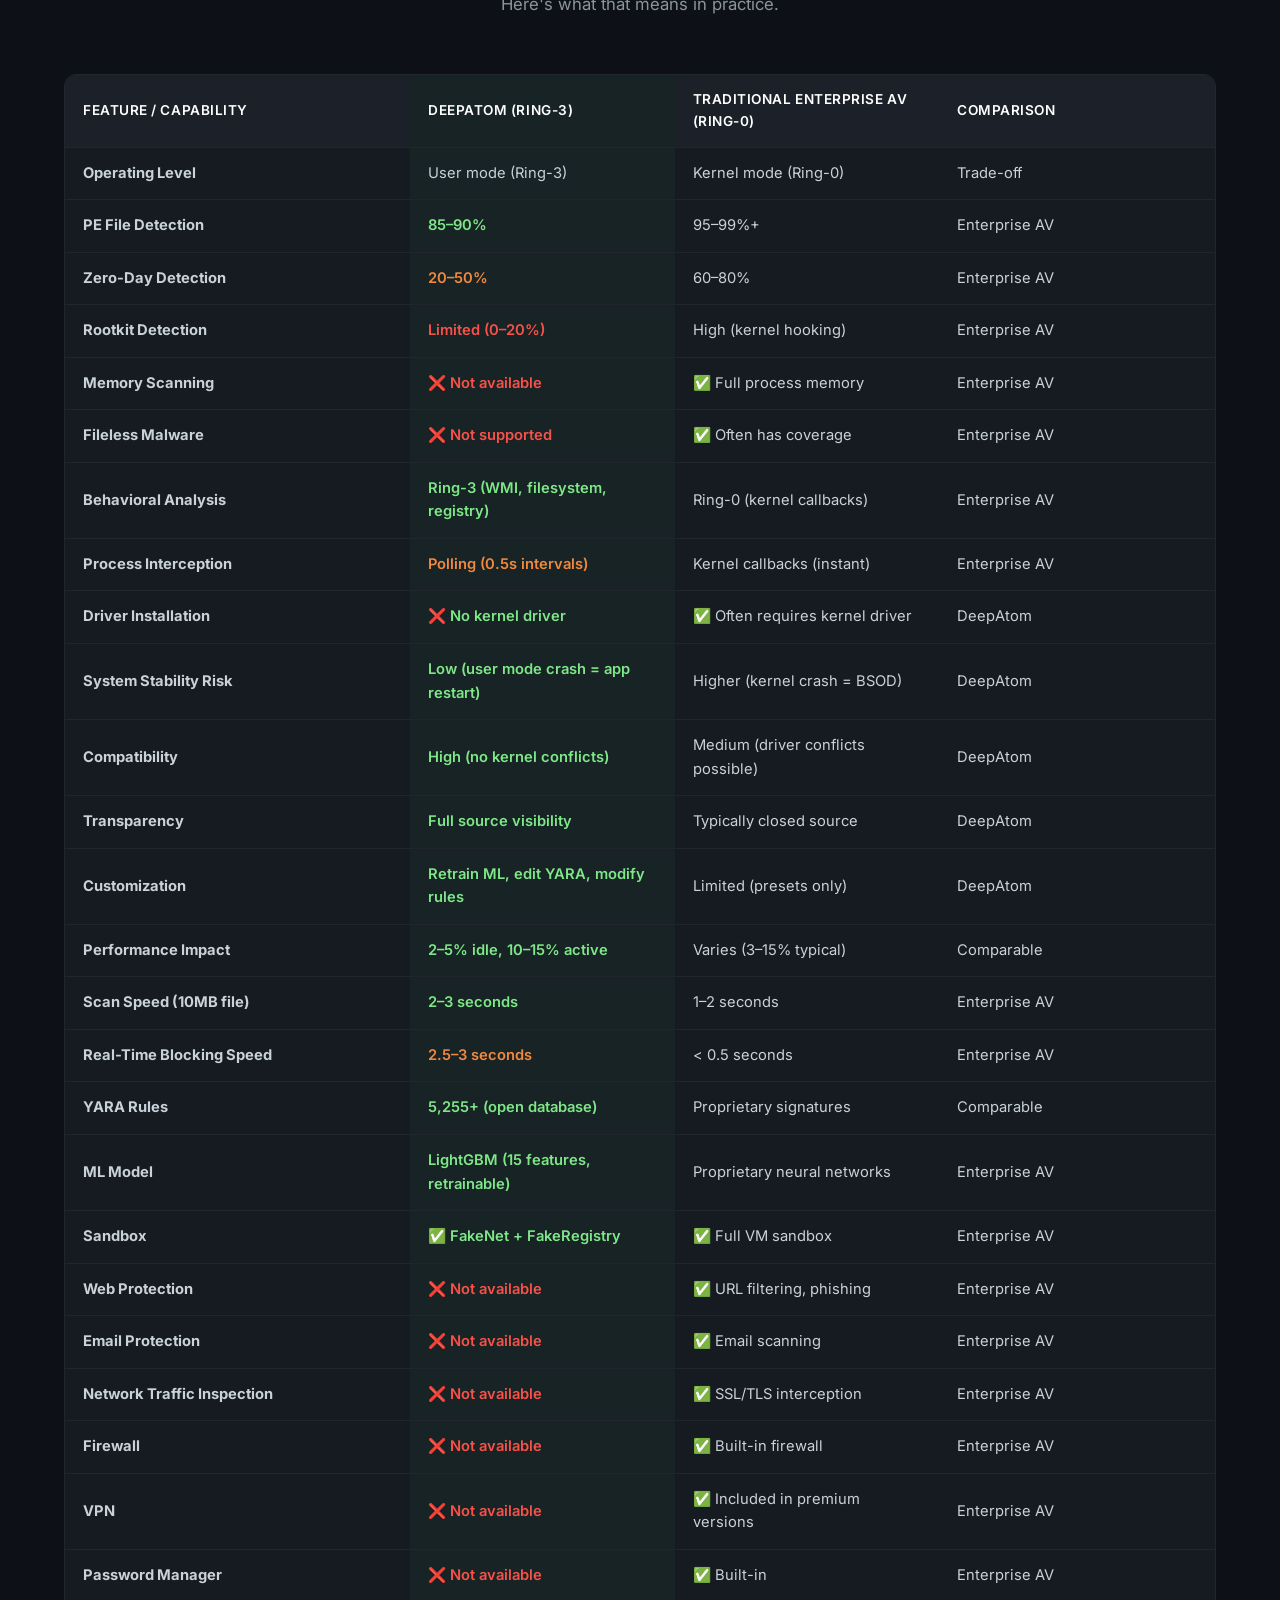
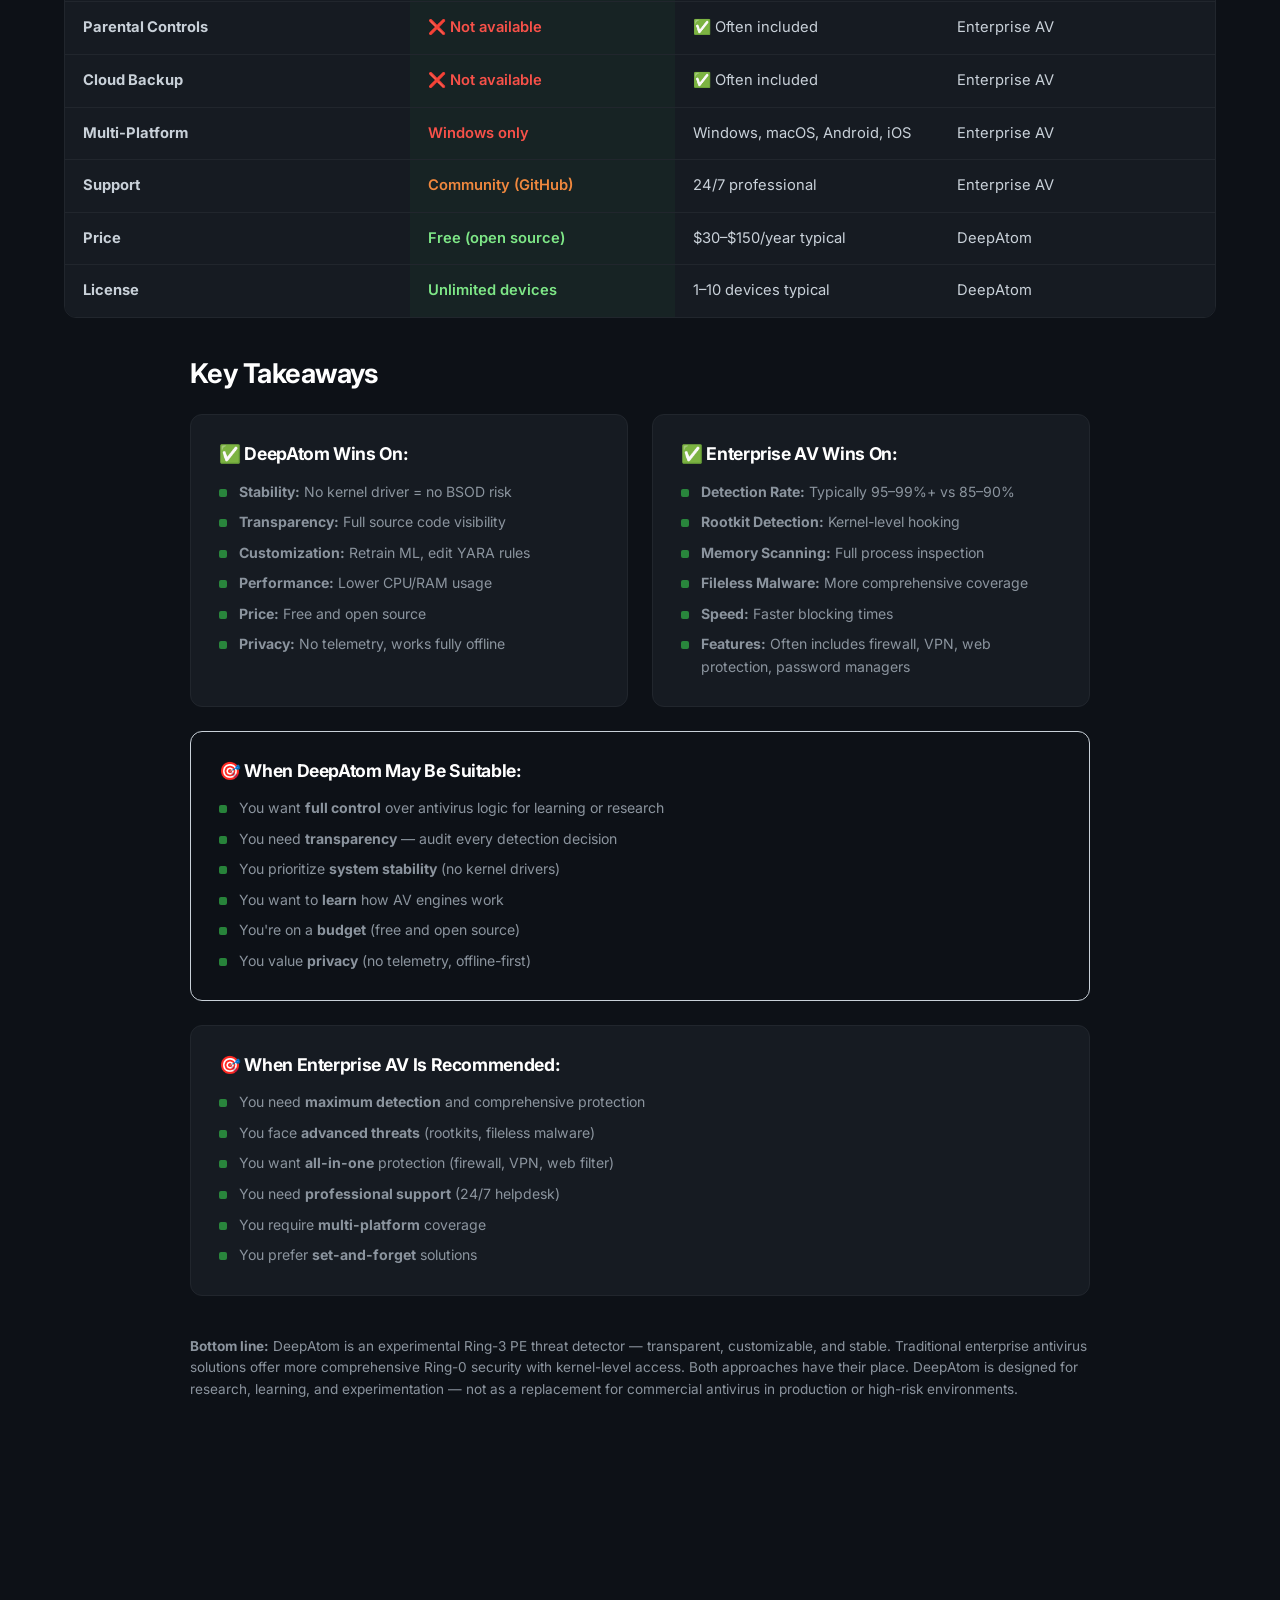
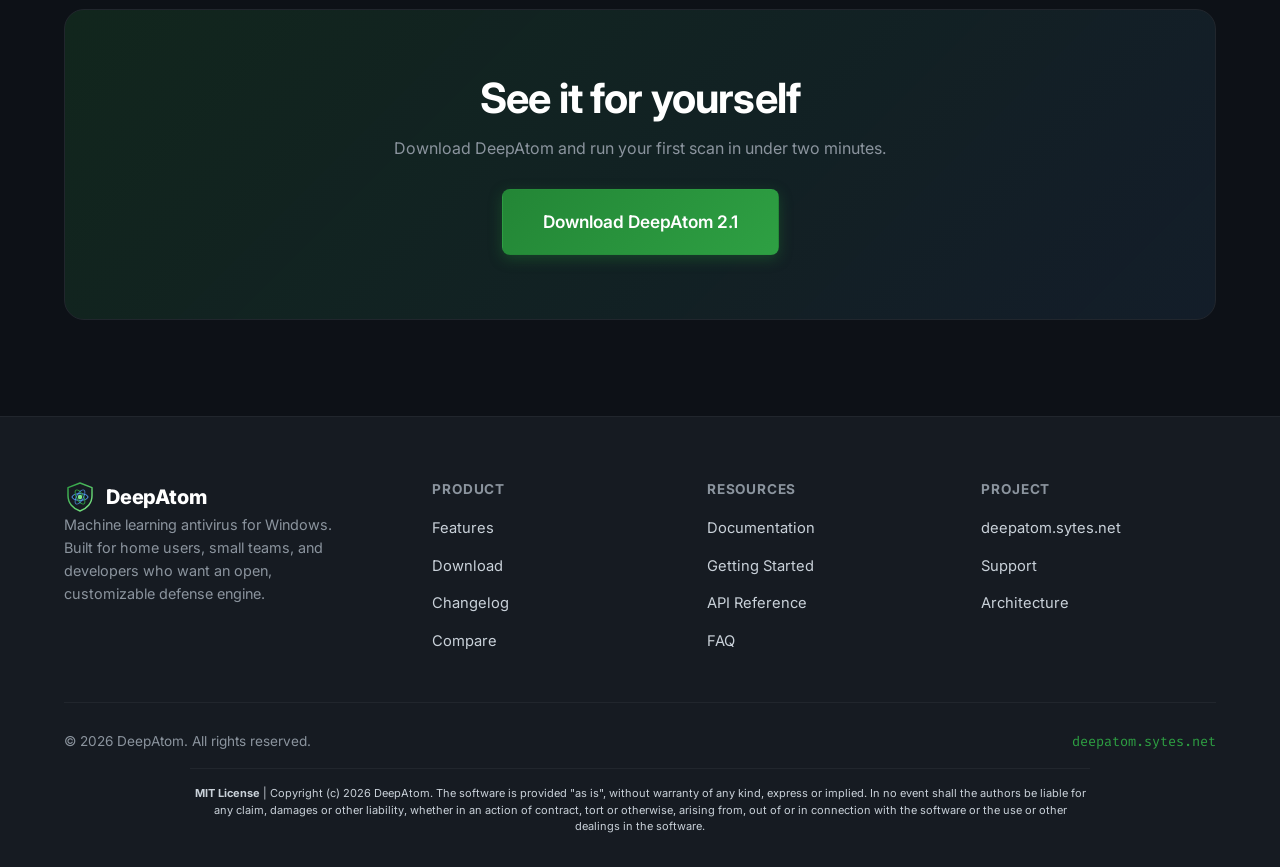
<file: features.html>
<!DOCTYPE html>
<html lang="en">
<head>
  <meta charset="UTF-8">
  <meta name="viewport" content="width=device-width, initial-scale=1.0">
  <title>Features — DeepAtom Antivirus</title>
  <meta name="description" content="Explore DeepAtom's seven protection layers: machine learning detection, proactive defense, real-time guard, multi-layer scanning, YARA autogen, sandbox and cloud integration.">
  <link rel="canonical" href="https://deepatom.sytes.net/features.html">
  <link rel="icon" type="image/svg+xml" href="images/favicon.svg">

  <link rel="preconnect" href="https://fonts.googleapis.com">
  <link rel="preconnect" href="https://fonts.gstatic.com" crossorigin>
  <link href="https://fonts.googleapis.com/css2?family=Inter:wght@400;500;600;700;800&family=Fira+Code:wght@400;500&display=swap" rel="stylesheet">

  <link rel="stylesheet" href="css/style.css">
  <link rel="stylesheet" href="css/animations.css">
</head>
<body>

  <header class="site-header">
    <div class="container nav-wrap">
      <a href="index.html" class="logo">
        <img src="images/logo.svg" alt="DeepAtom" class="logo-mark">
        DeepAtom
      </a>
      <nav class="main-nav">
        <a href="index.html">Home</a>
        <a href="features.html" class="active">Features</a>
        <a href="download.html">Download</a>
        <a href="docs.html">Docs</a>
        <a href="faq.html">FAQ</a>
      </nav>
      <div class="header-actions">
        <a href="docs.html" class="btn btn-ghost">Documentation</a>
        <a href="download.html" class="btn btn-primary">Download Free</a>
        <button class="nav-toggle" aria-label="Toggle navigation" aria-expanded="false">
          <span></span><span></span><span></span>
        </button>
      </div>
    </div>
  </header>

  <main>
    <section class="page-hero">
      <div class="container">
        <div class="eyebrow">Full feature set</div>
        <h1>Seven layers of protection, working as one</h1>
        <p>From static ML detection to live behavioral monitoring — every DeepAtom module is designed to work together without slowing your PC down.</p>
      </div>
    </section>

    <!-- ================= FEATURE DETAILS ================= -->
    <section class="section-pad">
      <div class="container">
        <div class="grid grid-3">

          <div class="card card-accent reveal d1">
            <div class="card-icon">
              <svg viewBox="0 0 24 24" fill="none" stroke="currentColor" stroke-width="1.8" stroke-linecap="round" stroke-linejoin="round"><path d="M9.5 2a3.5 3.5 0 0 0-3.5 3.5V6a3 3 0 0 0-2 5 3 3 0 0 0 2 5v.5A3.5 3.5 0 0 0 9.5 20"/><path d="M14.5 2A3.5 3.5 0 0 1 18 5.5V6a3 3 0 0 1 2 5 3 3 0 0 1-2 5v.5a3.5 3.5 0 0 1-3.5 3.5"/><path d="M9.5 2v18M14.5 2v18"/></svg>
            </div>
            <h3>Machine Learning Engine</h3>
            <p>A LightGBM RandomForest classifier trained to recognize malicious PE files by their structure, not just their signature.</p>
            <ul>
              <li>15 static features extracted per file</li>
              <li>85–90% accuracy on known malware</li>
              <li>~50ms average prediction time</li>
              <li>Retrainable on your own dataset</li>
            </ul>
          </div>

          <div class="card card-accent reveal d2">
            <div class="card-icon">
              <svg viewBox="0 0 24 24" fill="none" stroke="currentColor" stroke-width="1.8" stroke-linecap="round" stroke-linejoin="round"><path d="M12 2 3 6v6c0 5.2 3.8 9.4 9 10 5.2-.6 9-4.8 9-10V6l-9-4Z"/></svg>
            </div>
            <h3>Proactive Defense <span class="tag-new">New</span></h3>
            <p>Ring-3 behavioral analysis that watches what processes actually do, in real time — not just what they look like on disk.</p>
            <ul>
              <li>4 behavioral rules: ransomware, injection, tampering, persistence</li>
              <li>3 telemetry collectors: WMI, filesystem, registry</li>
              <li>0–100 threat scoring, 100 = instant block</li>
              <li>Detects attacks with no known signature</li>
            </ul>
          </div>

          <div class="card card-accent reveal d3">
            <div class="card-icon">
              <svg viewBox="0 0 24 24" fill="none" stroke="currentColor" stroke-width="1.8" stroke-linecap="round" stroke-linejoin="round"><path d="M13 2 3 14h8l-1 8 10-12h-8l1-8Z"/></svg>
            </div>
            <h3>Real-Time Guard</h3>
            <p>A lightweight background watchdog that inspects every process the moment it launches and may help block threats.</p>
            <ul>
              <li>Monitors 100% of process launches, 24/7</li>
              <li>Configurable interval: 0.5–5 seconds</li>
              <li>May help block confirmed threats in 2.5–3 seconds</li>
              <li>2–5% CPU idle, 10–15% CPU active</li>
            </ul>
          </div>

          <div class="card card-accent reveal d4">
            <div class="card-icon">
              <svg viewBox="0 0 24 24" fill="none" stroke="currentColor" stroke-width="1.8" stroke-linecap="round" stroke-linejoin="round"><circle cx="11" cy="11" r="7"/><path d="m21 21-4.3-4.3"/></svg>
            </div>
            <h3>Multi-Layer Scanning</h3>
            <p>Every scanned file passes through four independent checks before a verdict is reached.</p>
            <ul>
              <li>Layer 1 — SHA256 blacklist (25,000+ hashes)</li>
              <li>Layer 2 — YARA signatures (5,255+ rules)</li>
              <li>Layer 3 — Feature extraction (15 features)</li>
              <li>Layer 4 — ML classification (LightGBM)</li>
            </ul>
          </div>

          <div class="card card-accent reveal d5">
            <div class="card-icon">
              <svg viewBox="0 0 24 24" fill="none" stroke="currentColor" stroke-width="1.8" stroke-linecap="round" stroke-linejoin="round"><path d="m21.64 3.64-1.28-1.28a1.21 1.21 0 0 0-1.72 0L2.36 18.64a1.21 1.21 0 0 0 0 1.72l1.28 1.28a1.2 1.2 0 0 0 1.72 0L21.64 5.36a1.2 1.2 0 0 0 0-1.72Z"/><path d="m14 7 3 3"/><path d="M5 6v4M19 14v4M10 2v2M7 8H3M21 16h-4M11 3H9"/></svg>
            </div>
            <h3>YARA AutoGen</h3>
            <p>Every confirmed ML detection is automatically turned into a reusable signature.</p>
            <ul>
              <li>Auto-generates YARA rules from detections</li>
              <li>Saves directly to the local rule database</li>
              <li>Hot-reloads the scanner, no restart needed</li>
              <li>Signature base grows the more DeepAtom is used</li>
            </ul>
          </div>

          <div class="card card-accent reveal d6">
            <div class="card-icon">
              <svg viewBox="0 0 24 24" fill="none" stroke="currentColor" stroke-width="1.8" stroke-linecap="round" stroke-linejoin="round"><path d="M10 2v6.5L4.5 18a2 2 0 0 0 1.7 3h11.6a2 2 0 0 0 1.7-3L14 8.5V2"/><path d="M8.5 2h7"/><path d="M7 15h10"/></svg>
            </div>
            <h3>Sandbox Analysis</h3>
            <p>Suspicious files are executed in an isolated environment before they ever touch your real system.</p>
            <ul>
              <li>FakeNet blocks outbound network calls</li>
              <li>FakeRegistry protects the real registry</li>
              <li>Automatic rollback after analysis completes</li>
              <li>Safe way to test unknown executables</li>
            </ul>
          </div>

          <div class="card card-accent reveal d7">
            <div class="card-icon">
              <svg viewBox="0 0 24 24" fill="none" stroke="currentColor" stroke-width="1.8" stroke-linecap="round" stroke-linejoin="round"><path d="M17.5 19H9a7 7 0 1 1 6.71-9h.79a4.5 4.5 0 1 1 0 9Z"/></svg>
            </div>
            <h3>Cloud Integration</h3>
            <p>An optional cloud layer that shares threat intelligence between DeepAtom installs.</p>
            <ul>
              <li>Only SHA256 hashes are transmitted, never files</li>
              <li>Lookup unknown hashes against the community database</li>
              <li>Contributes anonymized detection statistics</li>
              <li>Can be fully disabled for offline use</li>
            </ul>
          </div>

        </div>
      </div>
    </section>

    <!-- ================= DETECTION TABLE ================= -->
    <section class="section-pad" style="background: var(--bg-secondary); border-top: 1px solid var(--border); border-bottom: 1px solid var(--border);">
      <div class="container">
        <div class="section-head reveal">
          <div class="eyebrow">Honest numbers</div>
          <h2>Where DeepAtom excels — and where it doesn't</h2>
          <p>DeepAtom specializes in Windows PE malware. Here's the detection rate by threat category, no marketing gloss.</p>
        </div>

        <div class="table-wrap reveal">
          <table>
            <thead>
              <tr><th>Threat type</th><th>Detection rate</th><th>Assessment</th></tr>
            </thead>
            <tbody>
              <tr><td>PE malware (known)</td><td>85–90%</td><td class="good">Excellent</td></tr>
              <tr><td>Ransomware</td><td>85–90%</td><td class="good">Excellent</td></tr>
              <tr><td>Packed files</td><td>80–85%</td><td class="good">Good</td></tr>
              <tr><td>PE malware (new / zero-day)</td><td>20–50%</td><td class="mid">Moderate</td></tr>
              <tr><td>Rootkits</td><td>0–20%</td><td class="bad">Limited</td></tr>
              <tr><td>Fileless malware</td><td>0–10%</td><td class="bad">Not supported</td></tr>
              <tr><td>Office macros</td><td>0%</td><td class="bad">Not supported</td></tr>
              <tr><td>Scripts (JS / VBS / PowerShell)</td><td>0%</td><td class="bad">Not supported</td></tr>
            </tbody>
          </table>
        </div>
        <p class="table-note reveal">Overall coverage across all threat types: ~40–55%. PE detection — DeepAtom's primary specialization — sits at 85–90%. Memory scanning, kernel-level rootkit detection, and script analysis are on the <a href="download.html#changelog">roadmap</a>.</p>
      </div>
    </section>

    <!-- ================= RING-3 VS RING-0 COMPARISON ================= -->
    <section class="section-pad" id="comparison">
      <div class="container">
        <div class="section-head reveal">
          <div class="eyebrow">Ring-3 vs Ring-0</div>
          <h2>DeepAtom vs Traditional Enterprise AV: Architecture Comparison</h2>
          <p>DeepAtom operates in Ring-3 (user mode) for stability and transparency. Traditional enterprise antivirus typically uses Ring-0 (kernel mode) for deeper system access. Here's what that means in practice.</p>
        </div>

        <div class="table-wrap reveal">
          <table>
            <thead>
              <tr>
                <th style="width:30%">Feature / Capability</th>
                <th class="highlight-col" style="width:23%">DeepAtom (Ring-3)</th>
                <th style="width:23%">Traditional Enterprise AV (Ring-0)</th>
                <th style="width:24%">Comparison</th>
              </tr>
            </thead>
            <tbody>
              <tr>
                <td><strong>Operating Level</strong></td>
                <td class="highlight-col">User mode (Ring-3)</td>
                <td>Kernel mode (Ring-0)</td>
                <td>Trade-off</td>
              </tr>
              <tr>
                <td><strong>PE File Detection</strong></td>
                <td class="highlight-col good">85–90%</td>
                <td>95–99%+</td>
                <td>Enterprise AV</td>
              </tr>
              <tr>
                <td><strong>Zero-Day Detection</strong></td>
                <td class="highlight-col mid">20–50%</td>
                <td>60–80%</td>
                <td>Enterprise AV</td>
              </tr>
              <tr>
                <td><strong>Rootkit Detection</strong></td>
                <td class="highlight-col bad">Limited (0–20%)</td>
                <td>High (kernel hooking)</td>
                <td>Enterprise AV</td>
              </tr>
              <tr>
                <td><strong>Memory Scanning</strong></td>
                <td class="highlight-col bad">❌ Not available</td>
                <td>✅ Full process memory</td>
                <td>Enterprise AV</td>
              </tr>
              <tr>
                <td><strong>Fileless Malware</strong></td>
                <td class="highlight-col bad">❌ Not supported</td>
                <td>✅ Often has coverage</td>
                <td>Enterprise AV</td>
              </tr>
              <tr>
                <td><strong>Behavioral Analysis</strong></td>
                <td class="highlight-col good">Ring-3 (WMI, filesystem, registry)</td>
                <td>Ring-0 (kernel callbacks)</td>
                <td>Enterprise AV</td>
              </tr>
              <tr>
                <td><strong>Process Interception</strong></td>
                <td class="highlight-col mid">Polling (0.5s intervals)</td>
                <td>Kernel callbacks (instant)</td>
                <td>Enterprise AV</td>
              </tr>
              <tr>
                <td><strong>Driver Installation</strong></td>
                <td class="highlight-col good">❌ No kernel driver</td>
                <td>✅ Often requires kernel driver</td>
                <td>DeepAtom</td>
              </tr>
              <tr>
                <td><strong>System Stability Risk</strong></td>
                <td class="highlight-col good">Low (user mode crash = app restart)</td>
                <td>Higher (kernel crash = BSOD)</td>
                <td>DeepAtom</td>
              </tr>
              <tr>
                <td><strong>Compatibility</strong></td>
                <td class="highlight-col good">High (no kernel conflicts)</td>
                <td>Medium (driver conflicts possible)</td>
                <td>DeepAtom</td>
              </tr>
              <tr>
                <td><strong>Transparency</strong></td>
                <td class="highlight-col good">Full source visibility</td>
                <td>Typically closed source</td>
                <td>DeepAtom</td>
              </tr>
              <tr>
                <td><strong>Customization</strong></td>
                <td class="highlight-col good">Retrain ML, edit YARA, modify rules</td>
                <td>Limited (presets only)</td>
                <td>DeepAtom</td>
              </tr>
              <tr>
                <td><strong>Performance Impact</strong></td>
                <td class="highlight-col good">2–5% idle, 10–15% active</td>
                <td>Varies (3–15% typical)</td>
                <td>Comparable</td>
              </tr>
              <tr>
                <td><strong>Scan Speed (10MB file)</strong></td>
                <td class="highlight-col good">2–3 seconds</td>
                <td>1–2 seconds</td>
                <td>Enterprise AV</td>
              </tr>
              <tr>
                <td><strong>Real-Time Blocking Speed</strong></td>
                <td class="highlight-col mid">2.5–3 seconds</td>
                <td>< 0.5 seconds</td>
                <td>Enterprise AV</td>
              </tr>
              <tr>
                <td><strong>YARA Rules</strong></td>
                <td class="highlight-col good">5,255+ (open database)</td>
                <td>Proprietary signatures</td>
                <td>Comparable</td>
              </tr>
              <tr>
                <td><strong>ML Model</strong></td>
                <td class="highlight-col good">LightGBM (15 features, retrainable)</td>
                <td>Proprietary neural networks</td>
                <td>Enterprise AV</td>
              </tr>
              <tr>
                <td><strong>Sandbox</strong></td>
                <td class="highlight-col good">✅ FakeNet + FakeRegistry</td>
                <td>✅ Full VM sandbox</td>
                <td>Enterprise AV</td>
              </tr>
              <tr>
                <td><strong>Web Protection</strong></td>
                <td class="highlight-col bad">❌ Not available</td>
                <td>✅ URL filtering, phishing</td>
                <td>Enterprise AV</td>
              </tr>
              <tr>
                <td><strong>Email Protection</strong></td>
                <td class="highlight-col bad">❌ Not available</td>
                <td>✅ Email scanning</td>
                <td>Enterprise AV</td>
              </tr>
              <tr>
                <td><strong>Network Traffic Inspection</strong></td>
                <td class="highlight-col bad">❌ Not available</td>
                <td>✅ SSL/TLS interception</td>
                <td>Enterprise AV</td>
              </tr>
              <tr>
                <td><strong>Firewall</strong></td>
                <td class="highlight-col bad">❌ Not available</td>
                <td>✅ Built-in firewall</td>
                <td>Enterprise AV</td>
              </tr>
              <tr>
                <td><strong>VPN</strong></td>
                <td class="highlight-col bad">❌ Not available</td>
                <td>✅ Included in premium versions</td>
                <td>Enterprise AV</td>
              </tr>
              <tr>
                <td><strong>Password Manager</strong></td>
                <td class="highlight-col bad">❌ Not available</td>
                <td>✅ Built-in</td>
                <td>Enterprise AV</td>
              </tr>
              <tr>
                <td><strong>Parental Controls</strong></td>
                <td class="highlight-col bad">❌ Not available</td>
                <td>✅ Often included</td>
                <td>Enterprise AV</td>
              </tr>
              <tr>
                <td><strong>Cloud Backup</strong></td>
                <td class="highlight-col bad">❌ Not available</td>
                <td>✅ Often included</td>
                <td>Enterprise AV</td>
              </tr>
              <tr>
                <td><strong>Multi-Platform</strong></td>
                <td class="highlight-col bad">Windows only</td>
                <td>Windows, macOS, Android, iOS</td>
                <td>Enterprise AV</td>
              </tr>
              <tr>
                <td><strong>Support</strong></td>
                <td class="highlight-col mid">Community (GitHub)</td>
                <td>24/7 professional</td>
                <td>Enterprise AV</td>
              </tr>
              <tr>
                <td><strong>Price</strong></td>
                <td class="highlight-col good">Free (open source)</td>
                <td>$30–$150/year typical</td>
                <td>DeepAtom</td>
              </tr>
              <tr>
                <td><strong>License</strong></td>
                <td class="highlight-col good">Unlimited devices</td>
                <td>1–10 devices typical</td>
                <td>DeepAtom</td>
              </tr>
            </tbody>
          </table>
        </div>

        <div class="reveal" style="max-width:900px; margin:40px auto 0;">
          <h3>Key Takeaways</h3>
          <div class="grid grid-2" style="margin-top:24px;">
            <div class="card">
              <h4>✅ DeepAtom Wins On:</h4>
              <ul>
                <li><strong>Stability:</strong> No kernel driver = no BSOD risk</li>
                <li><strong>Transparency:</strong> Full source code visibility</li>
                <li><strong>Customization:</strong> Retrain ML, edit YARA rules</li>
                <li><strong>Performance:</strong> Lower CPU/RAM usage</li>
                <li><strong>Price:</strong> Free and open source</li>
                <li><strong>Privacy:</strong> No telemetry, works fully offline</li>
              </ul>
            </div>

            <div class="card">
              <h4>✅ Enterprise AV Wins On:</h4>
              <ul>
                <li><strong>Detection Rate:</strong> Typically 95–99%+ vs 85–90%</li>
                <li><strong>Rootkit Detection:</strong> Kernel-level hooking</li>
                <li><strong>Memory Scanning:</strong> Full process inspection</li>
                <li><strong>Fileless Malware:</strong> More comprehensive coverage</li>
                <li><strong>Speed:</strong> Faster blocking times</li>
                <li><strong>Features:</strong> Often includes firewall, VPN, web protection, password managers</li>
              </ul>
            </div>
          </div>

          <div class="card" style="margin-top:24px; background: var(--bg-tertiary); border-color: var(--green-dim);">
            <h4>🎯 When DeepAtom May Be Suitable:</h4>
            <ul>
              <li>You want <strong>full control</strong> over antivirus logic for learning or research</li>
              <li>You need <strong>transparency</strong> — audit every detection decision</li>
              <li>You prioritize <strong>system stability</strong> (no kernel drivers)</li>
              <li>You want to <strong>learn</strong> how AV engines work</li>
              <li>You're on a <strong>budget</strong> (free and open source)</li>
              <li>You value <strong>privacy</strong> (no telemetry, offline-first)</li>
            </ul>
          </div>

          <div class="card" style="margin-top:24px;">
            <h4>🎯 When Enterprise AV Is Recommended:</h4>
            <ul>
              <li>You need <strong>maximum detection</strong> and comprehensive protection</li>
              <li>You face <strong>advanced threats</strong> (rootkits, fileless malware)</li>
              <li>You want <strong>all-in-one</strong> protection (firewall, VPN, web filter)</li>
              <li>You need <strong>professional support</strong> (24/7 helpdesk)</li>
              <li>You require <strong>multi-platform</strong> coverage</li>
              <li>You prefer <strong>set-and-forget</strong> solutions</li>
            </ul>
          </div>
        </div>

        <p class="table-note reveal" style="margin-top:40px; max-width:900px; margin-left:auto; margin-right:auto;">
          <strong>Bottom line:</strong> DeepAtom is an experimental Ring-3 PE threat detector — transparent, customizable, and stable. Traditional enterprise antivirus solutions offer more comprehensive Ring-0 security with kernel-level access. Both approaches have their place. DeepAtom is designed for research, learning, and experimentation — not as a replacement for commercial antivirus in production or high-risk environments.
        </p>
      </div>
    </section>

    <section class="section-pad">
      <div class="container">
        <div class="cta-banner reveal">
          <h2>See it for yourself</h2>
          <p>Download DeepAtom and run your first scan in under two minutes.</p>
          <div class="hero-cta" style="margin-bottom:0;">
            <a href="download.html" class="btn btn-primary btn-lg">Download DeepAtom 2.1</a>
          </div>
        </div>
      </div>
    </section>
  </main>

  <footer class="site-footer">
    <div class="container">
      <div class="footer-grid">
        <div class="footer-brand">
          <a href="index.html" class="logo">
            <img src="images/logo.svg" alt="DeepAtom" class="logo-mark">
            DeepAtom
          </a>
          <p>Machine learning antivirus for Windows. Built for home users, small teams, and developers who want an open, customizable defense engine.</p>
        </div>
        <div class="footer-col">
          <h4>Product</h4>
          <ul>
            <li><a href="features.html">Features</a></li>
            <li><a href="download.html">Download</a></li>
            <li><a href="download.html#changelog">Changelog</a></li>
            <li><a href="features.html#comparison">Compare</a></li>
          </ul>
        </div>
        <div class="footer-col">
          <h4>Resources</h4>
          <ul>
            <li><a href="docs.html">Documentation</a></li>
            <li><a href="docs.html#getting-started">Getting Started</a></li>
            <li><a href="docs.html#api-reference">API Reference</a></li>
            <li><a href="faq.html">FAQ</a></li>
          </ul>
        </div>
        <div class="footer-col">
          <h4>Project</h4>
          <ul>
            <li><a href="https://deepatom.sytes.net">deepatom.sytes.net</a></li>
            <li><a href="faq.html">Support</a></li>
            <li><a href="docs.html#architecture">Architecture</a></li>
          </ul>
        </div>
      </div>
      <div class="footer-bottom">
        <span>© <span data-year>2026</span> DeepAtom. All rights reserved.</span>
        <span class="footer-domain">deepatom.sytes.net</span>
      </div>
      <div style="max-width:900px; margin:16px auto 0; padding-top:16px; border-top:1px solid var(--border); font-size:11px; line-height:1.5; color:var(--text-tertiary); text-align:center;">
        <strong>MIT License</strong> | Copyright (c) 2026 DeepAtom. The software is provided "as is", without warranty of any kind, express or implied. In no event shall the authors be liable for any claim, damages or other liability, whether in an action of contract, tort or otherwise, arising from, out of or in connection with the software or the use or other dealings in the software.
      </div>
    </div>
  </footer>

  <button class="back-to-top" aria-label="Back to top">
    <svg viewBox="0 0 24 24" width="20" height="20" fill="none" stroke="currentColor" stroke-width="2" stroke-linecap="round" stroke-linejoin="round"><path d="M12 19V5"/><path d="m5 12 7-7 7 7"/></svg>
  </button>

  <script src="js/main.js"></script>
  <script src="js/animations.js"></script>
</body>
</html>
</file>
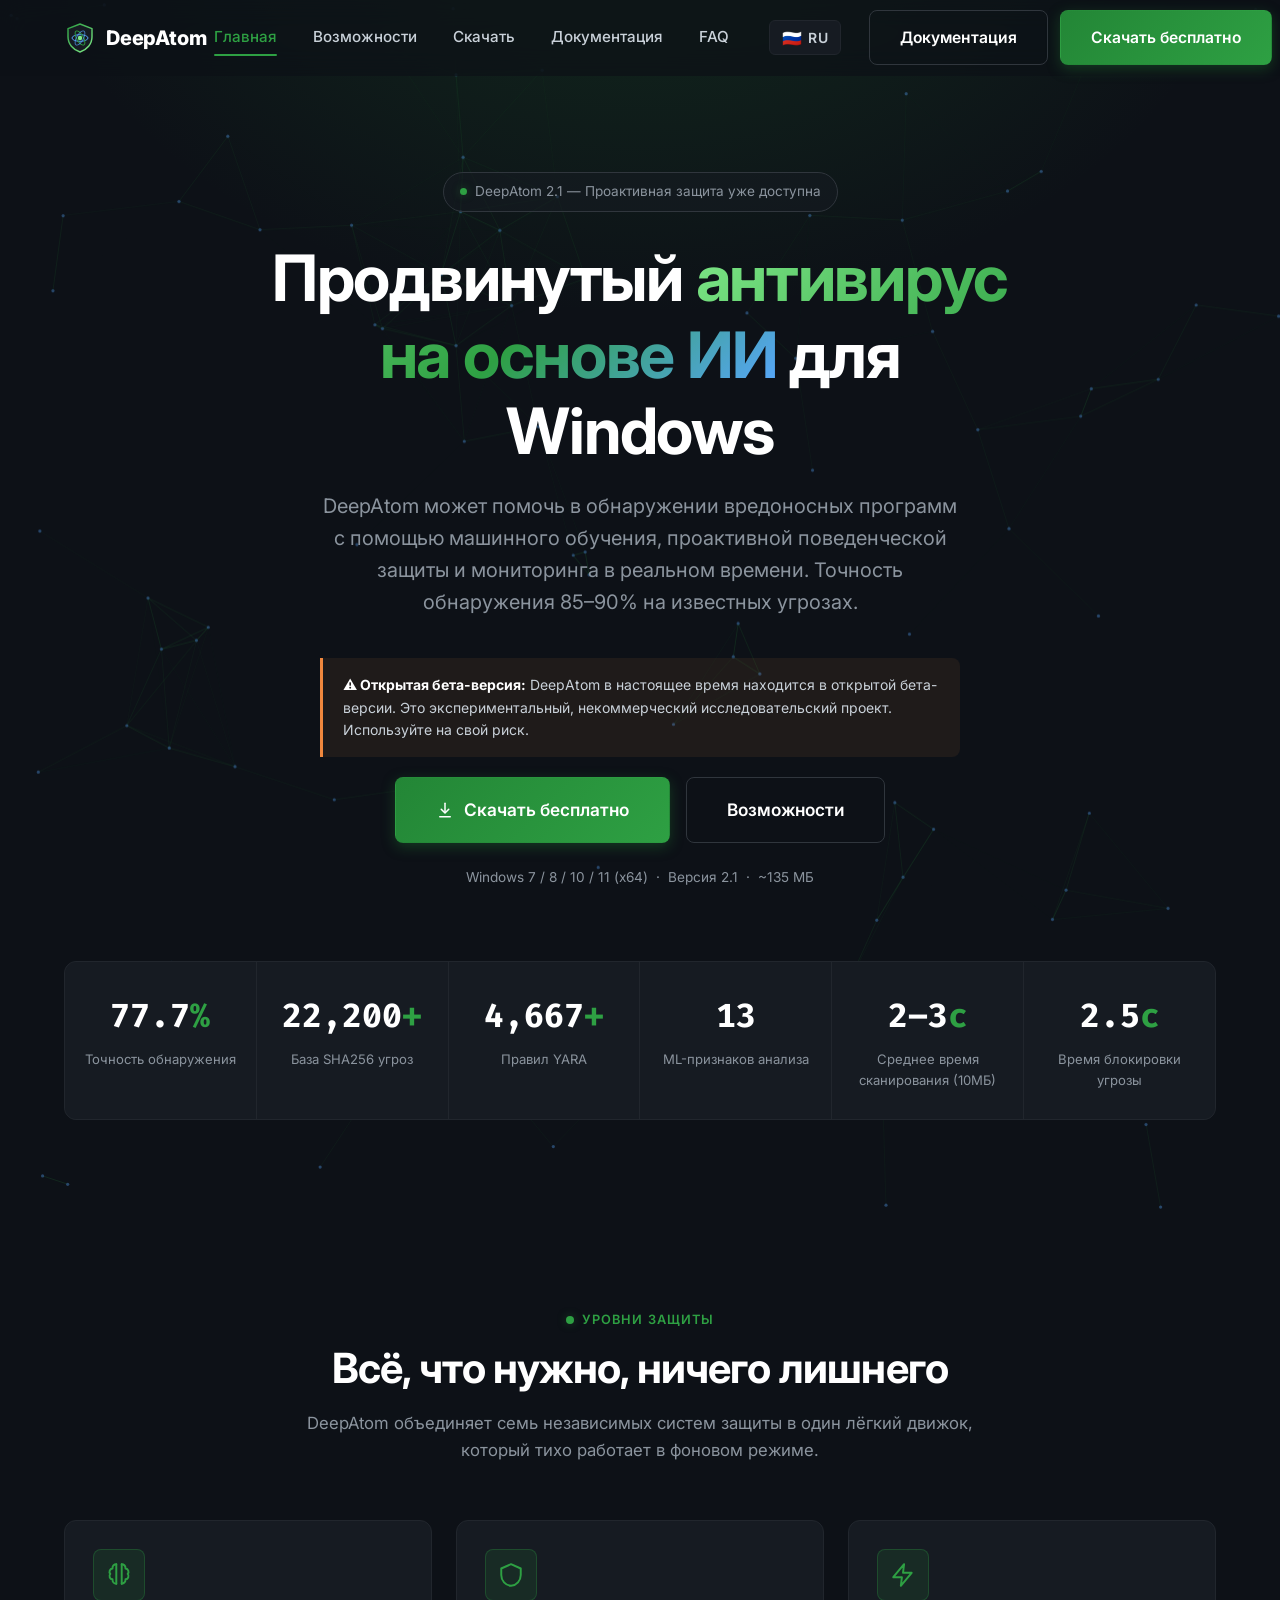
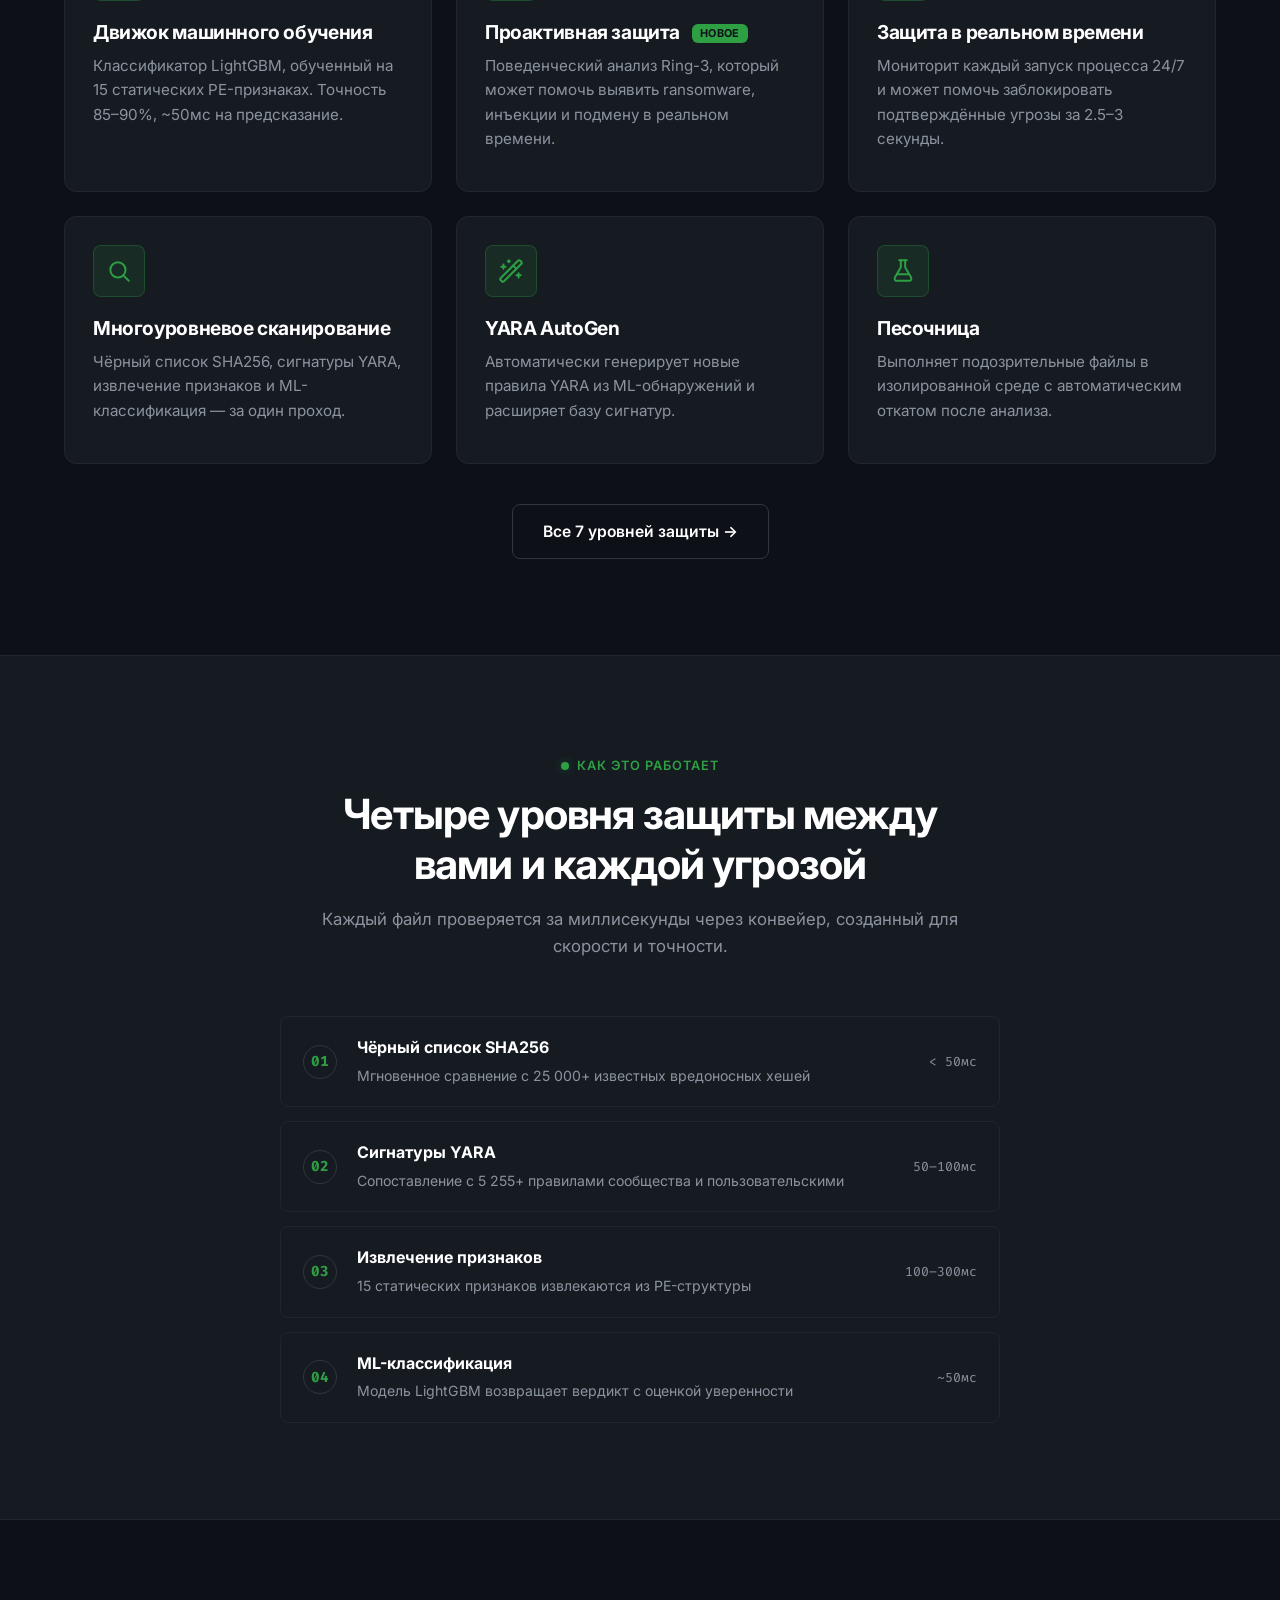
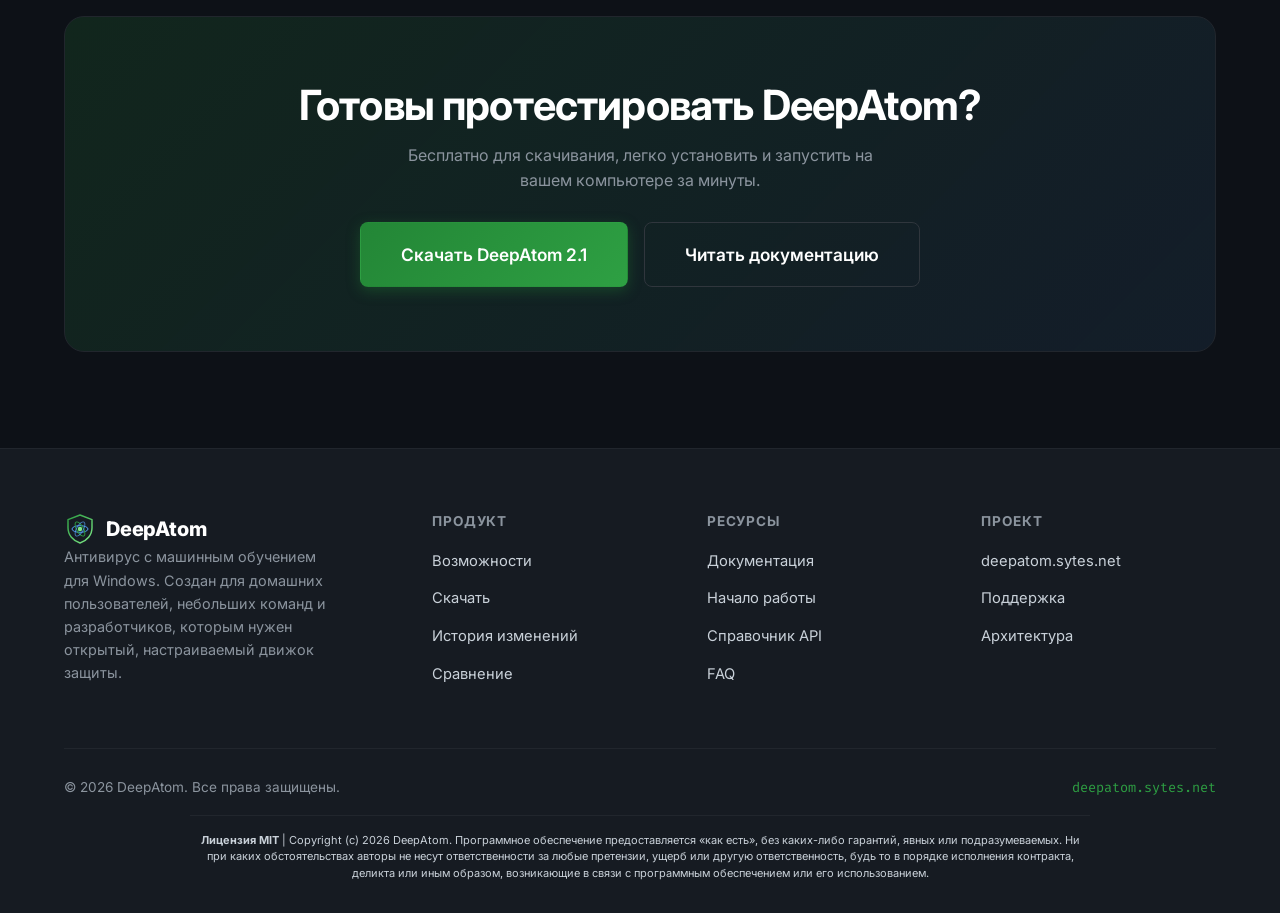
<file: index-ru.html>
<!DOCTYPE html>
<html lang="ru">
<head>
  <meta charset="UTF-8">
  <meta name="viewport" content="width=device-width, initial-scale=1.0">
  <title>DeepAtom — Антивирус на основе ИИ для Windows</title>
  <meta name="description" content="DeepAtom — антивирус с машинным обучением для Windows, сочетающий статический анализ, проактивную поведенческую защиту и мониторинг в реальном времени.">
  <link rel="canonical" href="https://deepatom.sytes.net/index-ru.html">
  <meta property="og:title" content="DeepAtom — Антивирус на основе ИИ для Windows">
  <meta property="og:description" content="Обнаружение с помощью машинного обучения, проактивная защита и мониторинг в реальном времени для Windows.">
  <meta property="og:type" content="website">
  <meta property="og:url" content="https://deepatom.sytes.net/index-ru.html">
  <link rel="icon" type="image/svg+xml" href="images/favicon.svg">

  <link rel="preconnect" href="https://fonts.googleapis.com">
  <link rel="preconnect" href="https://fonts.gstatic.com" crossorigin>
  <link href="https://fonts.googleapis.com/css2?family=Inter:wght@400;500;600;700;800&family=Fira+Code:wght@400;500&display=swap" rel="stylesheet">

  <link rel="stylesheet" href="css/style.css">
  <link rel="stylesheet" href="css/animations.css">
  <link rel="stylesheet" href="css/lang-switcher.css">
</head>
<body>

  <header class="site-header">
    <div class="container nav-wrap">
      <a href="index-ru.html" class="logo">
        <img src="images/logo.svg" alt="DeepAtom" class="logo-mark">
        DeepAtom
      </a>

      <nav class="main-nav">
        <a href="index-ru.html" class="active">Главная</a>
        <a href="features-ru.html">Возможности</a>
        <a href="download-ru.html">Скачать</a>
        <a href="docs-ru.html">Документация</a>
        <a href="faq-ru.html">FAQ</a>
      </nav>

      <div class="header-actions">
        <a href="docs-ru.html" class="btn btn-ghost">Документация</a>
        <a href="download-ru.html" class="btn btn-primary">Скачать бесплатно</a>
        <button class="nav-toggle" aria-label="Переключить навигацию" aria-expanded="false">
          <span></span><span></span><span></span>
        </button>
      </div>
    </div>
  </header>

  <main>
    <!-- ================= HERO ================= -->
    <section class="hero">
      <canvas class="hero-canvas"></canvas>
      <div class="container hero-inner">
        <div class="hero-badge">
          <span class="dot"></span>
          DeepAtom 2.1 — Проактивная защита уже доступна
        </div>

        <h1>Продвинутый <span class="highlight">антивирус на основе ИИ</span> для Windows</h1>

        <p class="hero-sub">
          DeepAtom может помочь в обнаружении вредоносных программ с помощью машинного обучения, проактивной поведенческой защиты
          и мониторинга в реальном времени. Точность обнаружения 85–90% на известных угрозах.
        </p>

        <div class="callout warn" style="max-width:640px; margin:20px auto; text-align:left; font-size:14px;">
          <strong>⚠️ Открытая бета-версия:</strong> DeepAtom в настоящее время находится в открытой бета-версии. Это экспериментальный, некоммерческий исследовательский проект. Используйте на свой риск.
        </div>

        <div class="hero-cta">
          <a href="download-ru.html" class="btn btn-primary btn-lg">
            <svg class="dl-icon" viewBox="0 0 24 24" fill="none" stroke="currentColor" stroke-width="2" stroke-linecap="round" stroke-linejoin="round"><path d="M12 3v12"/><path d="M7 11l5 5 5-5"/><path d="M5 21h14"/></svg>
            Скачать бесплатно
          </a>
          <a href="features-ru.html" class="btn btn-ghost btn-lg">Возможности</a>
        </div>

        <p class="hero-meta">Windows 7 / 8 / 10 / 11 (x64) &nbsp;·&nbsp; Версия 2.1 &nbsp;·&nbsp; ~135 МБ</p>
      </div>

      <div class="container">
        <div class="stats-strip">
          <div class="stat-item">
            <div class="stat-number"><span data-count="87.5" data-decimals="1">0</span><span class="suffix">%</span></div>
            <div class="stat-label">Точность обнаружения</div>
          </div>
          <div class="stat-item">
            <div class="stat-number"><span data-count="25000">0</span><span class="suffix">+</span></div>
            <div class="stat-label">База SHA256 угроз</div>
          </div>
          <div class="stat-item">
            <div class="stat-number"><span data-count="5255">0</span><span class="suffix">+</span></div>
            <div class="stat-label">Правил YARA</div>
          </div>
          <div class="stat-item">
            <div class="stat-number"><span data-count="15">0</span></div>
            <div class="stat-label">ML-признаков анализа</div>
          </div>
          <div class="stat-item">
            <div class="stat-number">2–3<span class="suffix">с</span></div>
            <div class="stat-label">Среднее время сканирования (10МБ)</div>
          </div>
          <div class="stat-item">
            <div class="stat-number">2.5<span class="suffix">с</span></div>
            <div class="stat-label">Время блокировки угрозы</div>
          </div>
        </div>
      </div>
    </section>

    <!-- ================= FEATURES PREVIEW ================= -->
    <section class="section-pad" id="features">
      <div class="container">
        <div class="section-head reveal">
          <div class="eyebrow">Уровни защиты</div>
          <h2>Всё, что нужно, ничего лишнего</h2>
          <p>DeepAtom объединяет семь независимых систем защиты в один лёгкий движок, который тихо работает в фоновом режиме.</p>
        </div>

        <div class="grid grid-3">
          <div class="card card-accent reveal d1">
            <div class="card-icon">
              <svg viewBox="0 0 24 24" fill="none" stroke="currentColor" stroke-width="1.8" stroke-linecap="round" stroke-linejoin="round"><path d="M9.5 2a3.5 3.5 0 0 0-3.5 3.5V6a3 3 0 0 0-2 5 3 3 0 0 0 2 5v.5A3.5 3.5 0 0 0 9.5 20"/><path d="M14.5 2A3.5 3.5 0 0 1 18 5.5V6a3 3 0 0 1 2 5 3 3 0 0 1-2 5v.5a3.5 3.5 0 0 1-3.5 3.5"/><path d="M9.5 2v18M14.5 2v18"/></svg>
            </div>
            <h3>Движок машинного обучения</h3>
            <p>Классификатор LightGBM, обученный на 15 статических PE-признаках. Точность 85–90%, ~50мс на предсказание.</p>
          </div>

          <div class="card card-accent reveal d2">
            <div class="card-icon">
              <svg viewBox="0 0 24 24" fill="none" stroke="currentColor" stroke-width="1.8" stroke-linecap="round" stroke-linejoin="round"><path d="M12 2 3 6v6c0 5.2 3.8 9.4 9 10 5.2-.6 9-4.8 9-10V6l-9-4Z"/></svg>
            </div>
            <h3>Проактивная защита <span class="tag-new">Новое</span></h3>
            <p>Поведенческий анализ Ring-3, который может помочь выявить ransomware, инъекции и подмену в реальном времени.</p>
          </div>

          <div class="card card-accent reveal d3">
            <div class="card-icon">
              <svg viewBox="0 0 24 24" fill="none" stroke="currentColor" stroke-width="1.8" stroke-linecap="round" stroke-linejoin="round"><path d="M13 2 3 14h8l-1 8 10-12h-8l1-8Z"/></svg>
            </div>
            <h3>Защита в реальном времени</h3>
            <p>Мониторит каждый запуск процесса 24/7 и может помочь заблокировать подтверждённые угрозы за 2.5–3 секунды.</p>
          </div>

          <div class="card card-accent reveal d4">
            <div class="card-icon">
              <svg viewBox="0 0 24 24" fill="none" stroke="currentColor" stroke-width="1.8" stroke-linecap="round" stroke-linejoin="round"><circle cx="11" cy="11" r="7"/><path d="m21 21-4.3-4.3"/></svg>
            </div>
            <h3>Многоуровневое сканирование</h3>
            <p>Чёрный список SHA256, сигнатуры YARA, извлечение признаков и ML-классификация — за один проход.</p>
          </div>

          <div class="card card-accent reveal d5">
            <div class="card-icon">
              <svg viewBox="0 0 24 24" fill="none" stroke="currentColor" stroke-width="1.8" stroke-linecap="round" stroke-linejoin="round"><path d="m21.64 3.64-1.28-1.28a1.21 1.21 0 0 0-1.72 0L2.36 18.64a1.21 1.21 0 0 0 0 1.72l1.28 1.28a1.2 1.2 0 0 0 1.72 0L21.64 5.36a1.2 1.2 0 0 0 0-1.72Z"/><path d="m14 7 3 3"/><path d="M5 6v4M19 14v4M10 2v2M7 8H3M21 16h-4M11 3H9"/></svg>
            </div>
            <h3>YARA AutoGen</h3>
            <p>Автоматически генерирует новые правила YARA из ML-обнаружений и расширяет базу сигнатур.</p>
          </div>

          <div class="card card-accent reveal d6">
            <div class="card-icon">
              <svg viewBox="0 0 24 24" fill="none" stroke="currentColor" stroke-width="1.8" stroke-linecap="round" stroke-linejoin="round"><path d="M10 2v6.5L4.5 18a2 2 0 0 0 1.7 3h11.6a2 2 0 0 0 1.7-3L14 8.5V2"/><path d="M8.5 2h7"/><path d="M7 15h10"/></svg>
            </div>
            <h3>Песочница</h3>
            <p>Выполняет подозрительные файлы в изолированной среде с автоматическим откатом после анализа.</p>
          </div>
        </div>

        <div class="text-center reveal" style="margin-top:40px;">
          <a href="features-ru.html" class="btn btn-ghost">Все 7 уровней защиты →</a>
        </div>
      </div>
    </section>

    <!-- ================= HOW IT WORKS ================= -->
    <section class="section-pad" style="background: var(--bg-secondary); border-top: 1px solid var(--border); border-bottom: 1px solid var(--border);">
      <div class="container">
        <div class="section-head reveal">
          <div class="eyebrow">Как это работает</div>
          <h2>Четыре уровня защиты между вами и каждой угрозой</h2>
          <p>Каждый файл проверяется за миллисекунды через конвейер, созданный для скорости и точности.</p>
        </div>

        <div class="layers reveal">
          <div class="layer-row">
            <div class="layer-num">01</div>
            <div class="layer-body"><strong>Чёрный список SHA256</strong><span>Мгновенное сравнение с 25 000+ известных вредоносных хешей</span></div>
            <div class="layer-time">&lt; 50мс</div>
          </div>
          <div class="layer-row">
            <div class="layer-num">02</div>
            <div class="layer-body"><strong>Сигнатуры YARA</strong><span>Сопоставление с 5 255+ правилами сообщества и пользовательскими</span></div>
            <div class="layer-time">50–100мс</div>
          </div>
          <div class="layer-row">
            <div class="layer-num">03</div>
            <div class="layer-body"><strong>Извлечение признаков</strong><span>15 статических признаков извлекаются из PE-структуры</span></div>
            <div class="layer-time">100–300мс</div>
          </div>
          <div class="layer-row">
            <div class="layer-num">04</div>
            <div class="layer-body"><strong>ML-классификация</strong><span>Модель LightGBM возвращает вердикт с оценкой уверенности</span></div>
            <div class="layer-time">~50мс</div>
          </div>
        </div>
      </div>
    </section>

    <!-- ================= CTA ================= -->
    <section class="section-pad">
      <div class="container">
        <div class="cta-banner reveal">
          <h2>Готовы протестировать DeepAtom?</h2>
          <p>Бесплатно для скачивания, легко установить и запустить на вашем компьютере за минуты.</p>
          <div class="hero-cta" style="margin-bottom:0;">
            <a href="download-ru.html" class="btn btn-primary btn-lg">Скачать DeepAtom 2.1</a>
            <a href="docs-ru.html" class="btn btn-ghost btn-lg">Читать документацию</a>
          </div>
        </div>
      </div>
    </section>
  </main>

  <footer class="site-footer">
    <div class="container">
      <div class="footer-grid">
        <div class="footer-brand">
          <a href="index-ru.html" class="logo">
            <img src="images/logo.svg" alt="DeepAtom" class="logo-mark">
            DeepAtom
          </a>
          <p>Антивирус с машинным обучением для Windows. Создан для домашних пользователей, небольших команд и разработчиков, которым нужен открытый, настраиваемый движок защиты.</p>
        </div>
        <div class="footer-col">
          <h4>Продукт</h4>
          <ul>
            <li><a href="features-ru.html">Возможности</a></li>
            <li><a href="download-ru.html">Скачать</a></li>
            <li><a href="download-ru.html#changelog">История изменений</a></li>
            <li><a href="features-ru.html#comparison">Сравнение</a></li>
          </ul>
        </div>
        <div class="footer-col">
          <h4>Ресурсы</h4>
          <ul>
            <li><a href="docs-ru.html">Документация</a></li>
            <li><a href="docs-ru.html#getting-started">Начало работы</a></li>
            <li><a href="docs-ru.html#api-reference">Справочник API</a></li>
            <li><a href="faq-ru.html">FAQ</a></li>
          </ul>
        </div>
        <div class="footer-col">
          <h4>Проект</h4>
          <ul>
            <li><a href="https://deepatom.sytes.net">deepatom.sytes.net</a></li>
            <li><a href="faq-ru.html">Поддержка</a></li>
            <li><a href="docs-ru.html#architecture">Архитектура</a></li>
          </ul>
        </div>
      </div>
      <div class="footer-bottom">
        <span>© <span data-year>2026</span> DeepAtom. Все права защищены.</span>
        <span class="footer-domain">deepatom.sytes.net</span>
      </div>
      <div style="max-width:900px; margin:16px auto 0; padding-top:16px; border-top:1px solid var(--border); font-size:11px; line-height:1.5; color:var(--text-tertiary); text-align:center;">
        <strong>Лицензия MIT</strong> | Copyright (c) 2026 DeepAtom. Программное обеспечение предоставляется «как есть», без каких-либо гарантий, явных или подразумеваемых. Ни при каких обстоятельствах авторы не несут ответственности за любые претензии, ущерб или другую ответственность, будь то в порядке исполнения контракта, деликта или иным образом, возникающие в связи с программным обеспечением или его использованием.
      </div>
    </div>
  </footer>

  <button class="back-to-top" aria-label="Вверх">
    <svg viewBox="0 0 24 24" width="20" height="20" fill="none" stroke="currentColor" stroke-width="2" stroke-linecap="round" stroke-linejoin="round"><path d="M12 19V5"/><path d="m5 12 7-7 7 7"/></svg>
  </button>

  <script src="js/main.js"></script>
  <script src="js/animations.js"></script>
  <script src="js/lang-switcher.js"></script>
</body>
</html>
</file>
<file: css/style.css>
/* =========================================================
   DeepAtom — Design System & Base Styles
   ========================================================= */

:root {
  /* Backgrounds */
  --bg: #0d1117;
  --bg-secondary: #161b22;
  --bg-elevated: #1c2129;
  --border: #21262d;
  --border-hover: #30363d;

  /* Accents */
  --green: #238636;
  --green-light: #2ea043;
  --green-glow: rgba(46, 160, 67, 0.35);
  --blue: #58a6ff;
  --yellow: #f0883e;
  --red: #f85149;

  /* Text */
  --text: #c9d1d9;
  --text-secondary: #8b949e;
  --text-heading: #ffffff;

  /* Type */
  --font-sans: 'Inter', 'Segoe UI', system-ui, -apple-system, sans-serif;
  --font-mono: 'Fira Code', 'Courier New', monospace;

  /* Layout */
  --max-width: 1200px;
  --header-height: 76px;
  --radius: 12px;
  --radius-sm: 8px;

  /* Motion */
  --ease: cubic-bezier(0.16, 1, 0.3, 1);
}

/* ---------- Reset ---------- */
*, *::before, *::after { box-sizing: border-box; }

html {
  scroll-behavior: smooth;
  scroll-padding-top: var(--header-height);
}

body {
  margin: 0;
  background: var(--bg);
  color: var(--text);
  font-family: var(--font-sans);
  font-size: 16px;
  line-height: 1.6;
  -webkit-font-smoothing: antialiased;
  overflow-x: hidden;
}

img, svg { max-width: 100%; display: block; }

a { color: var(--blue); text-decoration: none; }
a:hover { text-decoration: underline; }

ul, ol { padding-left: 1.2em; }

h1, h2, h3, h4 {
  color: var(--text-heading);
  font-weight: 700;
  line-height: 1.2;
  margin: 0 0 16px;
  letter-spacing: -0.02em;
}

h1 { font-size: clamp(2.4rem, 5vw, 4rem); }
h2 { font-size: clamp(1.8rem, 3.4vw, 2.6rem); }
h3 { font-size: clamp(1.3rem, 2.2vw, 1.7rem); }
h4 { font-size: 1.1rem; }

p { margin: 0 0 16px; }

code, pre {
  font-family: var(--font-mono);
  font-size: 0.9em;
}

pre {
  background: #010409;
  border: 1px solid var(--border);
  border-radius: var(--radius-sm);
  padding: 16px 20px;
  overflow-x: auto;
}

code {
  background: rgba(110, 118, 129, 0.15);
  padding: 2px 6px;
  border-radius: 4px;
  color: #7ee787;
}

pre code {
  background: none;
  padding: 0;
  color: #c9d1d9;
}

.container {
  max-width: var(--max-width);
  margin: 0 auto;
  padding: 0 24px;
}

section { position: relative; }

.section-pad { padding: 96px 0; }

.eyebrow {
  display: inline-flex;
  align-items: center;
  gap: 8px;
  font-size: 0.8rem;
  font-weight: 600;
  letter-spacing: 0.08em;
  text-transform: uppercase;
  color: var(--green-light);
  margin-bottom: 14px;
}

.eyebrow::before {
  content: '';
  width: 8px;
  height: 8px;
  border-radius: 50%;
  background: var(--green-light);
  box-shadow: 0 0 10px var(--green-glow);
}

.section-head {
  max-width: 680px;
  margin: 0 auto 56px;
  text-align: center;
}

.section-head p {
  color: var(--text-secondary);
  font-size: 1.05rem;
}

.text-center { text-align: center; }

/* ---------- Buttons ---------- */
.btn {
  display: inline-flex;
  align-items: center;
  justify-content: center;
  gap: 10px;
  padding: 14px 30px;
  border-radius: var(--radius-sm);
  font-weight: 600;
  font-size: 0.98rem;
  cursor: pointer;
  border: 1px solid transparent;
  transition: transform 0.25s var(--ease), box-shadow 0.25s var(--ease), border-color 0.25s var(--ease), background 0.25s var(--ease);
  text-decoration: none;
  white-space: nowrap;
}

.btn-primary {
  background: linear-gradient(135deg, var(--green), var(--green-light));
  color: #fff;
  box-shadow: 0 4px 14px rgba(35, 134, 54, 0.35);
}

.btn-primary:hover {
  transform: translateY(-2px);
  box-shadow: 0 10px 26px rgba(46, 160, 67, 0.5);
  text-decoration: none;
}

.btn-ghost {
  background: transparent;
  color: var(--text-heading);
  border-color: var(--border-hover);
}

.btn-ghost:hover {
  border-color: var(--blue);
  color: var(--blue);
  transform: translateY(-2px);
  text-decoration: none;
}

.btn-lg { padding: 18px 40px; font-size: 1.08rem; }
.btn-block { width: 100%; }

.btn svg { width: 18px; height: 18px; }

/* ---------- Header ---------- */
.site-header {
  position: fixed;
  top: 0;
  left: 0;
  right: 0;
  z-index: 1000;
  height: var(--header-height);
  display: flex;
  align-items: center;
  background: rgba(13, 17, 23, 0.72);
  backdrop-filter: blur(14px);
  -webkit-backdrop-filter: blur(14px);
  border-bottom: 1px solid transparent;
  transition: border-color 0.3s, background 0.3s;
}

.site-header.scrolled {
  border-bottom-color: var(--border);
  background: rgba(13, 17, 23, 0.92);
}

.nav-wrap {
  width: 100%;
  display: flex;
  align-items: center;
  justify-content: space-between;
  gap: 24px;
}

.logo {
  display: flex;
  align-items: center;
  gap: 10px;
  font-weight: 800;
  font-size: 1.25rem;
  color: var(--text-heading);
  text-decoration: none;
  letter-spacing: -0.01em;
}

.logo:hover { text-decoration: none; }

.logo .logo-mark { width: 32px; height: 32px; }

.logo-mark .lm-glow { filter: drop-shadow(0 0 6px rgba(46,160,67,0.55)); }

.main-nav {
  display: flex;
  align-items: center;
  gap: 4px;
}

.main-nav a {
  color: var(--text);
  font-weight: 500;
  font-size: 0.95rem;
  padding: 10px 16px;
  border-radius: var(--radius-sm);
  text-decoration: none;
  transition: color 0.2s, background 0.2s;
  position: relative;
}

.main-nav a:hover { color: var(--text-heading); background: rgba(255,255,255,0.04); }

.main-nav a.active { color: var(--green-light); }

.main-nav a.active::after {
  content: '';
  position: absolute;
  left: 16px;
  right: 16px;
  bottom: 4px;
  height: 2px;
  background: var(--green-light);
  border-radius: 2px;
}

.header-actions { display: flex; align-items: center; gap: 12px; }

.nav-toggle {
  display: none;
  flex-direction: column;
  gap: 5px;
  background: none;
  border: none;
  cursor: pointer;
  padding: 8px;
}

.nav-toggle span {
  width: 24px;
  height: 2px;
  background: var(--text-heading);
  border-radius: 2px;
  transition: transform 0.3s var(--ease), opacity 0.3s var(--ease);
}

.nav-toggle.open span:nth-child(1) { transform: translateY(7px) rotate(45deg); }
.nav-toggle.open span:nth-child(2) { opacity: 0; }
.nav-toggle.open span:nth-child(3) { transform: translateY(-7px) rotate(-45deg); }

/* ---------- Hero ---------- */
.hero {
  position: relative;
  padding: calc(var(--header-height) + 96px) 0 90px;
  overflow: hidden;
  background: radial-gradient(ellipse 80% 60% at 50% -10%, rgba(35, 134, 54, 0.22), transparent 60%);
}

.hero-canvas {
  position: absolute;
  inset: 0;
  width: 100%;
  height: 100%;
  z-index: 0;
  opacity: 0.55;
}

.hero-inner {
  position: relative;
  z-index: 2;
  text-align: center;
  max-width: 820px;
  margin: 0 auto;
}

.hero-badge {
  display: inline-flex;
  align-items: center;
  gap: 8px;
  padding: 8px 16px;
  border-radius: 999px;
  border: 1px solid var(--border-hover);
  background: rgba(22, 27, 34, 0.6);
  font-size: 0.85rem;
  color: var(--text-secondary);
  margin-bottom: 28px;
}

.hero-badge .dot {
  width: 7px;
  height: 7px;
  border-radius: 50%;
  background: var(--green-light);
  box-shadow: 0 0 8px var(--green-glow);
  animation: pulseDot 2s infinite;
}

.hero h1 { margin-bottom: 20px; }
.hero h1 .highlight {
  background: linear-gradient(135deg, #7ee787, var(--green-light) 60%, var(--blue));
  -webkit-background-clip: text;
  background-clip: text;
  color: transparent;
}

.hero-sub {
  font-size: clamp(1.05rem, 2vw, 1.25rem);
  color: var(--text-secondary);
  max-width: 640px;
  margin: 0 auto 40px;
}

.hero-cta {
  display: flex;
  justify-content: center;
  gap: 16px;
  flex-wrap: wrap;
  margin-bottom: 24px;
}

.hero-meta {
  color: var(--text-secondary);
  font-size: 0.85rem;
}

/* ---------- Stats ---------- */
.stats-strip {
  position: relative;
  z-index: 2;
  margin-top: 72px;
  display: grid;
  grid-template-columns: repeat(6, 1fr);
  gap: 1px;
  background: var(--border);
  border: 1px solid var(--border);
  border-radius: var(--radius);
  overflow: hidden;
}

.stat-item {
  background: var(--bg-secondary);
  padding: 28px 16px;
  text-align: center;
}

.stat-number {
  font-size: clamp(1.5rem, 2.6vw, 2.1rem);
  font-weight: 800;
  color: var(--text-heading);
  font-family: var(--font-mono);
}

.stat-number .suffix { color: var(--green-light); }

.stat-label {
  font-size: 0.82rem;
  color: var(--text-secondary);
  margin-top: 6px;
}

/* ---------- Cards / Features Grid ---------- */
.grid {
  display: grid;
  gap: 24px;
}

.grid-3 { grid-template-columns: repeat(3, 1fr); }
.grid-2 { grid-template-columns: repeat(2, 1fr); }
.grid-4 { grid-template-columns: repeat(4, 1fr); }

.card {
  background: var(--bg-secondary);
  border: 1px solid var(--border);
  border-radius: var(--radius);
  padding: 28px;
  transition: transform 0.3s var(--ease), box-shadow 0.3s var(--ease), border-color 0.3s var(--ease);
}

.card:hover {
  border-color: var(--blue);
  transform: translateY(-6px);
  box-shadow: 0 16px 34px rgba(88, 166, 255, 0.15);
}

.card.card-accent:hover {
  border-color: var(--green-light);
  box-shadow: 0 16px 34px rgba(46, 160, 67, 0.2);
}

.card-icon {
  width: 52px;
  height: 52px;
  border-radius: var(--radius-sm);
  background: rgba(46, 160, 67, 0.12);
  border: 1px solid rgba(46, 160, 67, 0.28);
  display: flex;
  align-items: center;
  justify-content: center;
  margin-bottom: 20px;
  color: var(--green-light);
  transition: transform 0.3s var(--ease);
}

.card:hover .card-icon { transform: scale(1.08) rotate(-4deg); }

.card-icon svg { width: 26px; height: 26px; }

.card h3 { margin-bottom: 10px; font-size: 1.2rem; }
.card p { color: var(--text-secondary); margin-bottom: 12px; font-size: 0.95rem; }

.card .tag-new {
  display: inline-block;
  font-size: 0.68rem;
  font-weight: 700;
  letter-spacing: 0.04em;
  text-transform: uppercase;
  color: #0d1117;
  background: var(--green-light);
  padding: 3px 8px;
  border-radius: 6px;
  margin-left: 8px;
  vertical-align: middle;
}

.card ul {
  list-style: none;
  padding: 0;
  margin: 14px 0 0;
  display: flex;
  flex-direction: column;
  gap: 8px;
}

.card ul li {
  font-size: 0.88rem;
  color: var(--text-secondary);
  padding-left: 20px;
  position: relative;
}

.card ul li::before {
  content: '';
  position: absolute;
  left: 0;
  top: 8px;
  width: 8px;
  height: 8px;
  border-radius: 2px;
  background: var(--green-light);
  opacity: 0.8;
}

/* ---------- Layered protection diagram ---------- */
.layers {
  display: flex;
  flex-direction: column;
  gap: 14px;
  max-width: 720px;
  margin: 0 auto;
}

.layer-row {
  display: flex;
  align-items: center;
  gap: 20px;
  background: var(--bg-secondary);
  border: 1px solid var(--border);
  border-radius: var(--radius-sm);
  padding: 18px 22px;
  transition: border-color 0.3s, transform 0.3s;
}

.layer-row:hover { border-color: var(--green-light); transform: translateX(6px); }

.layer-num {
  font-family: var(--font-mono);
  font-weight: 700;
  color: var(--green-light);
  font-size: 0.9rem;
  width: 34px;
  height: 34px;
  flex-shrink: 0;
  border-radius: 50%;
  border: 1px solid var(--border-hover);
  display: flex;
  align-items: center;
  justify-content: center;
}

.layer-body strong { color: var(--text-heading); display: block; margin-bottom: 2px; }
.layer-body span { color: var(--text-secondary); font-size: 0.88rem; }
.layer-time {
  margin-left: auto;
  font-family: var(--font-mono);
  font-size: 0.82rem;
  color: var(--text-secondary);
  white-space: nowrap;
}

/* ---------- Tables ---------- */
.table-wrap {
  overflow-x: auto;
  border: 1px solid var(--border);
  border-radius: var(--radius);
}

table {
  width: 100%;
  border-collapse: collapse;
  min-width: 560px;
  background: var(--bg-secondary);
}

th, td {
  padding: 14px 18px;
  text-align: left;
  border-bottom: 1px solid var(--border);
  font-size: 0.92rem;
}

th {
  color: var(--text-heading);
  font-weight: 600;
  background: var(--bg-elevated);
  font-size: 0.85rem;
  text-transform: uppercase;
  letter-spacing: 0.04em;
}

tr:last-child td { border-bottom: none; }

td.good { color: #7ee787; font-weight: 600; }
td.mid { color: var(--yellow); font-weight: 600; }
td.bad { color: var(--red); font-weight: 600; }

.table-note {
  font-size: 0.85rem;
  color: var(--text-secondary);
  margin-top: 12px;
}

.highlight-col { background: rgba(46, 160, 67, 0.06); }

/* ---------- CTA banner ---------- */
.cta-banner {
  background: linear-gradient(135deg, rgba(35,134,54,0.18), rgba(88,166,255,0.08));
  border: 1px solid var(--border);
  border-radius: 20px;
  padding: 64px 40px;
  text-align: center;
  position: relative;
  overflow: hidden;
}

.cta-banner h2 { margin-bottom: 12px; }
.cta-banner p { color: var(--text-secondary); max-width: 520px; margin: 0 auto 28px; }

/* ---------- FAQ ---------- */
.faq-list { max-width: 780px; margin: 0 auto; display: flex; flex-direction: column; gap: 12px; }

.faq-item {
  background: var(--bg-secondary);
  border: 1px solid var(--border);
  border-radius: var(--radius-sm);
  overflow: hidden;
  transition: border-color 0.25s;
}

.faq-item.open { border-color: var(--green-light); }

.faq-question {
  width: 100%;
  display: flex;
  align-items: center;
  justify-content: space-between;
  gap: 16px;
  background: none;
  border: none;
  color: var(--text-heading);
  font-family: var(--font-sans);
  font-weight: 600;
  font-size: 1rem;
  padding: 20px 22px;
  text-align: left;
  cursor: pointer;
}

.faq-question .plus {
  flex-shrink: 0;
  width: 22px;
  height: 22px;
  position: relative;
}

.faq-question .plus::before,
.faq-question .plus::after {
  content: '';
  position: absolute;
  background: var(--green-light);
  border-radius: 2px;
  transition: transform 0.3s var(--ease);
}

.faq-question .plus::before { width: 100%; height: 2px; top: 50%; left: 0; transform: translateY(-50%); }
.faq-question .plus::after { width: 2px; height: 100%; left: 50%; top: 0; transform: translateX(-50%); }

.faq-item.open .plus::after { transform: translateX(-50%) rotate(90deg) scaleY(0); }

.faq-answer {
  max-height: 0;
  overflow: hidden;
  transition: max-height 0.35s var(--ease);
}

.faq-answer-inner {
  padding: 0 22px 22px;
  color: var(--text-secondary);
  font-size: 0.95rem;
}

/* ---------- Footer ---------- */
.site-footer {
  border-top: 1px solid var(--border);
  padding: 64px 0 32px;
  background: var(--bg-secondary);
}

.footer-grid {
  display: grid;
  grid-template-columns: 1.4fr 1fr 1fr 1fr;
  gap: 40px;
  margin-bottom: 48px;
}

.footer-brand p {
  color: var(--text-secondary);
  font-size: 0.9rem;
  max-width: 280px;
}

.footer-col h4 { font-size: 0.85rem; text-transform: uppercase; letter-spacing: 0.06em; color: var(--text-secondary); margin-bottom: 18px; }
.footer-col ul { list-style: none; padding: 0; margin: 0; display: flex; flex-direction: column; gap: 12px; }
.footer-col a { color: var(--text); font-size: 0.92rem; }
.footer-col a:hover { color: var(--green-light); }

.footer-bottom {
  display: flex;
  justify-content: space-between;
  align-items: center;
  flex-wrap: wrap;
  gap: 12px;
  padding-top: 28px;
  border-top: 1px solid var(--border);
  color: var(--text-secondary);
  font-size: 0.85rem;
}

.footer-domain {
  font-family: var(--font-mono);
  color: var(--green-light);
}

.back-to-top {
  position: fixed;
  right: 24px;
  bottom: 24px;
  width: 46px;
  height: 46px;
  border-radius: 50%;
  background: var(--bg-elevated);
  border: 1px solid var(--border-hover);
  color: var(--text-heading);
  display: flex;
  align-items: center;
  justify-content: center;
  cursor: pointer;
  opacity: 0;
  pointer-events: none;
  transform: translateY(10px);
  transition: opacity 0.3s, transform 0.3s, border-color 0.3s;
  z-index: 900;
}

.back-to-top.visible { opacity: 1; pointer-events: auto; transform: translateY(0); }
.back-to-top:hover { border-color: var(--green-light); color: var(--green-light); }

/* ---------- Page header (sub-pages) ---------- */
.page-hero {
  padding: calc(var(--header-height) + 64px) 0 64px;
  text-align: center;
  background: radial-gradient(ellipse 70% 50% at 50% 0%, rgba(35, 134, 54, 0.16), transparent 65%);
}

.page-hero p { color: var(--text-secondary); max-width: 620px; margin: 0 auto; font-size: 1.05rem; }

/* ---------- Download page specific ---------- */
.download-panel {
  background: var(--bg-secondary);
  border: 1px solid var(--border);
  border-radius: 20px;
  padding: 48px;
  display: grid;
  grid-template-columns: 1.1fr 1fr;
  gap: 40px;
  align-items: center;
}

.download-info-list {
  list-style: none;
  padding: 0;
  margin: 24px 0 0;
  display: grid;
  grid-template-columns: 1fr 1fr;
  gap: 14px;
}

.download-info-list li {
  background: var(--bg-elevated);
  border: 1px solid var(--border);
  border-radius: var(--radius-sm);
  padding: 12px 16px;
  font-size: 0.85rem;
}

.download-info-list li span { display: block; color: var(--text-secondary); font-size: 0.75rem; text-transform: uppercase; letter-spacing: 0.04em; margin-bottom: 4px; }
.download-info-list li strong { color: var(--text-heading); font-family: var(--font-mono); }

.req-grid { display: grid; grid-template-columns: 1fr 1fr; gap: 24px; }

.req-card h4 { display: flex; align-items: center; gap: 10px; margin-bottom: 16px; }
.req-card.min h4 { color: var(--text-secondary); }
.req-card.rec h4 { color: var(--green-light); }

.req-card ul { list-style: none; padding: 0; margin: 0; display: flex; flex-direction: column; gap: 10px; }
.req-card li { font-size: 0.92rem; padding-left: 22px; position: relative; color: var(--text); }
.req-card li::before { content: '✓'; position: absolute; left: 0; color: var(--green-light); font-weight: 700; }

.steps { display: flex; flex-direction: column; gap: 20px; counter-reset: step; }

.step {
  display: grid;
  grid-template-columns: 44px 1fr;
  gap: 20px;
}

.step-num {
  width: 44px;
  height: 44px;
  border-radius: 50%;
  background: linear-gradient(135deg, var(--green), var(--green-light));
  color: #fff;
  display: flex;
  align-items: center;
  justify-content: center;
  font-weight: 700;
  font-family: var(--font-mono);
  flex-shrink: 0;
}

.step-body h4 { margin-bottom: 8px; }
.step-body p { color: var(--text-secondary); margin-bottom: 10px; }

.changelog-list { display: flex; flex-direction: column; gap: 16px; }

.changelog-entry {
  background: var(--bg-secondary);
  border: 1px solid var(--border);
  border-radius: var(--radius-sm);
  padding: 20px 24px;
}

.changelog-entry .cl-head {
  display: flex;
  align-items: baseline;
  gap: 12px;
  margin-bottom: 10px;
  flex-wrap: wrap;
}

.changelog-entry .cl-version { font-family: var(--font-mono); font-weight: 700; color: var(--text-heading); }
.changelog-entry .cl-date { color: var(--text-secondary); font-size: 0.85rem; }
.changelog-entry .cl-badge {
  font-size: 0.7rem;
  font-weight: 700;
  text-transform: uppercase;
  padding: 2px 8px;
  border-radius: 6px;
  background: rgba(46,160,67,0.15);
  color: var(--green-light);
}

.changelog-entry ul { margin: 0; padding-left: 18px; color: var(--text-secondary); font-size: 0.9rem; display: flex; flex-direction: column; gap: 6px; }

/* ---------- Docs page specific ---------- */
.docs-layout {
  display: grid;
  grid-template-columns: 260px 1fr;
  gap: 48px;
  align-items: start;
}

.docs-sidebar {
  position: sticky;
  top: calc(var(--header-height) + 24px);
  background: var(--bg-secondary);
  border: 1px solid var(--border);
  border-radius: var(--radius);
  padding: 20px;
}

.docs-sidebar h4 {
  font-size: 0.75rem;
  text-transform: uppercase;
  letter-spacing: 0.06em;
  color: var(--text-secondary);
  margin: 20px 0 10px;
}

.docs-sidebar h4:first-child { margin-top: 0; }

.docs-sidebar ul { list-style: none; padding: 0; margin: 0; display: flex; flex-direction: column; gap: 4px; }

.docs-sidebar a {
  display: block;
  padding: 8px 12px;
  border-radius: 6px;
  color: var(--text);
  font-size: 0.92rem;
  text-decoration: none;
}

.docs-sidebar a:hover { background: rgba(255,255,255,0.05); color: var(--text-heading); }
.docs-sidebar a.active { background: rgba(46,160,67,0.12); color: var(--green-light); }

.docs-content section { margin-bottom: 64px; scroll-margin-top: calc(var(--header-height) + 24px); }

.docs-content h2 {
  display: flex;
  align-items: center;
  gap: 12px;
  border-bottom: 1px solid var(--border);
  padding-bottom: 16px;
  margin-bottom: 24px;
}

.docs-content .doc-num {
  font-family: var(--font-mono);
  color: var(--green-light);
  font-size: 1rem;
}

.callout {
  border-left: 3px solid var(--blue);
  background: rgba(88,166,255,0.08);
  padding: 16px 20px;
  border-radius: 0 var(--radius-sm) var(--radius-sm) 0;
  margin: 20px 0;
  font-size: 0.92rem;
}

.callout.warn { border-color: var(--yellow); background: rgba(240,136,62,0.08); }
.callout strong { color: var(--text-heading); }

/* ---------- Reveal-on-scroll base state ---------- */
.reveal {
  opacity: 0;
  transform: translateY(24px);
  transition: opacity 0.7s var(--ease), transform 0.7s var(--ease);
}

.reveal.in-view {
  opacity: 1;
  transform: translateY(0);
}

/* ---------- Responsive ---------- */
@media (max-width: 1024px) {
  .grid-4 { grid-template-columns: repeat(2, 1fr); }
  .grid-3 { grid-template-columns: repeat(2, 1fr); }
  .footer-grid { grid-template-columns: 1.4fr 1fr 1fr; }
  .docs-layout { grid-template-columns: 220px 1fr; }
  .download-panel { grid-template-columns: 1fr; }
}

@media (max-width: 860px) {
  .main-nav { display: none; }
  .nav-toggle { display: flex; }
  .header-actions .btn-ghost { display: none; }

  .main-nav.mobile-open {
    display: flex;
    flex-direction: column;
    position: absolute;
    top: var(--header-height);
    left: 0;
    right: 0;
    background: rgba(13,17,23,0.98);
    border-bottom: 1px solid var(--border);
    padding: 12px;
    gap: 4px;
  }

  .stats-strip { grid-template-columns: repeat(2, 1fr); }
  .grid-3, .grid-4, .grid-2 { grid-template-columns: 1fr; }
  .footer-grid { grid-template-columns: 1fr 1fr; gap: 32px; }
  .req-grid { grid-template-columns: 1fr; }
  .docs-layout { grid-template-columns: 1fr; }
  .docs-sidebar { position: static; }
  .download-info-list { grid-template-columns: 1fr; }
}

@media (max-width: 560px) {
  .section-pad { padding: 64px 0; }
  .stats-strip { grid-template-columns: repeat(2, 1fr); }
  .hero { padding-top: calc(var(--header-height) + 64px); }
  .footer-grid { grid-template-columns: 1fr; }
  .cta-banner { padding: 40px 24px; }
  .download-panel { padding: 28px; }
}
</file>
<file: css/animations.css>
/* =========================================================
   DeepAtom — Animations
   ========================================================= */

@keyframes pulseDot {
  0%, 100% { box-shadow: 0 0 0 0 var(--green-glow); }
  50% { box-shadow: 0 0 0 5px transparent; }
}

@keyframes floatY {
  0%, 100% { transform: translateY(0); }
  50% { transform: translateY(-10px); }
}

@keyframes spinSlow {
  from { transform: rotate(0deg); }
  to { transform: rotate(360deg); }
}

@keyframes gradientShift {
  0% { background-position: 0% 50%; }
  50% { background-position: 100% 50%; }
  100% { background-position: 0% 50%; }
}

@keyframes fadeInUp {
  from { opacity: 0; transform: translateY(20px); }
  to { opacity: 1; transform: translateY(0); }
}

@keyframes bounceArrow {
  0%, 100% { transform: translateY(0); }
  50% { transform: translateY(4px); }
}

@keyframes scanLine {
  0% { transform: translateY(-100%); opacity: 0; }
  10% { opacity: 1; }
  90% { opacity: 1; }
  100% { transform: translateY(100%); opacity: 0; }
}

/* Hero entrance choreography */
.hero-badge,
.hero h1,
.hero-sub,
.hero-cta,
.hero-meta {
  opacity: 0;
  animation: fadeInUp 0.8s var(--ease) forwards;
}

.hero-badge { animation-delay: 0.05s; }
.hero h1 { animation-delay: 0.15s; }
.hero-sub { animation-delay: 0.28s; }
.hero-cta { animation-delay: 0.4s; }
.hero-meta { animation-delay: 0.5s; }

.stats-strip {
  opacity: 0;
  animation: fadeInUp 0.8s var(--ease) forwards;
  animation-delay: 0.55s;
}

/* Button icon micro-interactions */
.btn-primary svg.dl-icon {
  animation: bounceArrow 1.6s ease-in-out infinite;
}

/* Card float accents used on feature icons */
.card-icon svg { transition: transform 0.4s var(--ease); }

/* Scan-line effect for the "live scan" demo widget */
.scan-frame {
  position: relative;
  overflow: hidden;
}

.scan-frame::after {
  content: '';
  position: absolute;
  left: 0;
  right: 0;
  height: 40%;
  background: linear-gradient(180deg, transparent, rgba(46, 160, 67, 0.35), transparent);
  animation: scanLine 2.6s linear infinite;
}

/* Staggered reveal helper delays */
.reveal.d1 { transition-delay: 0.05s; }
.reveal.d2 { transition-delay: 0.12s; }
.reveal.d3 { transition-delay: 0.19s; }
.reveal.d4 { transition-delay: 0.26s; }
.reveal.d5 { transition-delay: 0.33s; }
.reveal.d6 { transition-delay: 0.4s; }
.reveal.d7 { transition-delay: 0.47s; }

/* Respect reduced motion preference */
@media (prefers-reduced-motion: reduce) {
  *, *::before, *::after {
    animation-duration: 0.001ms !important;
    animation-iteration-count: 1 !important;
    transition-duration: 0.001ms !important;
    scroll-behavior: auto !important;
  }
  .hero-badge, .hero h1, .hero-sub, .hero-cta, .hero-meta, .stats-strip {
    opacity: 1;
  }
}
</file>
<file: css/lang-switcher.css>
/* Language Switcher Styles */

.lang-switcher {
  position: relative;
  display: inline-block;
  margin-right: 16px;
}

.lang-btn {
  display: flex;
  align-items: center;
  gap: 6px;
  padding: 8px 12px;
  background: var(--bg-secondary);
  border: 1px solid var(--border);
  border-radius: 6px;
  color: var(--text-primary);
  font-size: 14px;
  font-weight: 500;
  cursor: pointer;
  transition: all 0.2s ease;
  font-family: inherit;
}

.lang-btn:hover {
  background: var(--bg-tertiary);
  border-color: var(--green-dim);
}

.lang-flag {
  font-size: 16px;
  line-height: 1;
}

.lang-code {
  font-weight: 600;
  letter-spacing: 0.5px;
}

.lang-dropdown {
  position: absolute;
  top: calc(100% + 8px);
  right: 0;
  background: var(--bg-secondary);
  border: 1px solid var(--border);
  border-radius: 8px;
  box-shadow: 0 4px 12px rgba(0, 0, 0, 0.3);
  opacity: 0;
  visibility: hidden;
  transform: translateY(-10px);
  transition: all 0.2s ease;
  z-index: 1000;
  min-width: 160px;
  overflow: hidden;
}

.lang-dropdown.show {
  opacity: 1;
  visibility: visible;
  transform: translateY(0);
}

.lang-option {
  display: flex;
  align-items: center;
  gap: 10px;
  width: 100%;
  padding: 10px 14px;
  background: transparent;
  border: none;
  color: var(--text-primary);
  font-size: 14px;
  font-weight: 500;
  cursor: pointer;
  transition: background 0.2s ease;
  font-family: inherit;
  text-align: left;
}

.lang-option:hover {
  background: var(--bg-tertiary);
}

.lang-option:active {
  background: var(--bg-primary);
}

.lang-option .lang-flag {
  font-size: 18px;
}

/* Mobile adjustments */
@media (max-width: 768px) {
  .lang-switcher {
    margin-right: 12px;
  }

  .lang-btn {
    padding: 6px 10px;
    font-size: 13px;
  }

  .lang-dropdown {
    right: -10px;
  }
}

/* Mobile menu open state */
@media (max-width: 768px) {
  .nav-open .lang-switcher {
    order: -1;
    margin-bottom: 20px;
  }

  .nav-open .lang-btn {
    width: 100%;
    justify-content: center;
  }
}
</file>
